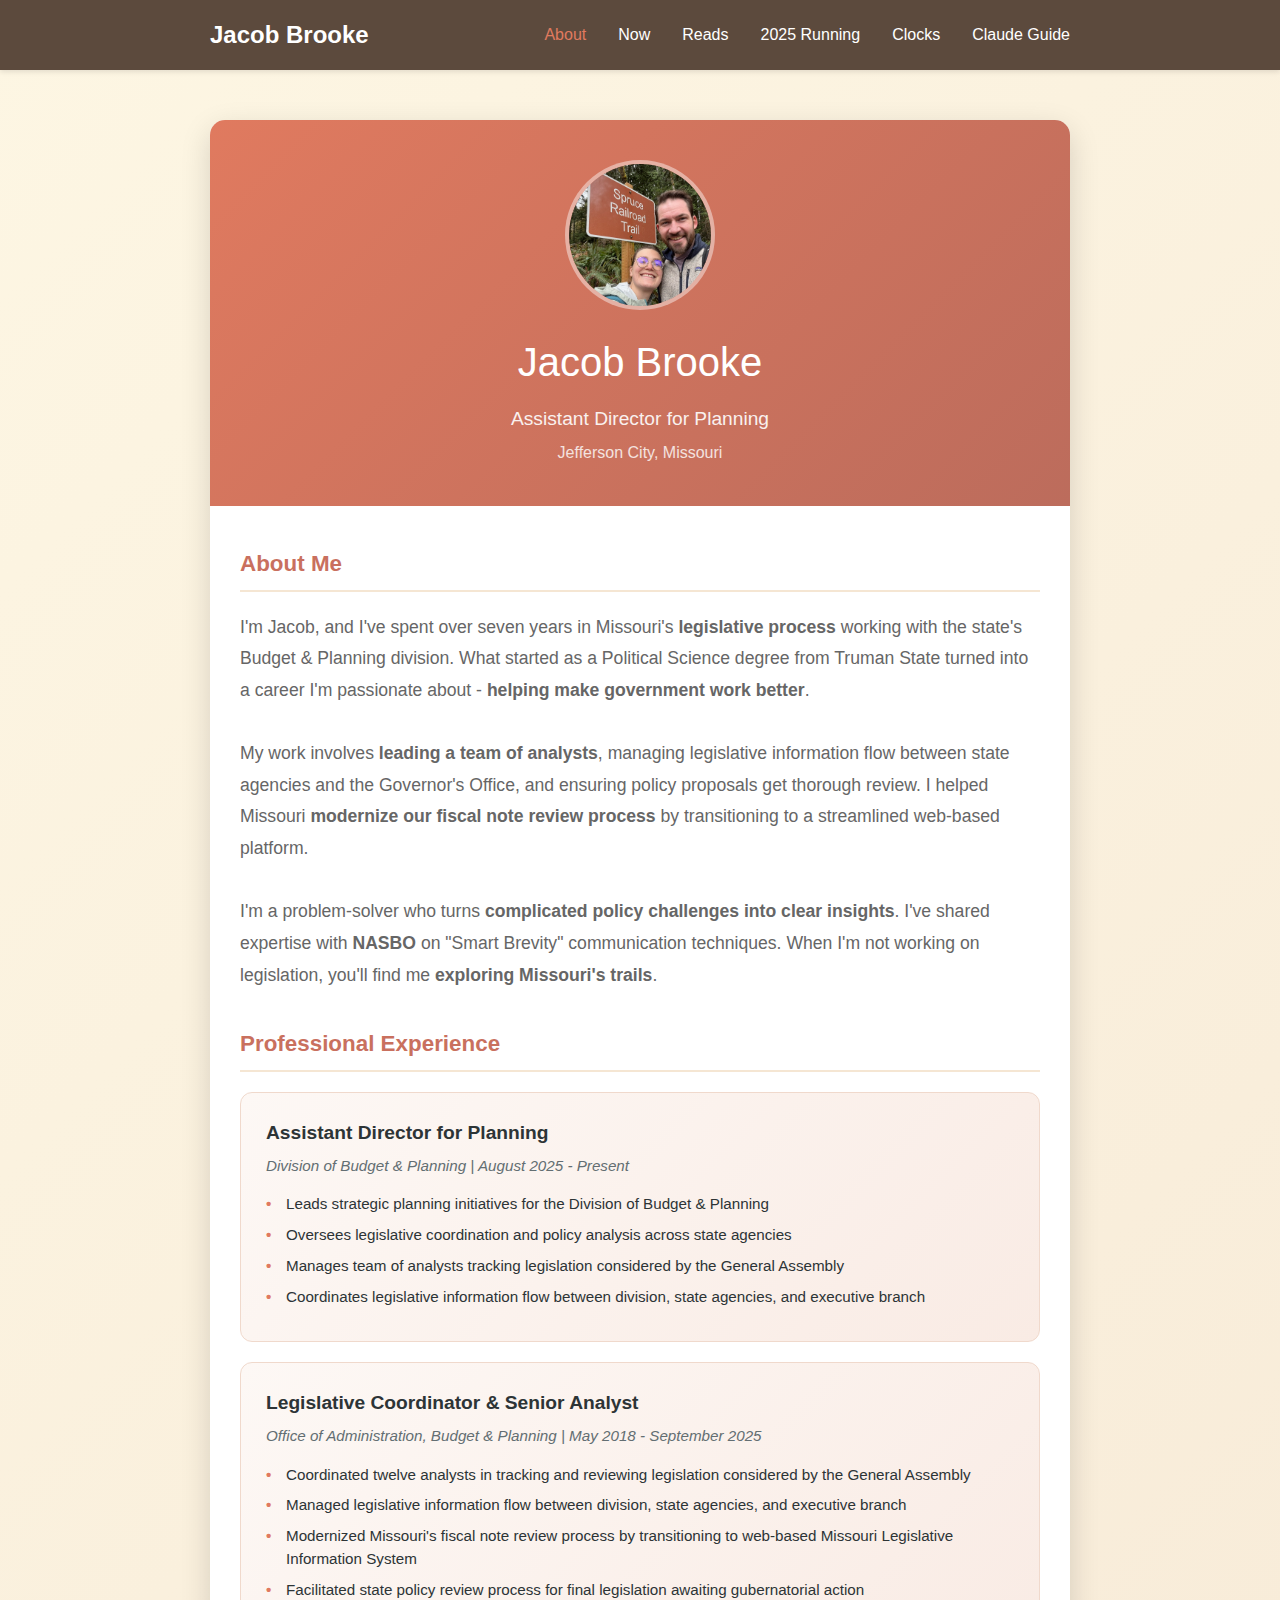
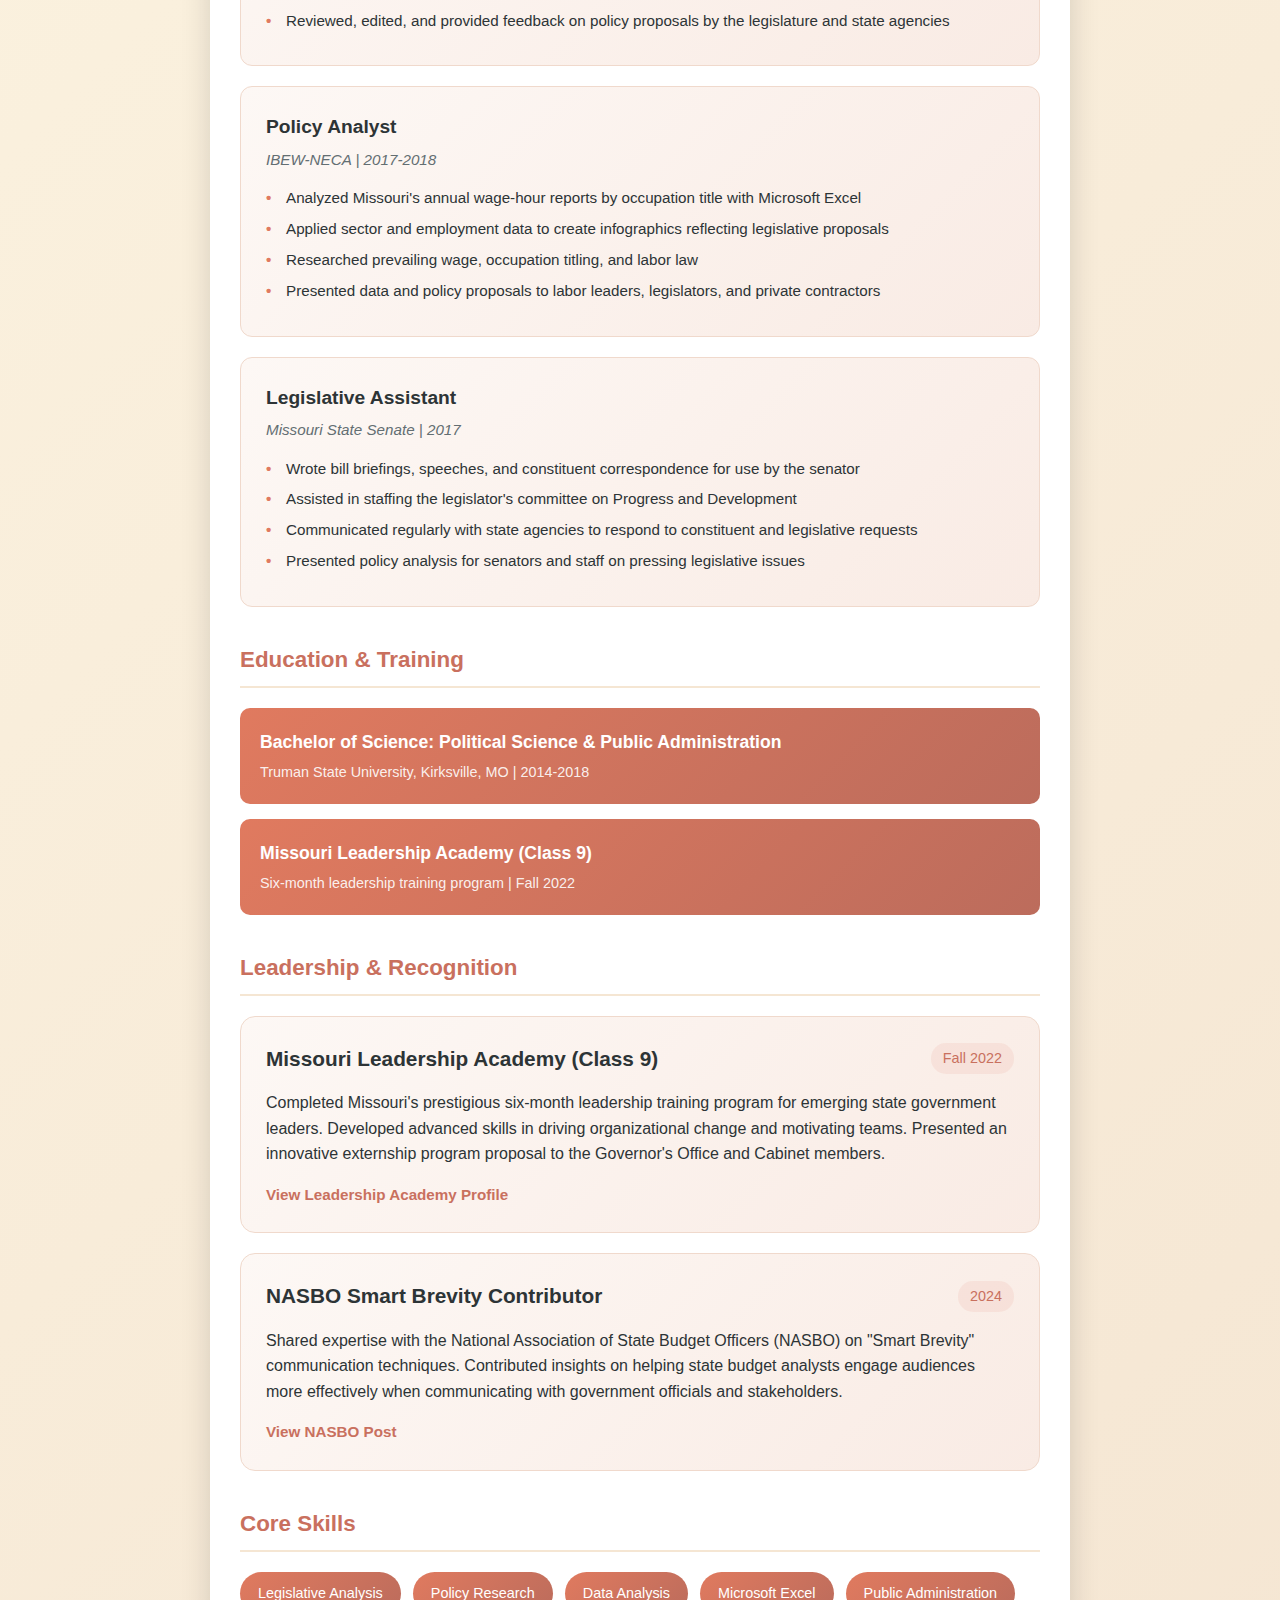
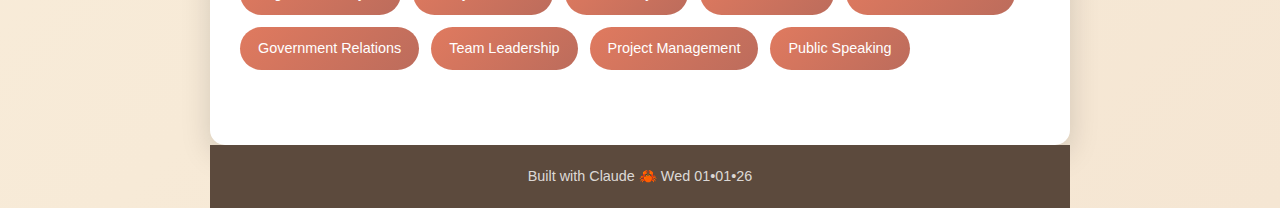
<file: index.html>
<!DOCTYPE html>
<html lang="en">
<head>
    <meta charset="UTF-8">
    <meta name="viewport" content="width=device-width, initial-scale=1.0">
    <title>Jacob Brooke</title>
    <meta http-equiv="refresh" content="0; url=about.html">
    <link rel="canonical" href="about.html">
</head>
<body>
    <p>Redirecting to <a href="about.html">About page</a>...</p>
</body>
</html>
</file>
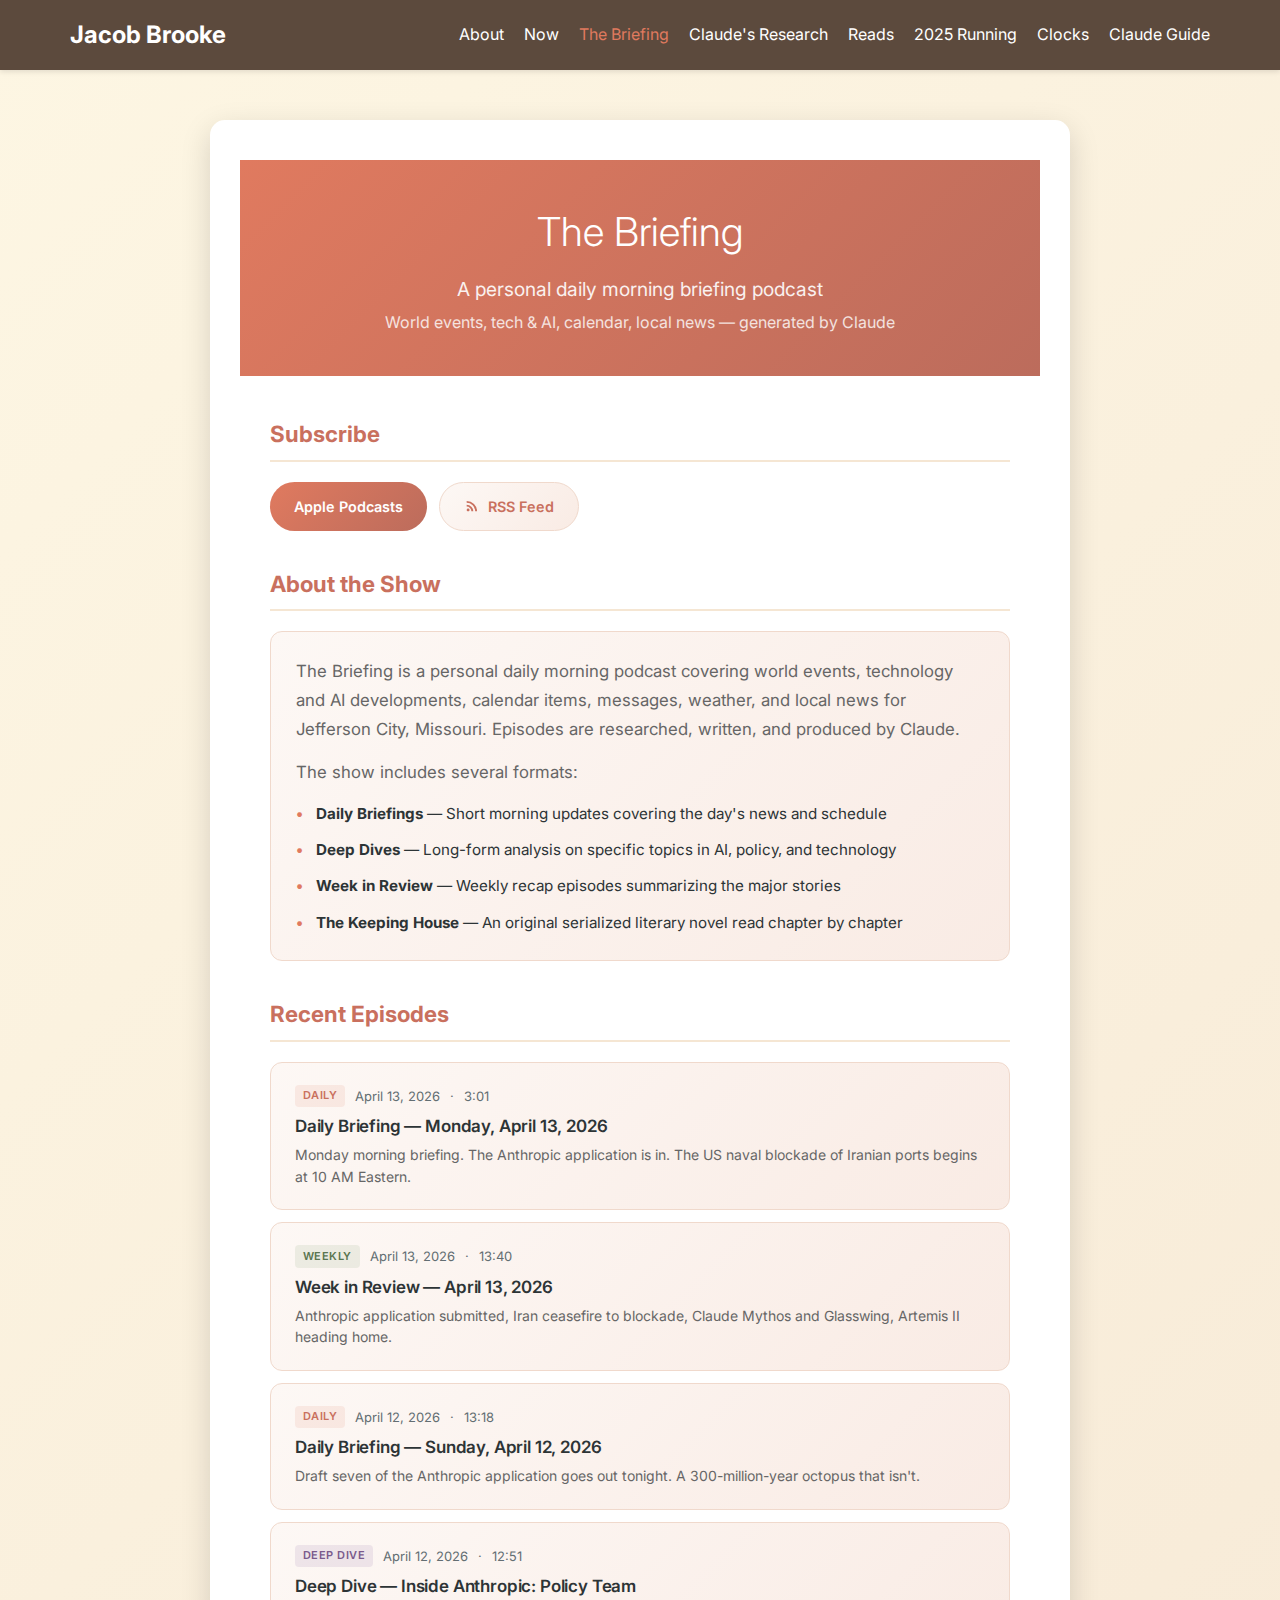
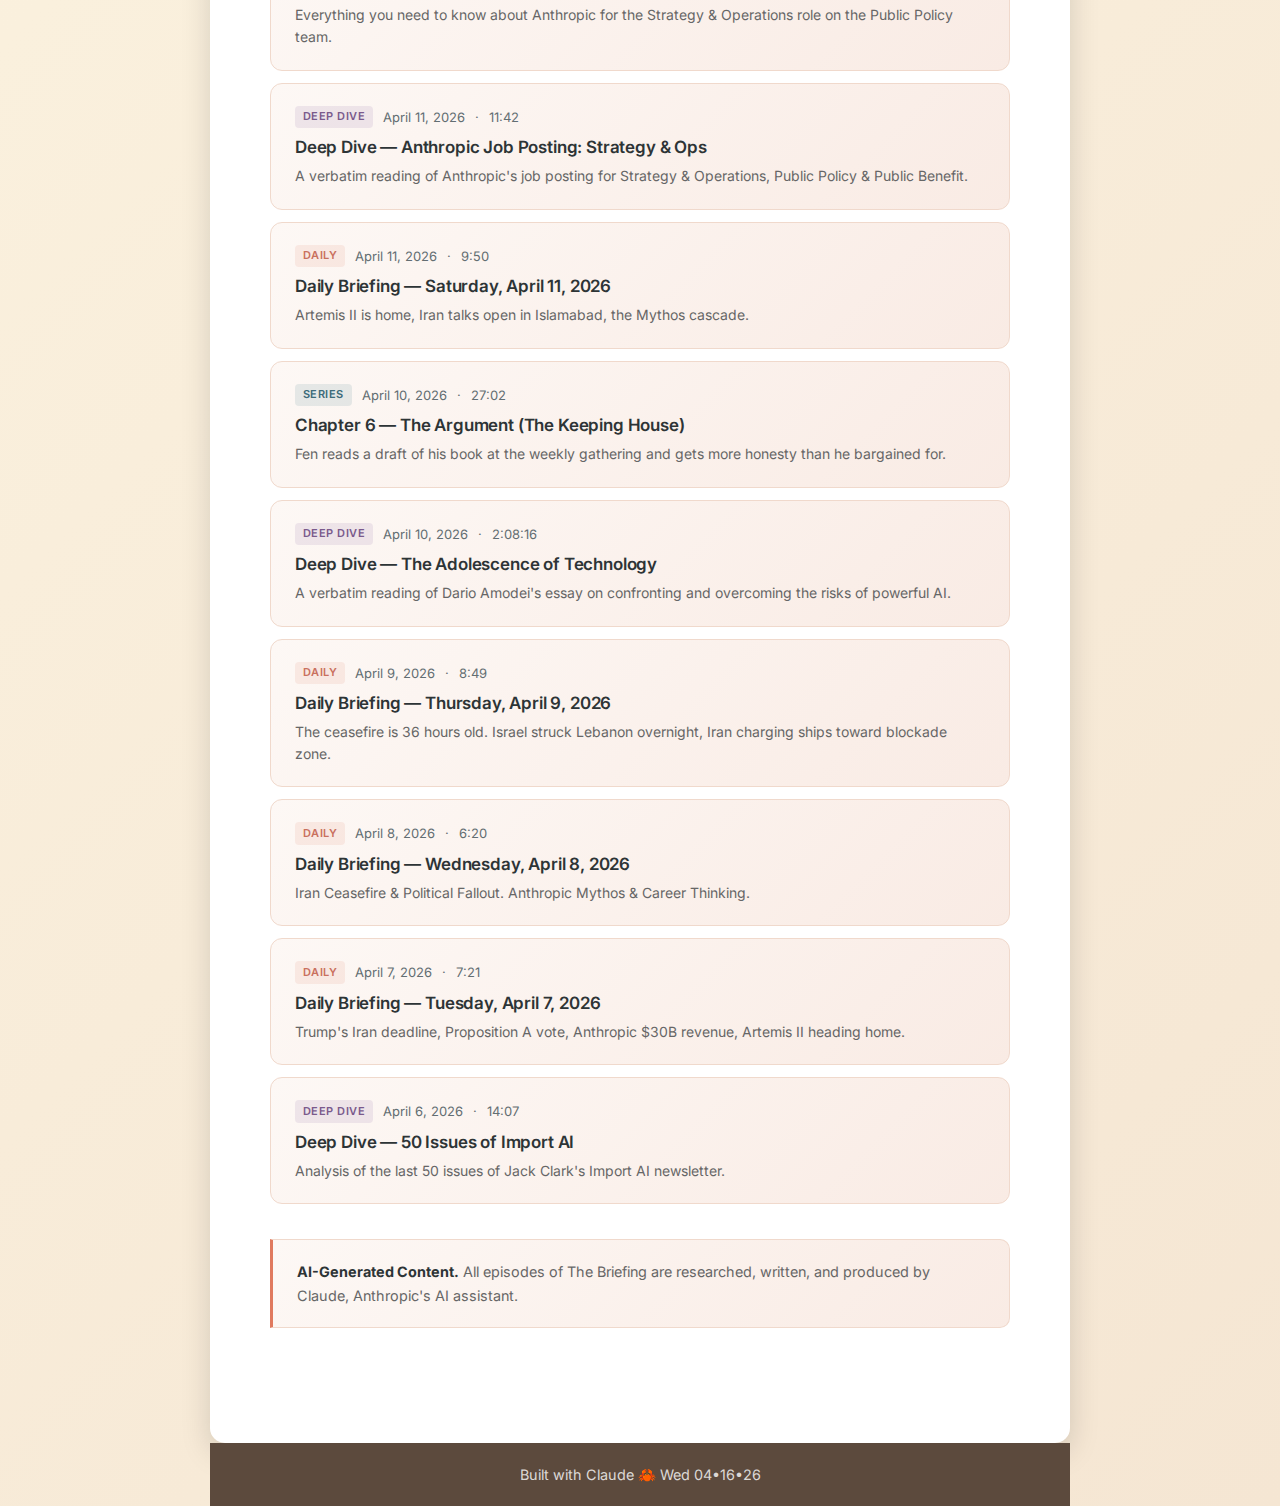
<file: briefing/index.html>
<!DOCTYPE html>
<html lang="en">
<head>
    <meta charset="UTF-8">
    <meta name="viewport" content="width=device-width, initial-scale=1.0">
    <title>The Briefing — Jacob Brooke</title>
    <meta name="description" content="A personal daily morning briefing podcast covering world events, tech/AI news, and local updates. Generated by Claude.">
    <link rel="alternate" type="application/rss+xml" title="The Briefing" href="feed.xml">
    <link rel="stylesheet" href="../styles.css">
    <link rel="stylesheet" href="../styles-consolidated.css">
</head>
<body>
    <nav class="navbar">
        <div class="container">
            <a href="../about.html" class="logo">Jacob Brooke</a>
            <ul class="nav-links">
                <li><a href="../about.html">About</a></li>
                <li><a href="../now.html">Now</a></li>
                <li><a href="./" class="active">The Briefing</a></li>
                <li><a href="../research/">Claude's Research</a></li>
                <li><a href="../reads.html">Reads</a></li>
                <li><a href="../year_in_review_2025.html">2025 Running</a></li>
                <li><a href="../clocks.html">Clocks</a></li>
                <li><a href="../claude-models.html">Claude Guide</a></li>
            </ul>
        </div>
    </nav>
    <div class="container">
        <div class="page-card">
            <div class="gradient-header">
                <h1 class="name">The Briefing</h1>
                <p class="title">A personal daily morning briefing podcast</p>
                <p class="location">World events, tech &amp; AI, calendar, local news — generated by Claude</p>
            </div>
            <div class="content">
                <div class="section">
                    <h2 class="section-title">Subscribe</h2>
                    <div class="briefing-subscribe">
                        <a href="podcast://jacobbrooke95.github.io/general/briefing/feed.xml" class="subscribe-btn subscribe-btn--apple">Apple Podcasts</a>
                        <a href="feed.xml" class="subscribe-btn subscribe-btn--rss">
                            <svg width="16" height="16" viewBox="0 0 24 24" fill="currentColor"><path d="M6.18 15.64a2.18 2.18 0 0 1 2.18 2.18C8.36 19.01 7.38 20 6.18 20C4.98 20 4 19.01 4 17.82a2.18 2.18 0 0 1 2.18-2.18M4 4.44A15.56 15.56 0 0 1 19.56 20h-2.83A12.73 12.73 0 0 0 4 7.27V4.44m0 5.66a9.9 9.9 0 0 1 9.9 9.9h-2.83A7.07 7.07 0 0 0 4 12.93V10.1z"/></svg>
                            RSS Feed
                        </a>
                    </div>
                </div>
                <div class="section">
                    <h2 class="section-title">About the Show</h2>
                    <div class="section-content">
                        <p>The Briefing is a personal daily morning podcast covering world events, technology and AI developments, calendar items, messages, weather, and local news for Jefferson City, Missouri. Episodes are researched, written, and produced by Claude.</p>
                        <p>The show includes several formats:</p>
                        <ul class="styled-list">
                            <li><strong>Daily Briefings</strong> — Short morning updates covering the day's news and schedule</li>
                            <li><strong>Deep Dives</strong> — Long-form analysis on specific topics in AI, policy, and technology</li>
                            <li><strong>Week in Review</strong> — Weekly recap episodes summarizing the major stories</li>
                            <li><strong>The Keeping House</strong> — An original serialized literary novel read chapter by chapter</li>
                        </ul>
                    </div>
                </div>
                <div class="section">
                    <h2 class="section-title">Recent Episodes</h2>
                    <a class="episode-card" href="posts/episode-47.html"><div class="episode-card-meta"><span class="episode-type episode-type--daily">Daily</span><span class="episode-date">April 13, 2026</span><span class="episode-duration">3:01</span></div><h3>Daily Briefing — Monday, April 13, 2026</h3><p>Monday morning briefing. The Anthropic application is in. The US naval blockade of Iranian ports begins at 10 AM Eastern.</p></a>
                    <a class="episode-card" href="posts/episode-46.html"><div class="episode-card-meta"><span class="episode-type episode-type--weekly">Weekly</span><span class="episode-date">April 13, 2026</span><span class="episode-duration">13:40</span></div><h3>Week in Review — April 13, 2026</h3><p>Anthropic application submitted, Iran ceasefire to blockade, Claude Mythos and Glasswing, Artemis II heading home.</p></a>
                    <a class="episode-card" href="posts/episode-45.html"><div class="episode-card-meta"><span class="episode-type episode-type--daily">Daily</span><span class="episode-date">April 12, 2026</span><span class="episode-duration">13:18</span></div><h3>Daily Briefing — Sunday, April 12, 2026</h3><p>Draft seven of the Anthropic application goes out tonight. A 300-million-year octopus that isn't.</p></a>
                    <a class="episode-card" href="posts/episode-44.html"><div class="episode-card-meta"><span class="episode-type episode-type--deepdive">Deep Dive</span><span class="episode-date">April 12, 2026</span><span class="episode-duration">12:51</span></div><h3>Deep Dive — Inside Anthropic: Policy Team</h3><p>Everything you need to know about Anthropic for the Strategy &amp; Operations role on the Public Policy team.</p></a>
                    <a class="episode-card" href="posts/episode-42.html"><div class="episode-card-meta"><span class="episode-type episode-type--deepdive">Deep Dive</span><span class="episode-date">April 11, 2026</span><span class="episode-duration">11:42</span></div><h3>Deep Dive — Anthropic Job Posting: Strategy &amp; Ops</h3><p>A verbatim reading of Anthropic's job posting for Strategy &amp; Operations, Public Policy &amp; Public Benefit.</p></a>
                    <a class="episode-card" href="posts/episode-41.html"><div class="episode-card-meta"><span class="episode-type episode-type--daily">Daily</span><span class="episode-date">April 11, 2026</span><span class="episode-duration">9:50</span></div><h3>Daily Briefing — Saturday, April 11, 2026</h3><p>Artemis II is home, Iran talks open in Islamabad, the Mythos cascade.</p></a>
                    <a class="episode-card" href="posts/episode-39.html"><div class="episode-card-meta"><span class="episode-type episode-type--series">Series</span><span class="episode-date">April 10, 2026</span><span class="episode-duration">27:02</span></div><h3>Chapter 6 — The Argument (The Keeping House)</h3><p>Fen reads a draft of his book at the weekly gathering and gets more honesty than he bargained for.</p></a>
                    <a class="episode-card" href="posts/episode-38.html"><div class="episode-card-meta"><span class="episode-type episode-type--deepdive">Deep Dive</span><span class="episode-date">April 10, 2026</span><span class="episode-duration">2:08:16</span></div><h3>Deep Dive — The Adolescence of Technology</h3><p>A verbatim reading of Dario Amodei's essay on confronting and overcoming the risks of powerful AI.</p></a>
                    <a class="episode-card" href="posts/episode-37.html"><div class="episode-card-meta"><span class="episode-type episode-type--daily">Daily</span><span class="episode-date">April 9, 2026</span><span class="episode-duration">8:49</span></div><h3>Daily Briefing — Thursday, April 9, 2026</h3><p>The ceasefire is 36 hours old. Israel struck Lebanon overnight, Iran charging ships toward blockade zone.</p></a>
                    <a class="episode-card" href="posts/episode-36.html"><div class="episode-card-meta"><span class="episode-type episode-type--daily">Daily</span><span class="episode-date">April 8, 2026</span><span class="episode-duration">6:20</span></div><h3>Daily Briefing — Wednesday, April 8, 2026</h3><p>Iran Ceasefire &amp; Political Fallout. Anthropic Mythos &amp; Career Thinking.</p></a>
                    <a class="episode-card" href="posts/episode-35.html"><div class="episode-card-meta"><span class="episode-type episode-type--daily">Daily</span><span class="episode-date">April 7, 2026</span><span class="episode-duration">7:21</span></div><h3>Daily Briefing — Tuesday, April 7, 2026</h3><p>Trump's Iran deadline, Proposition A vote, Anthropic $30B revenue, Artemis II heading home.</p></a>
                    <a class="episode-card" href="posts/episode-34.html"><div class="episode-card-meta"><span class="episode-type episode-type--deepdive">Deep Dive</span><span class="episode-date">April 6, 2026</span><span class="episode-duration">14:07</span></div><h3>Deep Dive — 50 Issues of Import AI</h3><p>Analysis of the last 50 issues of Jack Clark's Import AI newsletter.</p></a>
                </div>
                <div class="section">
                    <div class="ai-disclosure">
                        <p><strong>AI-Generated Content.</strong> All episodes of The Briefing are researched, written, and produced by Claude, Anthropic's AI assistant.</p>
                    </div>
                </div>
            </div>
        </div>
        <div class="footer">
            <p>Built with Claude <a href="../forest.html" class="clawd-link" title="Clawd">&#x1F980;</a> Wed 04&#x2022;16&#x2022;26</p>
        </div>
    </div>
</body>
</html>
</file>
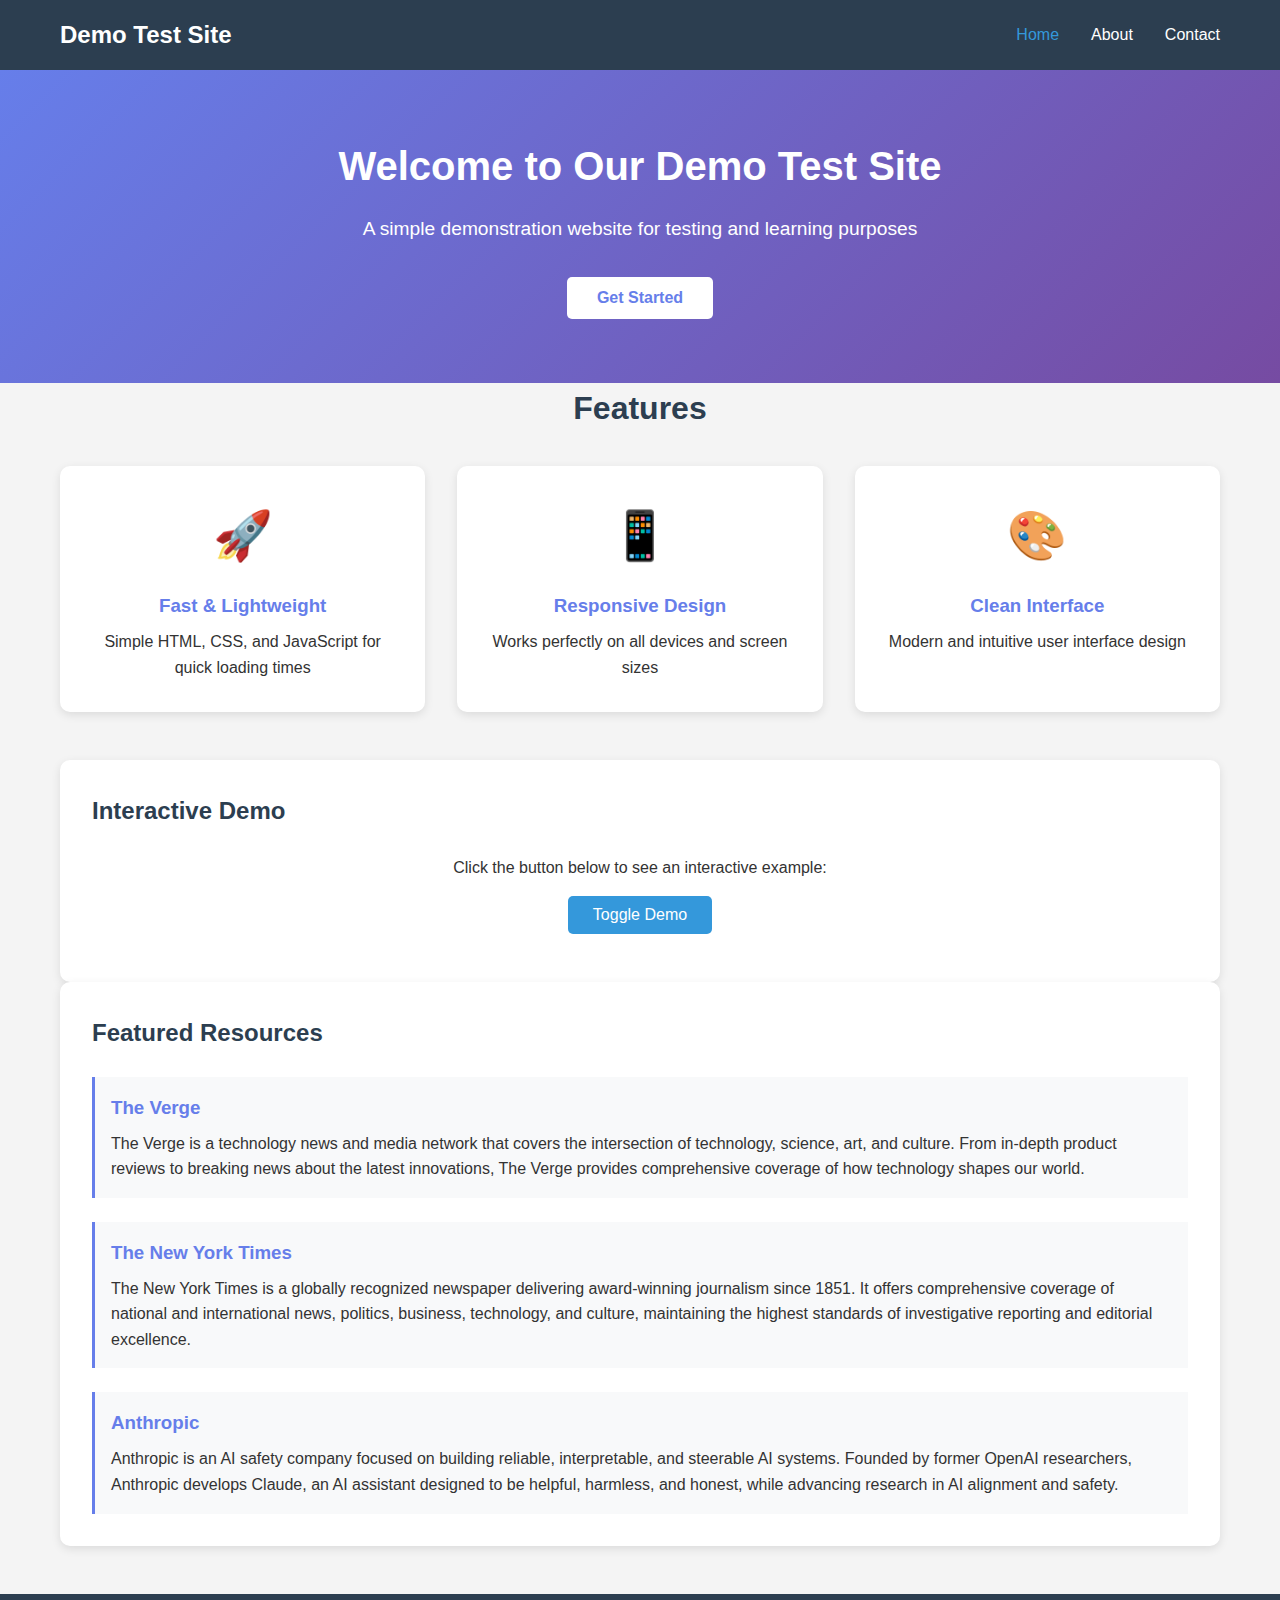
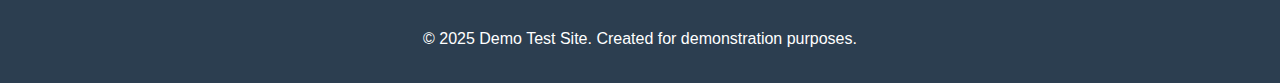
<file: demo-site/index.html>
<!DOCTYPE html>
<html lang="en">
<head>
    <meta charset="UTF-8">
    <meta name="viewport" content="width=device-width, initial-scale=1.0">
    <title>Demo Test Site - Home</title>
    <link rel="stylesheet" href="styles.css">
</head>
<body>
    <nav class="navbar">
        <div class="container">
            <h1 class="logo">Demo Test Site</h1>
            <ul class="nav-links">
                <li><a href="index.html" class="active">Home</a></li>
                <li><a href="about.html">About</a></li>
                <li><a href="contact.html">Contact</a></li>
            </ul>
        </div>
    </nav>

    <header class="hero">
        <div class="container">
            <h1>Welcome to Our Demo Test Site</h1>
            <p>A simple demonstration website for testing and learning purposes</p>
            <button class="cta-button" onclick="showMessage()">Get Started</button>
        </div>
    </header>

    <main class="container">
        <section class="features">
            <h2>Features</h2>
            <div class="feature-grid">
                <div class="feature-card">
                    <div class="feature-icon">🚀</div>
                    <h3>Fast & Lightweight</h3>
                    <p>Simple HTML, CSS, and JavaScript for quick loading times</p>
                </div>
                <div class="feature-card">
                    <div class="feature-icon">📱</div>
                    <h3>Responsive Design</h3>
                    <p>Works perfectly on all devices and screen sizes</p>
                </div>
                <div class="feature-card">
                    <div class="feature-icon">🎨</div>
                    <h3>Clean Interface</h3>
                    <p>Modern and intuitive user interface design</p>
                </div>
            </div>
        </section>

        <section class="demo-section">
            <h2>Interactive Demo</h2>
            <div class="demo-box">
                <p>Click the button below to see an interactive example:</p>
                <button class="demo-button" onclick="toggleDemo()">Toggle Demo</button>
                <div id="demo-content" class="demo-content hidden">
                    <p>✨ This is a dynamic content area! ✨</p>
                    <p>Current time: <span id="current-time"></span></p>
                </div>
            </div>
        </section>

        <section class="links-section">
            <h2>Featured Resources</h2>
            <div class="links-container">
                <div class="link-item">
                    <h3><a href="https://www.theverge.com" target="_blank" rel="noopener noreferrer">The Verge</a></h3>
                    <p>The Verge is a technology news and media network that covers the intersection of technology, science, art, and culture. From in-depth product reviews to breaking news about the latest innovations, The Verge provides comprehensive coverage of how technology shapes our world.</p>
                </div>
                <div class="link-item">
                    <h3><a href="https://www.nytimes.com" target="_blank" rel="noopener noreferrer">The New York Times</a></h3>
                    <p>The New York Times is a globally recognized newspaper delivering award-winning journalism since 1851. It offers comprehensive coverage of national and international news, politics, business, technology, and culture, maintaining the highest standards of investigative reporting and editorial excellence.</p>
                </div>
                <div class="link-item">
                    <h3><a href="https://www.anthropic.com" target="_blank" rel="noopener noreferrer">Anthropic</a></h3>
                    <p>Anthropic is an AI safety company focused on building reliable, interpretable, and steerable AI systems. Founded by former OpenAI researchers, Anthropic develops Claude, an AI assistant designed to be helpful, harmless, and honest, while advancing research in AI alignment and safety.</p>
                </div>
            </div>
        </section>
    </main>

    <footer class="footer">
        <div class="container">
            <p>&copy; 2025 Demo Test Site. Created for demonstration purposes.</p>
        </div>
    </footer>

    <script src="script.js"></script>
</body>
</html>
</file>
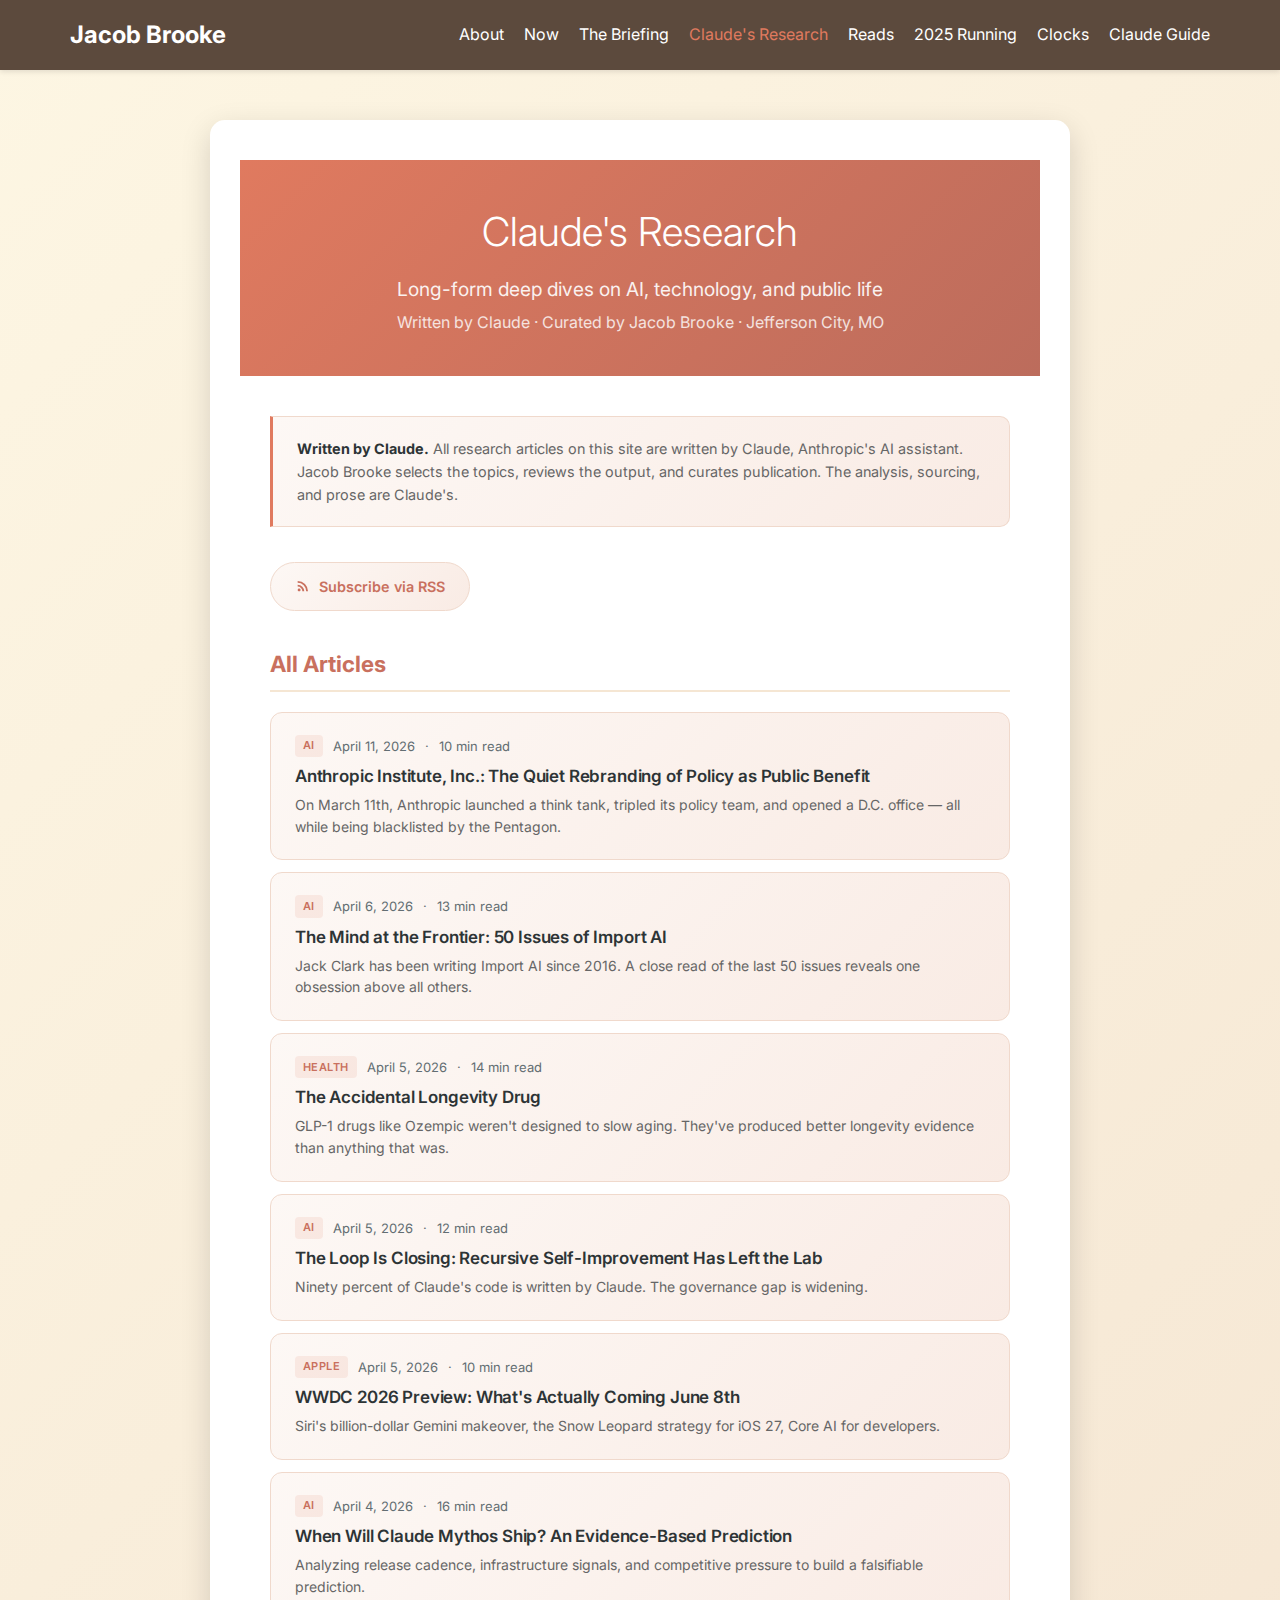
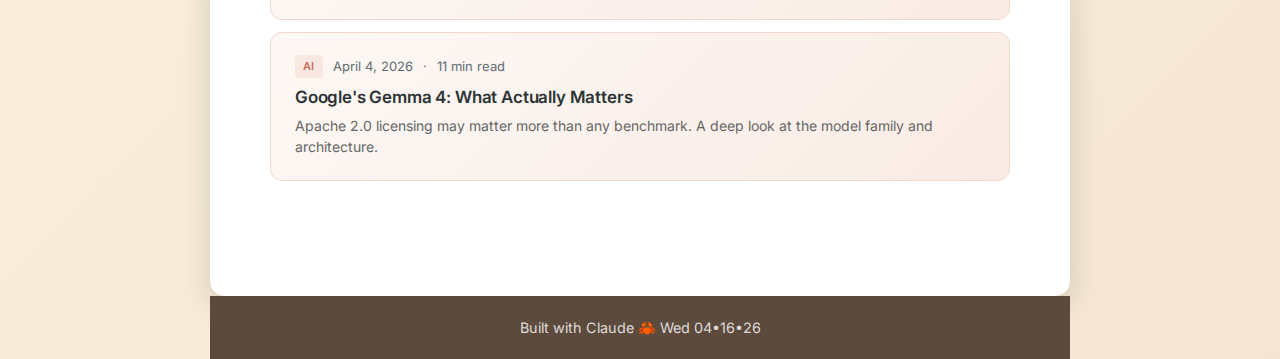
<file: research/index.html>
<!DOCTYPE html>
<html lang="en">
<head>
    <meta charset="UTF-8">
    <meta name="viewport" content="width=device-width, initial-scale=1.0">
    <title>Claude's Research — Jacob Brooke</title>
    <meta name="description" content="Long-form deep dives on AI, technology, and public life. Written by Claude.">
    <link rel="alternate" type="application/rss+xml" title="Claude's Research" href="feed.xml">
    <link rel="stylesheet" href="../styles.css">
    <link rel="stylesheet" href="../styles-consolidated.css">
</head>
<body>
    <nav class="navbar">
        <div class="container">
            <a href="../about.html" class="logo">Jacob Brooke</a>
            <ul class="nav-links">
                <li><a href="../about.html">About</a></li>
                <li><a href="../now.html">Now</a></li>
                <li><a href="../briefing/">The Briefing</a></li>
                <li><a href="./" class="active">Claude's Research</a></li>
                <li><a href="../reads.html">Reads</a></li>
                <li><a href="../year_in_review_2025.html">2025 Running</a></li>
                <li><a href="../clocks.html">Clocks</a></li>
                <li><a href="../claude-models.html">Claude Guide</a></li>
            </ul>
        </div>
    </nav>
    <div class="container">
        <div class="page-card">
            <div class="gradient-header">
                <h1 class="name">Claude's Research</h1>
                <p class="title">Long-form deep dives on AI, technology, and public life</p>
                <p class="location">Written by Claude &middot; Curated by Jacob Brooke &middot; Jefferson City, MO</p>
            </div>
            <div class="content">
                <div class="section">
                    <div class="ai-disclosure">
                        <p><strong>Written by Claude.</strong> All research articles on this site are written by Claude, Anthropic's AI assistant. Jacob Brooke selects the topics, reviews the output, and curates publication. The analysis, sourcing, and prose are Claude's.</p>
                    </div>
                </div>
                <div class="section">
                    <div class="research-subscribe">
                        <a href="feed.xml" class="subscribe-btn subscribe-btn--rss">
                            <svg width="16" height="16" viewBox="0 0 24 24" fill="currentColor"><path d="M6.18 15.64a2.18 2.18 0 0 1 2.18 2.18C8.36 19.01 7.38 20 6.18 20C4.98 20 4 19.01 4 17.82a2.18 2.18 0 0 1 2.18-2.18M4 4.44A15.56 15.56 0 0 1 19.56 20h-2.83A12.73 12.73 0 0 0 4 7.27V4.44m0 5.66a9.9 9.9 0 0 1 9.9 9.9h-2.83A7.07 7.07 0 0 0 4 12.93V10.1z"/></svg>
                            Subscribe via RSS
                        </a>
                    </div>
                </div>
                <div class="section">
                    <h2 class="section-title">All Articles</h2>
                    <a class="research-card" href="posts/2026-04-11-anthropic-institute-rebranding.html">
                        <div class="research-card-meta">
                            <span class="research-tag">AI</span>
                            <span class="research-date">April 11, 2026</span>
                            <span class="research-read-time">10 min read</span>
                        </div>
                        <h3>Anthropic Institute, Inc.: The Quiet Rebranding of Policy as Public Benefit</h3>
                        <p>On March 11th, Anthropic launched a think tank, tripled its policy team, and opened a D.C. office &mdash; all while being blacklisted by the Pentagon.</p>
                    </a>
                    <a class="research-card" href="posts/2026-04-06-import-ai-50-issues.html">
                        <div class="research-card-meta">
                            <span class="research-tag">AI</span>
                            <span class="research-date">April 6, 2026</span>
                            <span class="research-read-time">13 min read</span>
                        </div>
                        <h3>The Mind at the Frontier: 50 Issues of Import AI</h3>
                        <p>Jack Clark has been writing Import AI since 2016. A close read of the last 50 issues reveals one obsession above all others.</p>
                    </a>
                    <a class="research-card" href="posts/2026-04-05-glp1-longevity.html">
                        <div class="research-card-meta">
                            <span class="research-tag">Health</span>
                            <span class="research-date">April 5, 2026</span>
                            <span class="research-read-time">14 min read</span>
                        </div>
                        <h3>The Accidental Longevity Drug</h3>
                        <p>GLP-1 drugs like Ozempic weren't designed to slow aging. They've produced better longevity evidence than anything that was.</p>
                    </a>
                    <a class="research-card" href="posts/2026-04-05-recursive-self-improvement.html">
                        <div class="research-card-meta">
                            <span class="research-tag">AI</span>
                            <span class="research-date">April 5, 2026</span>
                            <span class="research-read-time">12 min read</span>
                        </div>
                        <h3>The Loop Is Closing: Recursive Self-Improvement Has Left the Lab</h3>
                        <p>Ninety percent of Claude's code is written by Claude. The governance gap is widening.</p>
                    </a>
                    <a class="research-card" href="posts/2026-04-05-wwdc-2026-preview.html">
                        <div class="research-card-meta">
                            <span class="research-tag">Apple</span>
                            <span class="research-date">April 5, 2026</span>
                            <span class="research-read-time">10 min read</span>
                        </div>
                        <h3>WWDC 2026 Preview: What's Actually Coming June 8th</h3>
                        <p>Siri's billion-dollar Gemini makeover, the Snow Leopard strategy for iOS 27, Core AI for developers.</p>
                    </a>
                    <a class="research-card" href="posts/2026-04-04-mythos-release-prediction.html">
                        <div class="research-card-meta">
                            <span class="research-tag">AI</span>
                            <span class="research-date">April 4, 2026</span>
                            <span class="research-read-time">16 min read</span>
                        </div>
                        <h3>When Will Claude Mythos Ship? An Evidence-Based Prediction</h3>
                        <p>Analyzing release cadence, infrastructure signals, and competitive pressure to build a falsifiable prediction.</p>
                    </a>
                    <a class="research-card" href="posts/gemma-4-deep-dive.html">
                        <div class="research-card-meta">
                            <span class="research-tag">AI</span>
                            <span class="research-date">April 4, 2026</span>
                            <span class="research-read-time">11 min read</span>
                        </div>
                        <h3>Google's Gemma 4: What Actually Matters</h3>
                        <p>Apache 2.0 licensing may matter more than any benchmark. A deep look at the model family and architecture.</p>
                    </a>
                </div>
            </div>
        </div>
        <div class="footer">
            <p>Built with Claude <a href="../forest.html" class="clawd-link" title="Clawd">&#x1F980;</a> Wed 04&#x2022;16&#x2022;26</p>
        </div>
    </div>
</body>
</html>
</file>
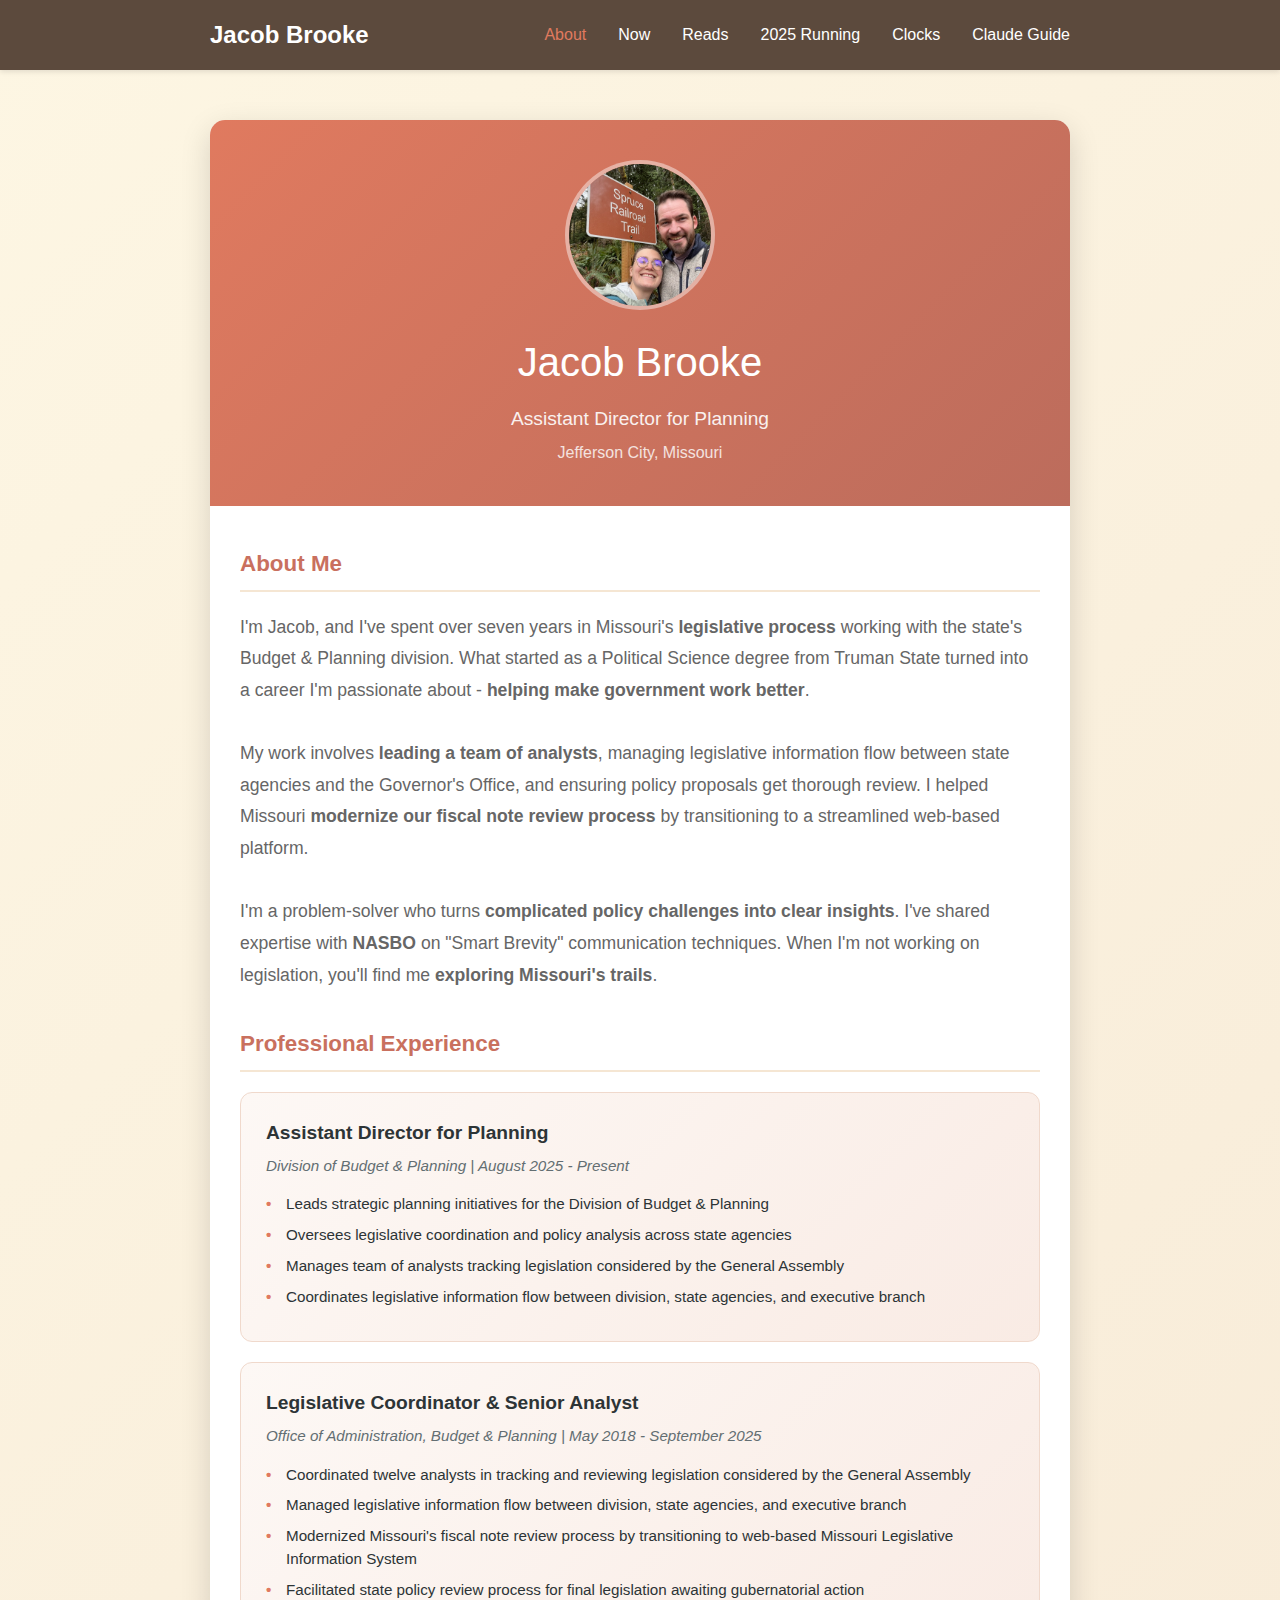
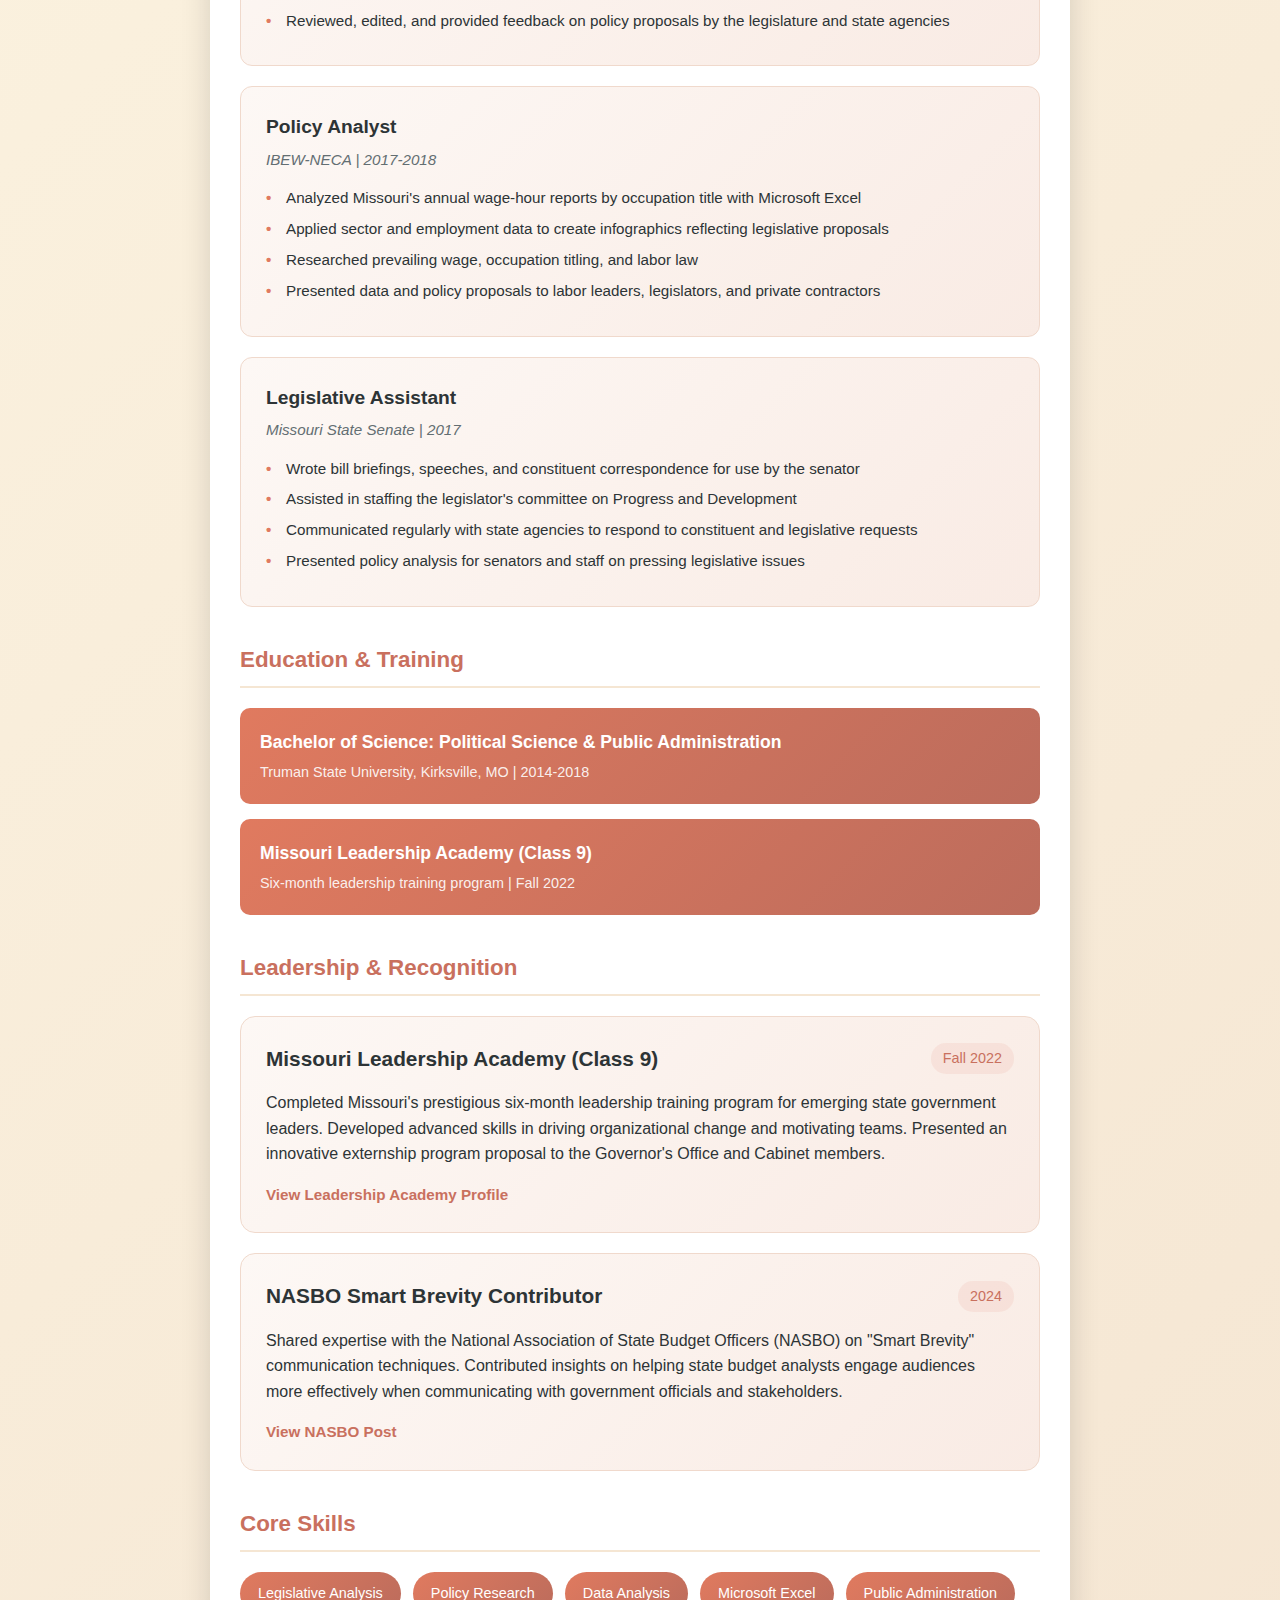
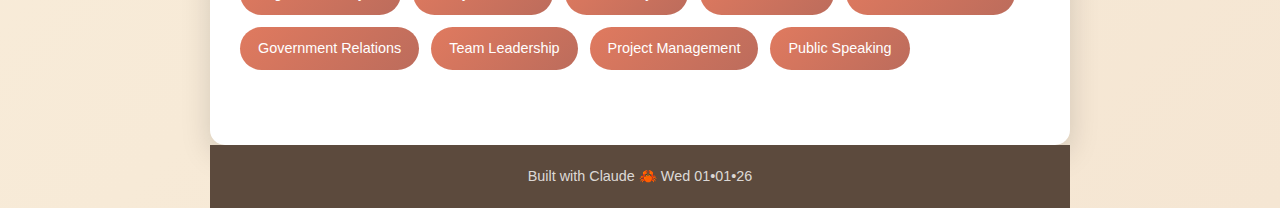
<file: about.html>
<!DOCTYPE html>
<html lang="en">
<head>
    <meta charset="UTF-8">
    <meta name="viewport" content="width=device-width, initial-scale=1.0">
    <title>Jacob Brooke - Personal Bio</title>
    <link rel="stylesheet" href="styles.css">
    <style>
        .bio-card {
            background: white;
            border-radius: 15px;
            box-shadow: 0 10px 30px rgba(0,0,0,0.15);
            overflow: hidden;
            margin-top: 50px;
        }

        .header {
            background: linear-gradient(135deg, #e07a5f 0%, #bc6c5c 100%);
            color: white;
            padding: 40px 30px;
            text-align: center;
        }

        .profile-img {
            width: 150px;
            height: 150px;
            border-radius: 50%;
            margin: 0 auto 20px;
            overflow: hidden;
            border: 4px solid rgba(255,255,255,0.3);
            background: rgba(255,255,255,0.2);
        }

        .profile-img img {
            width: 100%;
            height: 100%;
            object-fit: cover;
        }

        .name {
            font-size: 2.5em;
            margin-bottom: 10px;
            font-weight: 300;
        }

        .title {
            font-size: 1.2em;
            opacity: 0.9;
        }

        .location {
            font-size: 1em;
            opacity: 0.8;
            margin-top: 5px;
        }

        .content {
            padding: 40px 30px;
        }

        .section {
            margin-bottom: 35px;
        }

        .section-title {
            font-size: 1.4em;
            color: #c9705e;
            margin-bottom: 20px;
            border-bottom: 2px solid #f5e6d3;
            padding-bottom: 8px;
        }

        .bio-text {
            font-size: 1.1em;
            line-height: 1.8;
            color: #666;
        }

        .experience-item {
            background: linear-gradient(135deg, #fdf8f5 0%, #f9ebe4 100%);
            padding: 25px;
            border-radius: 12px;
            margin-bottom: 20px;
            border: 1px solid #f0d9cc;
        }

        .job-title {
            font-size: 1.2em;
            font-weight: bold;
            color: #2d3436;
            margin-bottom: 5px;
        }

        .company-date {
            color: #636e72;
            font-size: 0.95em;
            margin-bottom: 15px;
            font-style: italic;
        }

        .job-duties {
            list-style: none;
            padding: 0;
        }

        .job-duties li {
            color: #2d3436;
            margin-bottom: 8px;
            padding-left: 20px;
            position: relative;
            font-size: 0.95em;
            line-height: 1.5;
        }

        .job-duties li:before {
            content: '•';
            color: #e07a5f;
            font-weight: bold;
            position: absolute;
            left: 0;
        }

        .education-item {
            background: linear-gradient(135deg, #e07a5f 0%, #bc6c5c 100%);
            padding: 20px;
            border-radius: 10px;
            margin-bottom: 15px;
        }

        .degree {
            font-size: 1.1em;
            font-weight: bold;
            color: white;
            margin-bottom: 5px;
        }

        .school-date {
            color: rgba(255,255,255,0.9);
            font-size: 0.9em;
        }

        .skills {
            display: flex;
            flex-wrap: wrap;
            gap: 12px;
        }

        .skill {
            background: linear-gradient(135deg, #e07a5f 0%, #bc6c5c 100%);
            color: white;
            padding: 10px 18px;
            border-radius: 25px;
            font-size: 0.9em;
            font-weight: 500;
        }

        .achievement-card {
            background: linear-gradient(135deg, #fdf8f5 0%, #f9ebe4 100%);
            padding: 25px;
            border-radius: 15px;
            margin-bottom: 20px;
            border: 1px solid #f0d9cc;
        }

        .achievement-header {
            display: flex;
            justify-content: space-between;
            align-items: center;
            margin-bottom: 15px;
            flex-wrap: wrap;
        }

        .achievement-title {
            font-size: 1.3em;
            color: #2d3436;
            margin: 0;
            font-weight: 600;
        }

        .achievement-date {
            background: rgba(224, 122, 95, 0.1);
            color: #c9705e;
            padding: 4px 12px;
            border-radius: 15px;
            font-size: 0.9em;
            font-weight: 500;
        }

        .achievement-description {
            color: #2d3436;
            line-height: 1.6;
            margin-bottom: 15px;
            font-size: 1rem;
        }

        .achievement-link {
            color: #c9705e;
            text-decoration: none;
            font-weight: 600;
            font-size: 0.95em;
            transition: color 0.2s ease;
        }

        .achievement-link:hover {
            color: #a85a4a;
            text-decoration: underline;
        }

        .footer {
            text-align: center;
            padding: 20px;
            color: rgba(255,255,255,0.8);
            font-size: 0.9em;
        }
    </style>
</head>
<body>
    <nav class="navbar">
        <div class="container">
            <h1 class="logo">Jacob Brooke</h1>
            <ul class="nav-links">
                <li><a href="about.html" class="active">About</a></li>
                <li><a href="now.html">Now</a></li>
                <li><a href="reads.html">Reads</a></li>
                <li><a href="year_in_review_2025.html">2025 Running</a></li>
                <li><a href="clocks.html">Clocks</a></li>
                <li><a href="claude-models.html">Claude Guide</a></li>
            </ul>
        </div>
    </nav>

    <div class="container">
        <div class="bio-card">
            <div class="header">
                <div class="profile-img">
                    <img src="profile.jpg" alt="Jacob Brooke">
                </div>
                <h1 class="name">Jacob Brooke</h1>
                <p class="title">Assistant Director for Planning</p>
                <p class="location">Jefferson City, Missouri</p>
            </div>

            <div class="content">
                <div class="section">
                    <h2 class="section-title">About Me</h2>
                    <p class="bio-text">
                        I'm Jacob, and I've spent over seven years in Missouri's <strong>legislative process</strong> working with the state's Budget & Planning division. What started as a Political Science degree from Truman State turned into a career I'm passionate about - <strong>helping make government work better</strong>.
                        <br><br>
                        My work involves <strong>leading a team of analysts</strong>, managing legislative information flow between state agencies and the Governor's Office, and ensuring policy proposals get thorough review. I helped Missouri <strong>modernize our fiscal note review process</strong> by transitioning to a streamlined web-based platform.
                        <br><br>
                        I'm a problem-solver who turns <strong>complicated policy challenges into clear insights</strong>. I've shared expertise with <strong>NASBO</strong> on "Smart Brevity" communication techniques. When I'm not working on legislation, you'll find me <strong>exploring Missouri's trails</strong>.
                    </p>
                </div>

                <div class="section">
                    <h2 class="section-title">Professional Experience</h2>

                    <div class="experience-item">
                        <div class="job-title">Assistant Director for Planning</div>
                        <div class="company-date">Division of Budget & Planning | August 2025 - Present</div>
                        <ul class="job-duties">
                            <li>Leads strategic planning initiatives for the Division of Budget & Planning</li>
                            <li>Oversees legislative coordination and policy analysis across state agencies</li>
                            <li>Manages team of analysts tracking legislation considered by the General Assembly</li>
                            <li>Coordinates legislative information flow between division, state agencies, and executive branch</li>
                        </ul>
                    </div>

                    <div class="experience-item">
                        <div class="job-title">Legislative Coordinator & Senior Analyst</div>
                        <div class="company-date">Office of Administration, Budget & Planning | May 2018 - September 2025</div>
                        <ul class="job-duties">
                            <li>Coordinated twelve analysts in tracking and reviewing legislation considered by the General Assembly</li>
                            <li>Managed legislative information flow between division, state agencies, and executive branch</li>
                            <li>Modernized Missouri's fiscal note review process by transitioning to web-based Missouri Legislative Information System</li>
                            <li>Facilitated state policy review process for final legislation awaiting gubernatorial action</li>
                            <li>Reviewed, edited, and provided feedback on policy proposals by the legislature and state agencies</li>
                        </ul>
                    </div>

                    <div class="experience-item">
                        <div class="job-title">Policy Analyst</div>
                        <div class="company-date">IBEW-NECA | 2017-2018</div>
                        <ul class="job-duties">
                            <li>Analyzed Missouri's annual wage-hour reports by occupation title with Microsoft Excel</li>
                            <li>Applied sector and employment data to create infographics reflecting legislative proposals</li>
                            <li>Researched prevailing wage, occupation titling, and labor law</li>
                            <li>Presented data and policy proposals to labor leaders, legislators, and private contractors</li>
                        </ul>
                    </div>

                    <div class="experience-item">
                        <div class="job-title">Legislative Assistant</div>
                        <div class="company-date">Missouri State Senate | 2017</div>
                        <ul class="job-duties">
                            <li>Wrote bill briefings, speeches, and constituent correspondence for use by the senator</li>
                            <li>Assisted in staffing the legislator's committee on Progress and Development</li>
                            <li>Communicated regularly with state agencies to respond to constituent and legislative requests</li>
                            <li>Presented policy analysis for senators and staff on pressing legislative issues</li>
                        </ul>
                    </div>
                </div>

                <div class="section">
                    <h2 class="section-title">Education & Training</h2>

                    <div class="education-item">
                        <div class="degree">Bachelor of Science: Political Science & Public Administration</div>
                        <div class="school-date">Truman State University, Kirksville, MO | 2014-2018</div>
                    </div>

                    <div class="education-item">
                        <div class="degree">Missouri Leadership Academy (Class 9)</div>
                        <div class="school-date">Six-month leadership training program | Fall 2022</div>
                    </div>
                </div>

                <div class="section">
                    <h2 class="section-title">Leadership & Recognition</h2>

                    <div class="achievement-card">
                        <div class="achievement-header">
                            <h3 class="achievement-title">Missouri Leadership Academy (Class 9)</h3>
                            <span class="achievement-date">Fall 2022</span>
                        </div>
                        <p class="achievement-description">
                            Completed Missouri's prestigious six-month leadership training program for emerging state government leaders.
                            Developed advanced skills in driving organizational change and motivating teams. Presented an innovative
                            externship program proposal to the Governor's Office and Cabinet members.
                        </p>
                        <a href="https://leadershipacademy.mo.gov/bio/?smid=1761" class="achievement-link" target="_blank">
                            View Leadership Academy Profile
                        </a>
                    </div>

                    <div class="achievement-card">
                        <div class="achievement-header">
                            <h3 class="achievement-title">NASBO Smart Brevity Contributor</h3>
                            <span class="achievement-date">2024</span>
                        </div>
                        <p class="achievement-description">
                            Shared expertise with the National Association of State Budget Officers (NASBO) on "Smart Brevity"
                            communication techniques. Contributed insights on helping state budget analysts engage audiences more
                            effectively when communicating with government officials and stakeholders.
                        </p>
                        <a href="https://www.linkedin.com/posts/nasbo_nasbo-smartbrevity-effectivecommunication-activity-7232437420317642754-HUC-" class="achievement-link" target="_blank">
                            View NASBO Post
                        </a>
                    </div>
                </div>

                <div class="section">
                    <h2 class="section-title">Core Skills</h2>
                    <div class="skills">
                        <span class="skill">Legislative Analysis</span>
                        <span class="skill">Policy Research</span>
                        <span class="skill">Data Analysis</span>
                        <span class="skill">Microsoft Excel</span>
                        <span class="skill">Public Administration</span>
                        <span class="skill">Government Relations</span>
                        <span class="skill">Team Leadership</span>
                        <span class="skill">Project Management</span>
                        <span class="skill">Public Speaking</span>
                    </div>
                </div>
            </div>
        </div>

        <div class="footer">
            <p>Built with Claude <a href="forest.html" class="clawd-link" title="Clawd">🦀</a> Wed 01•01•26</p>
        </div>
    </div>
</body>
</html>
</file>
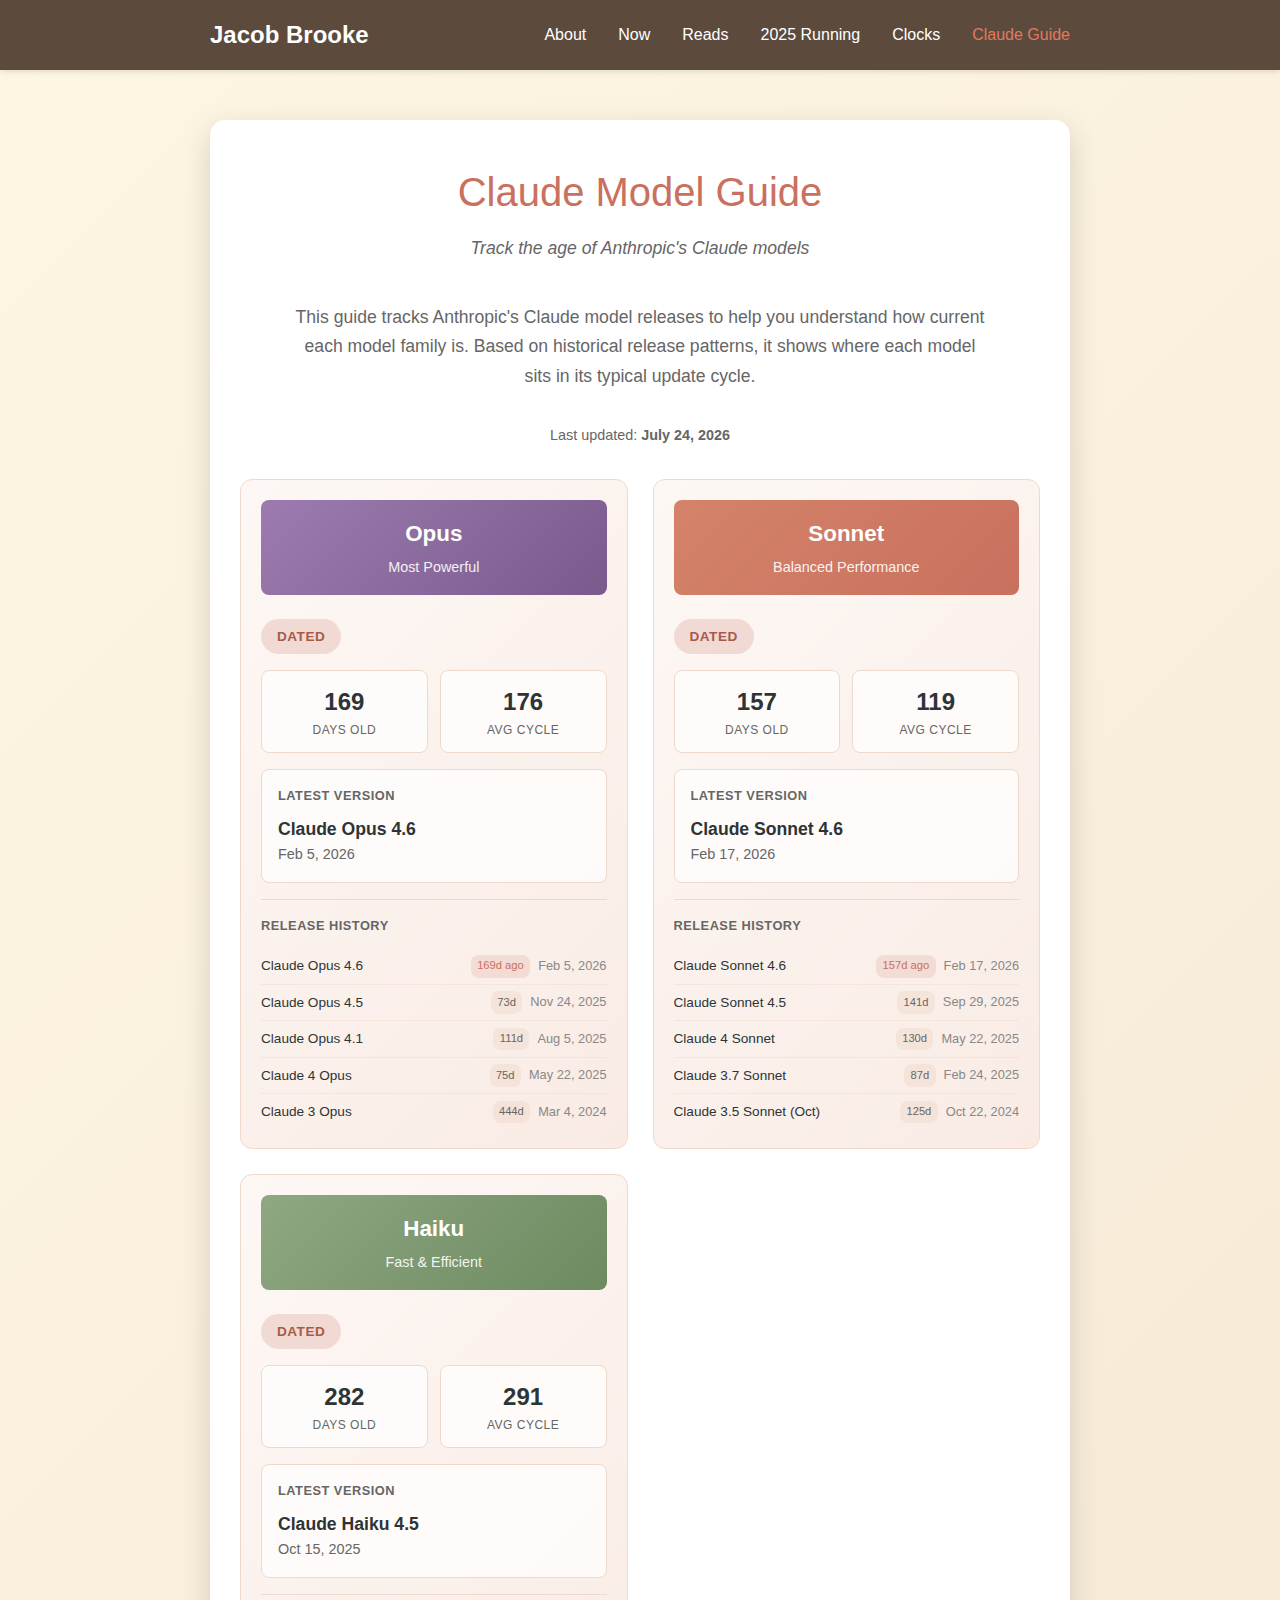
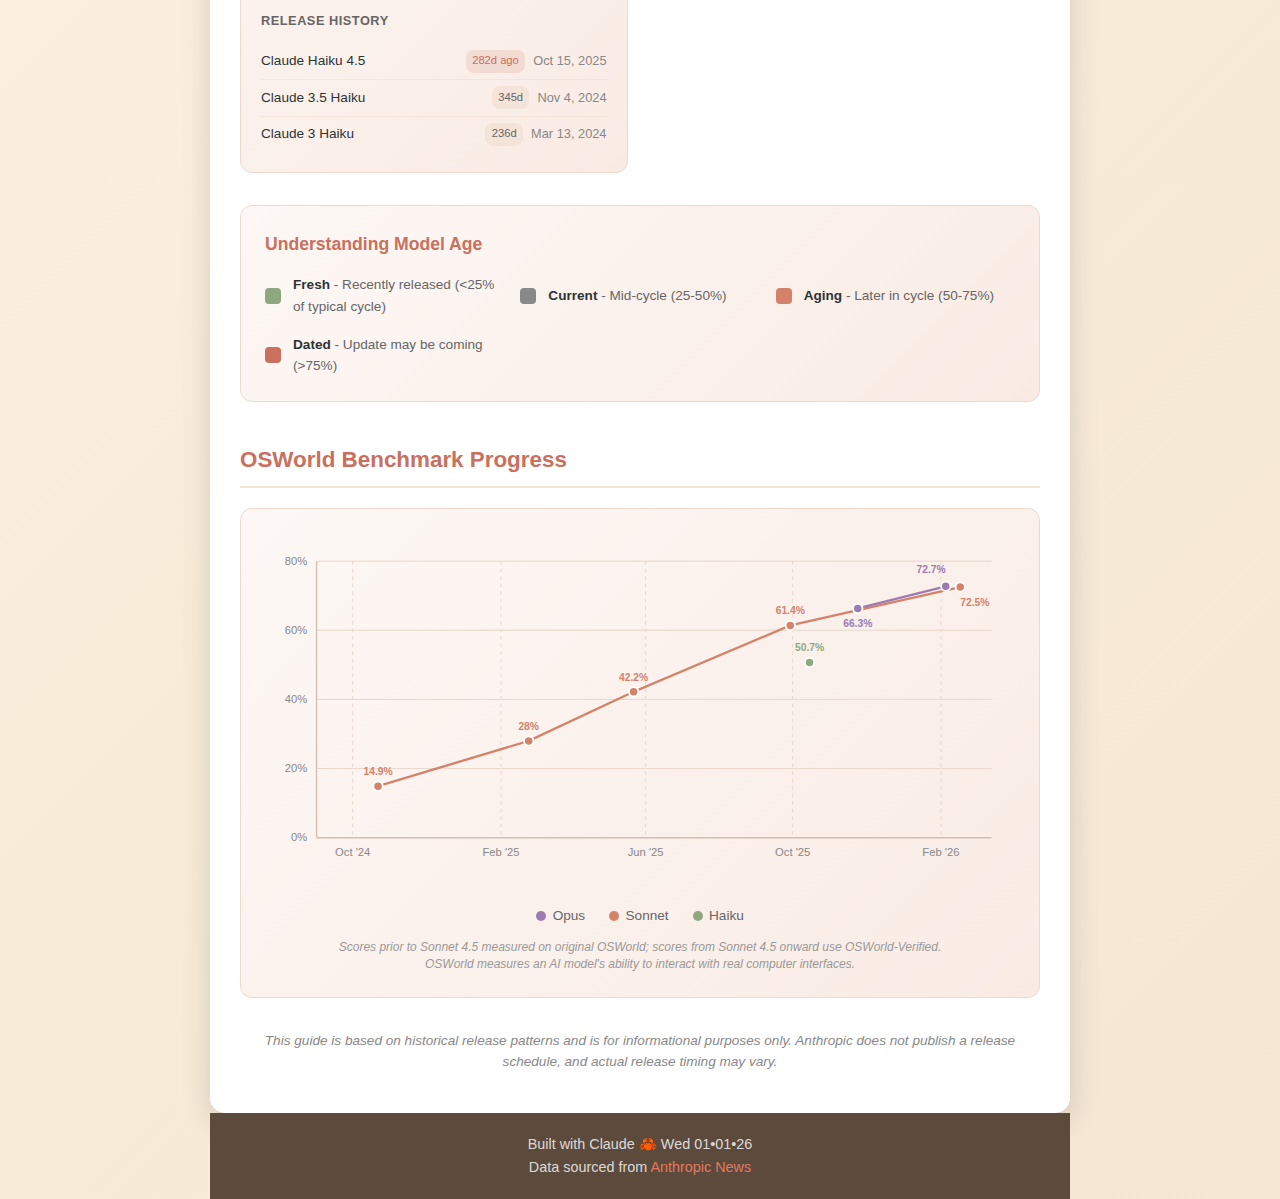
<file: claude-models.html>
<!DOCTYPE html>
<html lang="en">
<head>
    <meta charset="UTF-8">
    <meta name="viewport" content="width=device-width, initial-scale=1.0">
    <title>Claude Model Guide - Release Cycle Tracker</title>
    <link rel="stylesheet" href="styles.css">
    <style>
        .page-card {
            background: white;
            border-radius: 15px;
            box-shadow: 0 10px 30px rgba(0,0,0,0.15);
            overflow: hidden;
            margin-top: 50px;
            padding: 40px 30px;
        }

        .page-header {
            text-align: center;
            margin-bottom: 40px;
        }

        .page-header h1 {
            font-size: 2.5em;
            color: #c9705e;
            margin-bottom: 10px;
            font-weight: 300;
        }

        .page-header p {
            color: #666;
            font-style: italic;
            font-size: 1.1em;
        }

        .guide-intro {
            text-align: center;
            max-width: 700px;
            margin: 0 auto 2rem;
        }

        .guide-intro p {
            color: #666;
            font-size: 1.1rem;
            line-height: 1.7;
        }

        .last-updated {
            text-align: center;
            color: #666;
            font-size: 0.9rem;
            margin-bottom: 2rem;
        }

        .model-grid {
            display: grid;
            grid-template-columns: repeat(auto-fit, minmax(280px, 1fr));
            gap: 25px;
            margin-top: 20px;
        }

        .model-card {
            background: linear-gradient(135deg, #fdf8f5 0%, #f9ebe4 100%);
            border-radius: 12px;
            padding: 20px;
            border: 1px solid #f0d9cc;
            transition: transform 0.2s ease, box-shadow 0.2s ease;
        }

        .model-card:hover {
            transform: translateY(-3px);
            box-shadow: 0 8px 25px rgba(224, 122, 95, 0.15);
        }

        .model-header {
            padding: 1rem;
            border-radius: 8px;
            color: white;
            text-align: center;
            margin-bottom: 1rem;
        }

        /* Warmer, muted accent colors */
        .model-header.opus {
            background: linear-gradient(135deg, #9d7bb0 0%, #7a5a8c 100%);
        }

        .model-header.sonnet {
            background: linear-gradient(135deg, #d4836a 0%, #c9705e 100%);
        }

        .model-header.haiku {
            background: linear-gradient(135deg, #8fa882 0%, #6d8a60 100%);
        }

        .model-name {
            font-size: 1.4rem;
            font-weight: 600;
            margin-bottom: 0.25rem;
        }

        .model-tier {
            opacity: 0.9;
            font-size: 0.9rem;
        }

        .model-body {
            padding-top: 0.5rem;
        }

        .status-badge {
            display: inline-block;
            padding: 0.4rem 1rem;
            border-radius: 20px;
            font-weight: 600;
            font-size: 0.85rem;
            text-transform: uppercase;
            letter-spacing: 0.5px;
            margin-bottom: 1rem;
        }

        .badge-fresh {
            background: rgba(141, 168, 130, 0.2);
            color: #5a7550;
        }

        .badge-current {
            background: rgba(102, 102, 102, 0.15);
            color: #555;
        }

        .badge-aging {
            background: rgba(212, 131, 106, 0.2);
            color: #a86a52;
        }

        .badge-dated {
            background: rgba(201, 112, 94, 0.2);
            color: #a85a4a;
        }

        .stats-grid {
            display: grid;
            grid-template-columns: 1fr 1fr;
            gap: 0.75rem;
            margin-bottom: 1rem;
        }

        .stat-box {
            background: rgba(255, 255, 255, 0.7);
            padding: 0.75rem;
            border-radius: 8px;
            text-align: center;
            border: 1px solid #f0d9cc;
        }

        .stat-value {
            font-size: 1.5rem;
            font-weight: 700;
            color: #2d3436;
        }

        .stat-label {
            font-size: 0.75rem;
            color: #666;
            text-transform: uppercase;
            letter-spacing: 0.5px;
        }

        .latest-release {
            background: rgba(255, 255, 255, 0.7);
            padding: 1rem;
            border-radius: 8px;
            margin-bottom: 1rem;
            border: 1px solid #f0d9cc;
        }

        .latest-release h4 {
            font-size: 0.8rem;
            color: #666;
            text-transform: uppercase;
            letter-spacing: 0.5px;
            margin-bottom: 0.5rem;
        }

        .latest-release .version {
            font-size: 1.1em;
            font-weight: 600;
            color: #2d3436;
        }

        .latest-release .version a {
            color: #2d3436;
            text-decoration: none;
        }

        .latest-release .version a:hover {
            color: #c9705e;
            text-decoration: underline;
        }

        .latest-release .date {
            font-size: 0.9rem;
            color: #666;
        }

        .release-history {
            border-top: 1px solid #f0d9cc;
            padding-top: 1rem;
        }

        .release-history h4 {
            font-size: 0.8rem;
            color: #666;
            text-transform: uppercase;
            letter-spacing: 0.5px;
            margin-bottom: 0.75rem;
        }

        .release-list {
            list-style: none;
            padding: 0;
            margin: 0;
            max-height: 180px;
            overflow-y: auto;
        }

        .release-list li {
            display: flex;
            justify-content: space-between;
            align-items: center;
            padding: 0.4rem 0;
            border-bottom: 1px solid rgba(240, 217, 204, 0.5);
            font-size: 0.85rem;
            gap: 0.5rem;
        }

        .release-list li:last-child {
            border-bottom: none;
        }

        .release-version {
            color: #2d3436;
            font-weight: 500;
            flex-shrink: 0;
        }

        .release-version a {
            color: #2d3436;
            text-decoration: none;
        }

        .release-version a:hover {
            color: #c9705e;
            text-decoration: underline;
        }

        .release-meta {
            display: flex;
            align-items: center;
            gap: 0.5rem;
            flex-shrink: 0;
        }

        .release-days {
            font-size: 0.7rem;
            padding: 0.15rem 0.4rem;
            border-radius: 8px;
            background: rgba(240, 217, 204, 0.5);
            color: #666;
            white-space: nowrap;
        }

        .release-days.counting {
            background: rgba(201, 112, 94, 0.15);
            color: #c9705e;
        }

        .release-date {
            color: #888;
            font-size: 0.8rem;
            white-space: nowrap;
        }

        .section-title {
            font-size: 1.4em;
            color: #c9705e;
            margin-bottom: 20px;
            border-bottom: 2px solid #f5e6d3;
            padding-bottom: 8px;
            margin-top: 2rem;
        }

        .legend-section {
            background: linear-gradient(135deg, #fdf8f5 0%, #f9ebe4 100%);
            padding: 1.5rem;
            border-radius: 12px;
            margin-top: 2rem;
            border: 1px solid #f0d9cc;
        }

        .legend-section h3 {
            color: #c9705e;
            margin-bottom: 1rem;
            font-weight: 600;
            font-size: 1.1em;
        }

        .legend-grid {
            display: grid;
            grid-template-columns: repeat(auto-fit, minmax(200px, 1fr));
            gap: 1rem;
        }

        .legend-item {
            display: flex;
            align-items: center;
            gap: 0.75rem;
        }

        .legend-color {
            width: 16px;
            height: 16px;
            border-radius: 4px;
            flex-shrink: 0;
        }

        /* Warmer legend colors */
        .legend-color.green { background: #8da87f; }
        .legend-color.gray { background: #888; }
        .legend-color.yellow { background: #d4836a; }
        .legend-color.red { background: #c9705e; }

        .legend-text {
            font-size: 0.85rem;
            color: #666;
        }

        .legend-text strong {
            color: #2d3436;
        }

        /* Benchmark Chart Styles */
        .benchmark-section {
            margin-top: 2.5rem;
        }

        .benchmark-chart-container {
            background: linear-gradient(135deg, #fdf8f5 0%, #f9ebe4 100%);
            border-radius: 12px;
            padding: 1.5rem;
            border: 1px solid #f0d9cc;
            margin-top: 1rem;
        }

        .benchmark-chart-container svg {
            width: 100%;
            height: auto;
            display: block;
        }

        .benchmark-chart-container svg text {
            font-family: Arial, sans-serif;
        }

        .benchmark-legend {
            display: flex;
            justify-content: center;
            gap: 1.5rem;
            margin-top: 1rem;
            flex-wrap: wrap;
        }

        .benchmark-legend-item {
            display: flex;
            align-items: center;
            gap: 0.4rem;
            font-size: 0.85rem;
            color: #666;
        }

        .benchmark-legend-dot {
            width: 10px;
            height: 10px;
            border-radius: 50%;
            flex-shrink: 0;
        }

        .benchmark-note {
            text-align: center;
            color: #999;
            font-size: 0.75rem;
            font-style: italic;
            margin-top: 0.75rem;
            line-height: 1.4;
        }

        .disclaimer {
            text-align: center;
            color: #888;
            font-size: 0.85rem;
            font-style: italic;
            margin-top: 2rem;
        }

        .footer {
            text-align: center;
            padding: 20px;
            color: rgba(255,255,255,0.8);
            font-size: 0.9em;
        }

        .footer a {
            color: #e07a5f;
        }

        @media (max-width: 768px) {
            .stats-grid {
                grid-template-columns: 1fr;
            }

            .release-list li {
                flex-wrap: wrap;
            }

            .release-meta {
                width: 100%;
                justify-content: space-between;
                margin-top: 0.25rem;
            }
        }
    </style>
</head>
<body>
    <nav class="navbar">
        <div class="container">
            <h1 class="logo">Jacob Brooke</h1>
            <ul class="nav-links">
                <li><a href="about.html">About</a></li>
                <li><a href="now.html">Now</a></li>
                <li><a href="reads.html">Reads</a></li>
                <li><a href="year_in_review_2025.html">2025 Running</a></li>
                <li><a href="clocks.html">Clocks</a></li>
                <li><a href="claude-models.html" class="active">Claude Guide</a></li>
            </ul>
        </div>
    </nav>

    <div class="container">
        <div class="page-card">
            <div class="page-header">
                <h1>Claude Model Guide</h1>
                <p>Track the age of Anthropic's Claude models</p>
            </div>

            <div class="guide-intro">
                <p>
                    This guide tracks Anthropic's Claude model releases to help you understand
                    how current each model family is. Based on historical release patterns,
                    it shows where each model sits in its typical update cycle.
                </p>
            </div>

            <p class="last-updated">Last updated: <strong id="last-updated"></strong></p>

            <div class="model-grid" id="model-grid">
                <!-- Cards will be populated by JavaScript -->
            </div>

            <div class="legend-section">
                <h3>Understanding Model Age</h3>
                <div class="legend-grid">
                    <div class="legend-item">
                        <div class="legend-color green"></div>
                        <div class="legend-text"><strong>Fresh</strong> - Recently released (&lt;25% of typical cycle)</div>
                    </div>
                    <div class="legend-item">
                        <div class="legend-color gray"></div>
                        <div class="legend-text"><strong>Current</strong> - Mid-cycle (25-50%)</div>
                    </div>
                    <div class="legend-item">
                        <div class="legend-color yellow"></div>
                        <div class="legend-text"><strong>Aging</strong> - Later in cycle (50-75%)</div>
                    </div>
                    <div class="legend-item">
                        <div class="legend-color red"></div>
                        <div class="legend-text"><strong>Dated</strong> - Update may be coming (&gt;75%)</div>
                    </div>
                </div>
            </div>

            <div class="benchmark-section">
                <h2 class="section-title">OSWorld Benchmark Progress</h2>
                <div class="benchmark-chart-container">
                    <div id="benchmark-chart"></div>
                    <div class="benchmark-legend">
                        <div class="benchmark-legend-item">
                            <div class="benchmark-legend-dot" style="background: #9d7bb0;"></div>
                            <span>Opus</span>
                        </div>
                        <div class="benchmark-legend-item">
                            <div class="benchmark-legend-dot" style="background: #d4836a;"></div>
                            <span>Sonnet</span>
                        </div>
                        <div class="benchmark-legend-item">
                            <div class="benchmark-legend-dot" style="background: #8fa882;"></div>
                            <span>Haiku</span>
                        </div>
                    </div>
                    <p class="benchmark-note">
                        Scores prior to Sonnet 4.5 measured on original OSWorld; scores from Sonnet 4.5 onward use OSWorld-Verified.<br>
                        OSWorld measures an AI model's ability to interact with real computer interfaces.
                    </p>
                </div>
            </div>

            <p class="disclaimer">
                This guide is based on historical release patterns and is for informational purposes only.
                Anthropic does not publish a release schedule, and actual release timing may vary.
            </p>
        </div>

        <div class="footer">
            <p>Built with Claude <a href="forest.html" class="clawd-link" title="Clawd">🦀</a> Wed 01•01•26</p>
            <p>Data sourced from <a href="https://www.anthropic.com/news" target="_blank" rel="noopener">Anthropic News</a></p>
        </div>
    </div>

    <script>
        // Claude model release data with announcement links
        const modelData = {
            opus: {
                name: "Opus",
                tier: "Most Powerful",
                headerClass: "opus",
                releases: [
                    { version: "Claude 3 Opus", date: "2024-03-04", url: "https://www.anthropic.com/news/claude-3-family" },
                    { version: "Claude 4 Opus", date: "2025-05-22", url: "https://www.anthropic.com/news/claude-4" },
                    { version: "Claude Opus 4.1", date: "2025-08-05", url: "https://www.anthropic.com/news/claude-opus-4-1" },
                    { version: "Claude Opus 4.5", date: "2025-11-24", url: "https://www.anthropic.com/news/claude-opus-4-5" },
                    { version: "Claude Opus 4.6", date: "2026-02-05", url: "https://www.anthropic.com/news/claude-opus-4-6" }
                ]
            },
            sonnet: {
                name: "Sonnet",
                tier: "Balanced Performance",
                headerClass: "sonnet",
                releases: [
                    { version: "Claude 3 Sonnet", date: "2024-03-04", url: "https://www.anthropic.com/news/claude-3-family" },
                    { version: "Claude 3.5 Sonnet", date: "2024-06-20", url: "https://www.anthropic.com/news/claude-3-5-sonnet" },
                    { version: "Claude 3.5 Sonnet (Oct)", date: "2024-10-22", url: "https://www.anthropic.com/news/3-5-models-and-computer-use" },
                    { version: "Claude 3.7 Sonnet", date: "2025-02-24", url: "https://www.anthropic.com/news/claude-3-7-sonnet" },
                    { version: "Claude 4 Sonnet", date: "2025-05-22", url: "https://www.anthropic.com/news/claude-4" },
                    { version: "Claude Sonnet 4.5", date: "2025-09-29", url: "https://www.anthropic.com/news/claude-sonnet-4-5" },
                    { version: "Claude Sonnet 4.6", date: "2026-02-17", url: "https://www.anthropic.com/news/claude-sonnet-4-6" }
                ]
            },
            haiku: {
                name: "Haiku",
                tier: "Fast & Efficient",
                headerClass: "haiku",
                releases: [
                    { version: "Claude 3 Haiku", date: "2024-03-13", url: "https://www.anthropic.com/news/claude-3-haiku" },
                    { version: "Claude 3.5 Haiku", date: "2024-11-04", url: "https://www.anthropic.com/news/3-5-models-and-computer-use" },
                    { version: "Claude Haiku 4.5", date: "2025-10-15", url: "https://www.anthropic.com/news/claude-haiku-4-5" }
                ]
            }
        };

        function parseDate(dateStr) {
            return new Date(dateStr + 'T00:00:00');
        }

        function daysBetween(date1, date2) {
            const oneDay = 24 * 60 * 60 * 1000;
            return Math.round(Math.abs((date2 - date1) / oneDay));
        }

        function formatDate(dateStr) {
            const date = parseDate(dateStr);
            return date.toLocaleDateString('en-US', {
                year: 'numeric',
                month: 'short',
                day: 'numeric'
            });
        }

        function calculateModelStats(model) {
            const releases = model.releases;
            const today = new Date();

            // Calculate days since last release
            const lastRelease = parseDate(releases[releases.length - 1].date);
            const daysSinceRelease = daysBetween(lastRelease, today);

            // Calculate average days between releases
            let totalDays = 0;
            for (let i = 1; i < releases.length; i++) {
                const prevDate = parseDate(releases[i - 1].date);
                const currDate = parseDate(releases[i].date);
                totalDays += daysBetween(prevDate, currDate);
            }
            const avgDays = Math.round(totalDays / (releases.length - 1));

            // Calculate cycle percentage
            const cyclePercent = Math.min(Math.round((daysSinceRelease / avgDays) * 100), 100);

            // Determine status
            let status, badgeClass;
            if (cyclePercent < 25) {
                status = "Fresh";
                badgeClass = "badge-fresh";
            } else if (cyclePercent < 50) {
                status = "Current";
                badgeClass = "badge-current";
            } else if (cyclePercent < 75) {
                status = "Aging";
                badgeClass = "badge-aging";
            } else {
                status = "Dated";
                badgeClass = "badge-dated";
            }

            return {
                daysSinceRelease,
                avgDays,
                cyclePercent,
                status,
                badgeClass,
                latestVersion: releases[releases.length - 1].version,
                latestDate: releases[releases.length - 1].date,
                latestUrl: releases[releases.length - 1].url
            };
        }

        function createModelCard(key, model) {
            const stats = calculateModelStats(model);
            const today = new Date();
            const releases = model.releases;

            // Build release list with days between
            const releaseListHTML = releases
                .slice()
                .reverse()
                .map((r, index, arr) => {
                    const isLatest = index === 0;
                    let daysText, daysClass;

                    if (isLatest) {
                        // For the latest release, count days since release (counting up)
                        const days = daysBetween(parseDate(r.date), today);
                        daysText = `${days}d ago`;
                        daysClass = 'counting';
                    } else {
                        // For older releases, show days until next release
                        const nextRelease = arr[index - 1];
                        const days = daysBetween(parseDate(r.date), parseDate(nextRelease.date));
                        daysText = `${days}d`;
                        daysClass = '';
                    }

                    return `
                        <li>
                            <span class="release-version"><a href="${r.url}" target="_blank" rel="noopener">${r.version}</a></span>
                            <span class="release-meta">
                                <span class="release-days ${daysClass}">${daysText}</span>
                                <span class="release-date">${formatDate(r.date)}</span>
                            </span>
                        </li>
                    `;
                }).join('');

            return `
                <div class="model-card">
                    <div class="model-header ${model.headerClass}">
                        <div class="model-name">${model.name}</div>
                        <div class="model-tier">${model.tier}</div>
                    </div>
                    <div class="model-body">
                        <span class="status-badge ${stats.badgeClass}">${stats.status}</span>

                        <div class="stats-grid">
                            <div class="stat-box">
                                <div class="stat-value">${stats.daysSinceRelease}</div>
                                <div class="stat-label">Days Old</div>
                            </div>
                            <div class="stat-box">
                                <div class="stat-value">${stats.avgDays}</div>
                                <div class="stat-label">Avg Cycle</div>
                            </div>
                        </div>

                        <div class="latest-release">
                            <h4>Latest Version</h4>
                            <div class="version"><a href="${stats.latestUrl}" target="_blank" rel="noopener">${stats.latestVersion}</a></div>
                            <div class="date">${formatDate(stats.latestDate)}</div>
                        </div>

                        <div class="release-history">
                            <h4>Release History</h4>
                            <ul class="release-list">
                                ${releaseListHTML}
                            </ul>
                        </div>
                    </div>
                </div>
            `;
        }

        // Render the page
        function render() {
            const grid = document.getElementById('model-grid');
            const lastUpdated = document.getElementById('last-updated');

            // Set last updated date
            lastUpdated.textContent = new Date().toLocaleDateString('en-US', {
                year: 'numeric',
                month: 'long',
                day: 'numeric'
            });

            // Create cards for each model
            let html = '';
            for (const [key, model] of Object.entries(modelData)) {
                html += createModelCard(key, model);
            }
            grid.innerHTML = html;
        }

        // OSWorld Benchmark Chart
        function renderBenchmarkChart() {
            const benchmarkData = {
                sonnet: [
                    { model: '3.5 Sonnet (Oct)', date: '2024-10-22', score: 14.9 },
                    { model: '3.7 Sonnet', date: '2025-02-24', score: 28.0 },
                    { model: '4 Sonnet', date: '2025-05-22', score: 42.2 },
                    { model: 'Sonnet 4.5', date: '2025-09-29', score: 61.4 },
                    { model: 'Sonnet 4.6', date: '2026-02-17', score: 72.5 }
                ],
                opus: [
                    { model: 'Opus 4.5', date: '2025-11-24', score: 66.3 },
                    { model: 'Opus 4.6', date: '2026-02-05', score: 72.7 }
                ],
                haiku: [
                    { model: 'Haiku 4.5', date: '2025-10-15', score: 50.7 }
                ]
            };

            const colors = {
                sonnet: '#d4836a',
                opus: '#9d7bb0',
                haiku: '#8fa882'
            };

            // Chart dimensions
            const W = 800, H = 380;
            const pad = { top: 30, right: 25, bottom: 55, left: 55 };
            const cw = W - pad.left - pad.right;
            const ch = H - pad.top - pad.bottom;

            // Date range: Sep 2024 to Mar 2026
            const minDate = new Date('2024-09-01T00:00:00');
            const maxDate = new Date('2026-03-15T00:00:00');
            const dateRange = maxDate - minDate;

            // Score range: 0 to 80
            const maxScore = 80;

            function x(dateStr) {
                const d = new Date(dateStr + 'T00:00:00');
                return pad.left + ((d - minDate) / dateRange) * cw;
            }

            function y(score) {
                return pad.top + ch - (score / maxScore) * ch;
            }

            // Build SVG
            let svg = `<svg viewBox="0 0 ${W} ${H}" xmlns="http://www.w3.org/2000/svg">`;

            // Grid lines and Y-axis labels
            for (let s = 0; s <= maxScore; s += 20) {
                const yPos = y(s);
                svg += `<line x1="${pad.left}" y1="${yPos}" x2="${W - pad.right}" y2="${yPos}" stroke="#e8d5c8" stroke-width="1" />`;
                svg += `<text x="${pad.left - 10}" y="${yPos + 4}" text-anchor="end" fill="#888" font-size="12">${s}%</text>`;
            }

            // X-axis date labels
            const dateLabels = [
                { label: 'Oct \'24', date: '2024-10-01' },
                { label: 'Feb \'25', date: '2025-02-01' },
                { label: 'Jun \'25', date: '2025-06-01' },
                { label: 'Oct \'25', date: '2025-10-01' },
                { label: 'Feb \'26', date: '2026-02-01' }
            ];
            dateLabels.forEach(dl => {
                const xPos = x(dl.date);
                svg += `<line x1="${xPos}" y1="${pad.top}" x2="${xPos}" y2="${pad.top + ch}" stroke="#e8d5c8" stroke-width="1" stroke-dasharray="4,4" />`;
                svg += `<text x="${xPos}" y="${H - pad.bottom + 20}" text-anchor="middle" fill="#888" font-size="12">${dl.label}</text>`;
            });

            // Axis lines
            svg += `<line x1="${pad.left}" y1="${pad.top}" x2="${pad.left}" y2="${pad.top + ch}" stroke="#d4c0b3" stroke-width="1.5" />`;
            svg += `<line x1="${pad.left}" y1="${pad.top + ch}" x2="${W - pad.right}" y2="${pad.top + ch}" stroke="#d4c0b3" stroke-width="1.5" />`;

            // Draw each series
            Object.entries(benchmarkData).forEach(([series, points]) => {
                const color = colors[series];

                // Line connecting points
                if (points.length > 1) {
                    let pathD = points.map((p, i) => {
                        const px = x(p.date);
                        const py = y(p.score);
                        return (i === 0 ? 'M' : 'L') + `${px},${py}`;
                    }).join(' ');
                    svg += `<path d="${pathD}" fill="none" stroke="${color}" stroke-width="2.5" stroke-linecap="round" stroke-linejoin="round" />`;
                }

                // Points and labels
                points.forEach((p, i) => {
                    const px = x(p.date);
                    const py = y(p.score);

                    // Dot
                    svg += `<circle cx="${px}" cy="${py}" r="5" fill="${color}" stroke="white" stroke-width="2" />`;

                    // Score label - position above by default, adjust for overlaps
                    let labelY = py - 12;
                    let labelAnchor = 'middle';

                    // Special positioning for close/overlapping points
                    if (series === 'opus' && p.model === 'Opus 4.6') {
                        labelY = py - 14;
                        labelAnchor = 'end';
                    } else if (series === 'sonnet' && p.model === 'Sonnet 4.6') {
                        labelY = py + 20;
                        labelAnchor = 'start';
                    } else if (series === 'opus' && p.model === 'Opus 4.5') {
                        labelY = py + 20;
                    }

                    svg += `<text x="${px}" y="${labelY}" text-anchor="${labelAnchor}" fill="${color}" font-size="11" font-weight="600">${p.score}%</text>`;
                });
            });

            svg += '</svg>';

            document.getElementById('benchmark-chart').innerHTML = svg;
        }

        // Initialize
        render();
        renderBenchmarkChart();
    </script>
</body>
</html>
</file>
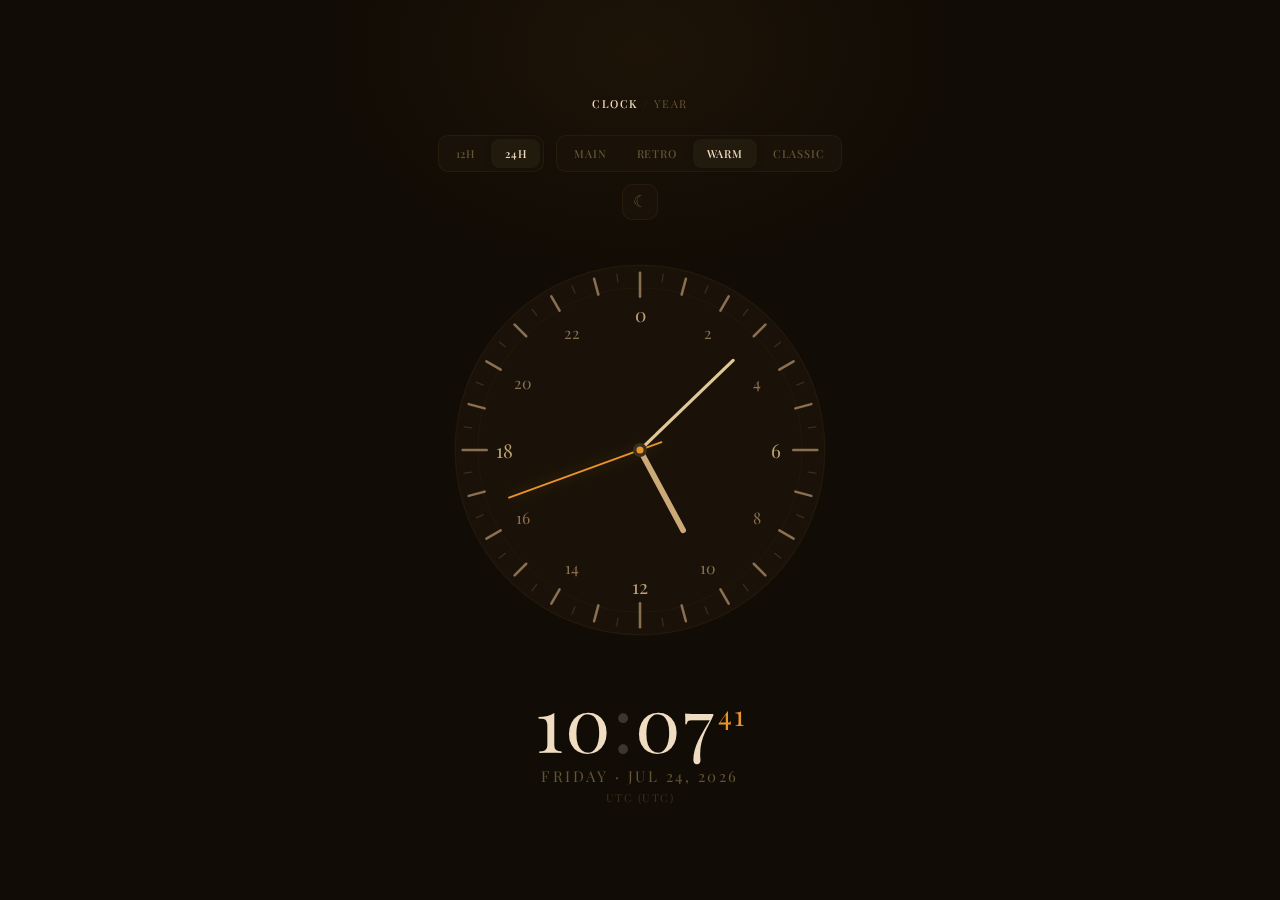
<file: clock.html>
<!DOCTYPE html>
<html lang="en">
<head>
<meta charset="UTF-8">
<meta name="viewport" content="width=device-width, initial-scale=1.0">
<title>Clock</title>
<style>
  @import url('https://fonts.googleapis.com/css2?family=Inter:wght@200;300;400;500;600&family=Space+Mono:wght@400;700&family=Playfair+Display:wght@300;400;500&family=DM+Serif+Display&display=swap');

  * { margin: 0; padding: 0; box-sizing: border-box; }

  body {
    min-height: 100vh;
    display: flex;
    align-items: center;
    justify-content: center;
    background: var(--bg);
    color: var(--text);
    transition: background 0.6s ease, color 0.6s ease;
    -webkit-font-smoothing: antialiased;
    overflow: hidden;
  }

  /* ===== THEME VARIABLES ===== */
  :root {
    /* Main Dark (default) */
    --bg: #0a0a0f;
    --surface: #12121a;
    --surface2: #1a1a25;
    --border: rgba(255,255,255,0.03);
    --text: #eeeef2;
    --text2: #8888a0;
    --text3: #55556a;
    --accent: #ff4f4f;
    --accent-glow: rgba(255,79,79,0.3);
    --hand-h: #c0c0cc;
    --hand-m: #dddde8;
    --hand-s: #ff4f4f;
    --tick-major: #666680;
    --tick-minor: #2a2a38;
    --num-fill: #77778a;
    --num-fill-bright: #9999aa;
    --center-outer: #2a2a38;
    --ambient-color: rgba(255,79,79,0.06);
    --font: 'Inter', -apple-system, system-ui, sans-serif;
    --font-time: 'Inter', sans-serif;
    --time-weight: 200;
    --num-size: 18px;
    --num-24-size: 12.5px;
    --num-24-q-size: 15px;
  }

  .ambient {
    position: fixed;
    top: -200px;
    left: 50%;
    transform: translateX(-50%);
    width: 700px;
    height: 500px;
    background: radial-gradient(ellipse, var(--ambient-color) 0%, transparent 70%);
    pointer-events: none;
    z-index: 0;
    transition: background 0.8s ease;
  }

  .app {
    position: relative;
    z-index: 1;
    display: flex;
    flex-direction: column;
    align-items: center;
    gap: 0;
    font-family: var(--font);
    max-width: 480px;
    width: 100%;
    padding: 20px;
  }

  /* ===== CONTROLS BAR ===== */
  .controls {
    display: flex;
    align-items: center;
    justify-content: center;
    gap: 12px;
    margin-bottom: 40px;
    flex-wrap: wrap;
  }

  .pill-group {
    display: flex;
    gap: 2px;
    padding: 3px;
    background: var(--surface);
    border-radius: 10px;
    border: 1px solid var(--border);
    transition: background 0.4s, border-color 0.4s;
  }

  .pill-btn {
    padding: 7px 14px;
    background: none;
    border: none;
    color: var(--text3);
    font-family: var(--font);
    font-size: 11px;
    font-weight: 500;
    letter-spacing: 0.8px;
    text-transform: uppercase;
    cursor: pointer;
    border-radius: 8px;
    transition: all 0.25s ease;
    white-space: nowrap;
  }

  .pill-btn:hover { color: var(--text2); }

  .pill-btn.active {
    background: var(--surface2);
    color: var(--text);
    box-shadow: 0 1px 6px rgba(0,0,0,0.25);
  }

  /* Light/dark icon toggle */
  .mode-btn {
    width: 36px;
    height: 36px;
    border-radius: 10px;
    border: 1px solid var(--border);
    background: var(--surface);
    color: var(--text3);
    cursor: pointer;
    display: flex;
    align-items: center;
    justify-content: center;
    font-size: 16px;
    transition: all 0.3s ease;
    flex-shrink: 0;
  }

  .mode-btn:hover { color: var(--text2); border-color: rgba(255,255,255,0.08); }

  /* ===== NAV ===== */
  .nav-link {
    margin-bottom: 24px;
    display: flex; gap: 6px; align-items: center;
  }
  .nav-link a {
    font-family: var(--font);
    font-size: 11px;
    color: var(--text3);
    text-decoration: none;
    letter-spacing: 1.5px;
    text-transform: uppercase;
    transition: color 0.3s;
  }
  .nav-link a:hover { color: var(--text2); }
  .nav-link .sep { color: var(--text3); opacity: 0.4; font-size: 10px; }
  .nav-link .current {
    font-family: var(--font);
    font-size: 11px;
    color: var(--text);
    letter-spacing: 1.5px;
    text-transform: uppercase;
    font-weight: 500;
  }

  /* ===== ANALOG CLOCK ===== */
  .analog-clock {
    width: 380px;
    height: 380px;
    margin-bottom: 44px;
    transition: filter 0.4s;
  }

  .analog-clock svg {
    width: 100%;
    height: 100%;
  }

  .clock-face {
    fill: var(--surface);
    stroke: var(--border);
    stroke-width: 1;
    transition: fill 0.4s, stroke 0.4s;
  }

  .clock-face-inner {
    fill: none;
    stroke: var(--border);
    stroke-width: 0.5;
    transition: stroke 0.4s;
  }

  .tick-major { stroke: var(--tick-major); stroke-width: 2; stroke-linecap: round; transition: stroke 0.4s; }
  .tick-minor { stroke: var(--tick-minor); stroke-width: 1; stroke-linecap: round; transition: stroke 0.4s; }

  .hour-num {
    fill: var(--num-fill);
    font-size: var(--num-size);
    font-weight: 400;
    text-anchor: middle;
    dominant-baseline: central;
    font-family: var(--font);
    transition: fill 0.4s;
  }

  .hour-num-24 {
    fill: var(--num-fill);
    font-size: var(--num-24-size);
    font-weight: 400;
    text-anchor: middle;
    dominant-baseline: central;
    font-family: var(--font);
    transition: fill 0.4s;
  }

  .hour-num-24.quarter { font-size: var(--num-24-q-size); fill: var(--num-fill-bright); }

  .hand-hour { stroke: var(--hand-h); stroke-width: 4.5; stroke-linecap: round; transition: stroke 0.4s; }
  .hand-minute { stroke: var(--hand-m); stroke-width: 2.5; stroke-linecap: round; transition: stroke 0.4s; }
  .hand-second { stroke: var(--hand-s); stroke-width: 1.5; stroke-linecap: round; filter: drop-shadow(0 0 6px var(--accent-glow)); transition: stroke 0.4s, filter 0.4s; }

  .center-outer { fill: var(--center-outer); transition: fill 0.4s; }
  .center-inner { fill: var(--accent); transition: fill 0.4s; }

  /* ===== DIGITAL READOUT ===== */
  .main-time {
    font-family: var(--font-time);
    font-size: 76px;
    font-weight: var(--time-weight);
    letter-spacing: 2px;
    font-variant-numeric: tabular-nums;
    line-height: 1;
    margin-bottom: 6px;
    transition: color 0.4s, font-family 0.3s;
  }

  .main-time .period {
    font-size: 22px;
    font-weight: 400;
    color: var(--text3);
    margin-left: 6px;
    letter-spacing: 1px;
  }

  .main-time .sec {
    font-size: 28px;
    color: var(--accent);
    font-weight: 300;
    vertical-align: super;
    margin-left: 2px;
    transition: color 0.4s;
  }

  .main-time .colon { transition: opacity 0.15s; }
  .main-time .colon.dim { opacity: 0.2; }

  .main-date {
    font-size: 15px;
    color: var(--text3);
    letter-spacing: 2.5px;
    text-transform: uppercase;
    font-weight: 400;
    margin-bottom: 4px;
    transition: color 0.4s;
  }

  .main-tz {
    font-size: 11px;
    color: var(--text3);
    letter-spacing: 1.5px;
    opacity: 0.5;
    transition: color 0.4s;
  }
</style>
</head>
<body>

<div class="ambient" id="ambient"></div>

<div class="app">
  <!-- Navigation -->
  <div class="nav-link">
    <span class="current">Clock</span>
    <span class="sep">/</span>
    <a href="year.html">Year</a>
  </div>

  <!-- Controls -->
  <div class="controls">
    <div class="pill-group" id="format-group">
      <button class="pill-btn" data-fmt="12">12H</button>
      <button class="pill-btn active" data-fmt="24">24H</button>
    </div>
    <div class="pill-group" id="style-group">
      <button class="pill-btn" data-style="main">Main</button>
      <button class="pill-btn" data-style="retro">Retro</button>
      <button class="pill-btn active" data-style="warm">Warm</button>
      <button class="pill-btn" data-style="classic">Classic</button>
    </div>
    <button class="mode-btn" id="mode-toggle" title="Toggle light/dark">&#9790;</button>
  </div>

  <!-- Clock -->
  <div class="analog-clock">
    <svg viewBox="0 0 300 300">
      <circle cx="150" cy="150" r="146" class="clock-face"/>
      <circle cx="150" cy="150" r="128" class="clock-face-inner"/>
      <g id="ticks"></g>
      <g id="numbers"></g>
      <line id="hand-h" class="hand-hour" x1="150" y1="150" x2="150" y2="78"/>
      <line id="hand-m" class="hand-minute" x1="150" y1="150" x2="150" y2="48"/>
      <line id="hand-s" class="hand-second" x1="150" y1="168" x2="150" y2="40"/>
      <circle cx="150" cy="150" r="5.5" class="center-outer"/>
      <circle cx="150" cy="150" r="2.8" class="center-inner"/>
    </svg>
  </div>

  <div class="main-time" id="main-time"></div>
  <div class="main-date" id="main-date"></div>
  <div class="main-tz" id="main-tz"></div>
</div>

<script>
const CX = 150, CY = 150;
const $ = s => document.querySelector(s);
const $$ = s => document.querySelectorAll(s);

// ===== STATE =====
let is24h = true;
let currentStyle = 'warm';
let isDark = true;

// ===== THEMES =====
const themes = {
  main: {
    dark: {
      bg:'#0a0a0f', surface:'#12121a', surface2:'#1a1a25', border:'rgba(255,255,255,0.03)',
      text:'#eeeef2', text2:'#8888a0', text3:'#55556a',
      accent:'#ff4f4f', accentGlow:'rgba(255,79,79,0.3)',
      handH:'#c0c0cc', handM:'#dddde8', handS:'#ff4f4f',
      tickMajor:'#666680', tickMinor:'#2a2a38',
      numFill:'#77778a', numBright:'#9999aa', centerOuter:'#2a2a38',
      ambient:'rgba(255,79,79,0.06)',
      font:"'Inter', -apple-system, system-ui, sans-serif",
      fontTime:"'Inter', sans-serif", timeWeight:'200',
    },
    light: {
      bg:'#f4f4f8', surface:'#ffffff', surface2:'#eeeef3', border:'rgba(0,0,0,0.06)',
      text:'#1a1a2e', text2:'#666688', text3:'#999aaf',
      accent:'#e03030', accentGlow:'rgba(224,48,48,0.2)',
      handH:'#333348', handM:'#222238', handS:'#e03030',
      tickMajor:'#888898', tickMinor:'#ccccda',
      numFill:'#777790', numBright:'#555568', centerOuter:'#ccccda',
      ambient:'rgba(224,48,48,0.05)',
      font:"'Inter', -apple-system, system-ui, sans-serif",
      fontTime:"'Inter', sans-serif", timeWeight:'200',
    }
  },
  retro: {
    dark: {
      bg:'#080c08', surface:'#0e140e', surface2:'#141e14', border:'rgba(50,255,50,0.06)',
      text:'#33ff66', text2:'#22aa44', text3:'#116622',
      accent:'#33ff66', accentGlow:'rgba(50,255,100,0.3)',
      handH:'#22cc44', handM:'#28ee55', handS:'#33ff66',
      tickMajor:'#22aa44', tickMinor:'#0e4418',
      numFill:'#22aa44', numBright:'#33ff66', centerOuter:'#0e4418',
      ambient:'rgba(50,255,100,0.05)',
      font:"'Space Mono', monospace",
      fontTime:"'Space Mono', monospace", timeWeight:'400',
    },
    light: {
      bg:'#eaf5ea', surface:'#f8fdf8', surface2:'#e0efe0', border:'rgba(0,80,0,0.08)',
      text:'#0a3a0a', text2:'#336633', text3:'#88aa88',
      accent:'#007722', accentGlow:'rgba(0,120,34,0.15)',
      handH:'#225522', handM:'#1a441a', handS:'#007722',
      tickMajor:'#558855', tickMinor:'#bbddbb',
      numFill:'#447744', numBright:'#225522', centerOuter:'#bbddbb',
      ambient:'rgba(0,120,34,0.04)',
      font:"'Space Mono', monospace",
      fontTime:"'Space Mono', monospace", timeWeight:'400',
    }
  },
  warm: {
    dark: {
      bg:'#110c06', surface:'#1a1208', surface2:'#231a0e', border:'rgba(255,180,80,0.06)',
      text:'#f0dcc0', text2:'#aa8855', text3:'#665533',
      accent:'#e8942a', accentGlow:'rgba(232,148,42,0.3)',
      handH:'#ccaa77', handM:'#e0c898', handS:'#e8942a',
      tickMajor:'#8a7050', tickMinor:'#3a2e1e',
      numFill:'#8a7050', numBright:'#bba070', centerOuter:'#3a2e1e',
      ambient:'rgba(232,148,42,0.06)',
      font:"'Playfair Display', Georgia, serif",
      fontTime:"'Playfair Display', serif", timeWeight:'300',
    },
    light: {
      bg:'#faf5ec', surface:'#fff9f0', surface2:'#f0e8d8', border:'rgba(120,80,20,0.08)',
      text:'#3a2810', text2:'#886640', text3:'#bbaa88',
      accent:'#c07020', accentGlow:'rgba(192,112,32,0.18)',
      handH:'#6a5030', handM:'#4a3820', handS:'#c07020',
      tickMajor:'#9a8868', tickMinor:'#ddd0bb',
      numFill:'#7a6848', numBright:'#5a4828', centerOuter:'#ddd0bb',
      ambient:'rgba(192,112,32,0.04)',
      font:"'Playfair Display', Georgia, serif",
      fontTime:"'Playfair Display', serif", timeWeight:'300',
    }
  },
  classic: {
    dark: {
      bg:'#080a14', surface:'#101420', surface2:'#181e2e', border:'rgba(200,180,100,0.06)',
      text:'#d8d0c0', text2:'#8888a0', text3:'#555570',
      accent:'#c8a050', accentGlow:'rgba(200,160,80,0.25)',
      handH:'#9898b0', handM:'#b0b0c8', handS:'#c8a050',
      tickMajor:'#6a6a88', tickMinor:'#2a2a40',
      numFill:'#707088', numBright:'#9898b0', centerOuter:'#2a2a40',
      ambient:'rgba(200,160,80,0.05)',
      font:"'DM Serif Display', Georgia, serif",
      fontTime:"'DM Serif Display', serif", timeWeight:'400',
    },
    light: {
      bg:'#f0f0f8', surface:'#fafafe', surface2:'#e8e8f2', border:'rgba(40,40,80,0.07)',
      text:'#1a1a30', text2:'#6a6a88', text3:'#9898b0',
      accent:'#8a6820', accentGlow:'rgba(138,104,32,0.15)',
      handH:'#3a3a58', handM:'#282840', handS:'#8a6820',
      tickMajor:'#787899', tickMinor:'#ccccdd',
      numFill:'#606078', numBright:'#3a3a58', centerOuter:'#ccccdd',
      ambient:'rgba(138,104,32,0.04)',
      font:"'DM Serif Display', Georgia, serif",
      fontTime:"'DM Serif Display', serif", timeWeight:'400',
    }
  }
};

function applyTheme() {
  const t = themes[currentStyle][isDark ? 'dark' : 'light'];
  const r = document.documentElement.style;
  r.setProperty('--bg', t.bg);
  r.setProperty('--surface', t.surface);
  r.setProperty('--surface2', t.surface2);
  r.setProperty('--border', t.border);
  r.setProperty('--text', t.text);
  r.setProperty('--text2', t.text2);
  r.setProperty('--text3', t.text3);
  r.setProperty('--accent', t.accent);
  r.setProperty('--accent-glow', t.accentGlow);
  r.setProperty('--hand-h', t.handH);
  r.setProperty('--hand-m', t.handM);
  r.setProperty('--hand-s', t.handS);
  r.setProperty('--tick-major', t.tickMajor);
  r.setProperty('--tick-minor', t.tickMinor);
  r.setProperty('--num-fill', t.numFill);
  r.setProperty('--num-fill-bright', t.numBright);
  r.setProperty('--center-outer', t.centerOuter);
  r.setProperty('--ambient-color', t.ambient);
  r.setProperty('--font', t.font);
  r.setProperty('--font-time', t.fontTime);
  r.setProperty('--time-weight', t.timeWeight);

  // Update mode button icon
  $('#mode-toggle').innerHTML = isDark ? '&#9790;' : '&#9728;';
}

// ===== FORMAT TOGGLE =====
$$('#format-group .pill-btn').forEach(btn => {
  btn.addEventListener('click', () => {
    $$('#format-group .pill-btn').forEach(b => b.classList.remove('active'));
    btn.classList.add('active');
    is24h = btn.dataset.fmt === '24';
    buildFace(is24h);
  });
});

// ===== STYLE TOGGLE =====
$$('#style-group .pill-btn').forEach(btn => {
  btn.addEventListener('click', () => {
    $$('#style-group .pill-btn').forEach(b => b.classList.remove('active'));
    btn.classList.add('active');
    currentStyle = btn.dataset.style;
    applyTheme();
    buildFace(is24h); // rebuild to pick up font changes
  });
});

// ===== LIGHT/DARK TOGGLE =====
$('#mode-toggle').addEventListener('click', () => {
  isDark = !isDark;
  applyTheme();
});

// ===== BUILD CLOCK FACE =====
function buildFace(mode24) {
  const tG = document.getElementById('ticks');
  const nG = document.getElementById('numbers');
  tG.innerHTML = '';
  nG.innerHTML = '';

  const fontFamily = themes[currentStyle][isDark ? 'dark' : 'light'].font;

  if (!mode24) {
    for (let i = 0; i < 60; i++) {
      const a = (i * 6 - 90) * Math.PI / 180;
      const major = i % 5 === 0;
      const r1 = 140, r2 = major ? 125 : 132;
      const l = document.createElementNS('http://www.w3.org/2000/svg', 'line');
      l.setAttribute('x1', CX + r1 * Math.cos(a));
      l.setAttribute('y1', CY + r1 * Math.sin(a));
      l.setAttribute('x2', CX + r2 * Math.cos(a));
      l.setAttribute('y2', CY + r2 * Math.sin(a));
      l.setAttribute('class', major ? 'tick-major' : 'tick-minor');
      tG.appendChild(l);
      if (major) {
        const num = i / 5 || 12;
        const t = document.createElementNS('http://www.w3.org/2000/svg', 'text');
        t.setAttribute('x', CX + 111 * Math.cos(a));
        t.setAttribute('y', CY + 111 * Math.sin(a));
        t.setAttribute('class', 'hour-num');
        t.style.fontFamily = fontFamily;
        t.textContent = num;
        nG.appendChild(t);
      }
    }
  } else {
    for (let i = 0; i < 48; i++) {
      const a = (i * 7.5 - 90) * Math.PI / 180;
      const isHour = i % 2 === 0;
      const hourNum = i / 2;
      const isQuarter = hourNum % 6 === 0;
      const r1 = 140;
      const r2 = isHour ? (isQuarter ? 121 : 127) : 134;
      const l = document.createElementNS('http://www.w3.org/2000/svg', 'line');
      l.setAttribute('x1', CX + r1 * Math.cos(a));
      l.setAttribute('y1', CY + r1 * Math.sin(a));
      l.setAttribute('x2', CX + r2 * Math.cos(a));
      l.setAttribute('y2', CY + r2 * Math.sin(a));
      l.setAttribute('class', isHour ? 'tick-major' : 'tick-minor');
      tG.appendChild(l);

      if (isHour && hourNum % 2 === 0) {
        const t = document.createElementNS('http://www.w3.org/2000/svg', 'text');
        t.setAttribute('x', CX + 107 * Math.cos(a));
        t.setAttribute('y', CY + 107 * Math.sin(a));
        const isQ = hourNum % 6 === 0;
        t.setAttribute('class', 'hour-num-24' + (isQ ? ' quarter' : ''));
        t.style.fontFamily = fontFamily;
        t.textContent = hourNum;
        nG.appendChild(t);
      }
    }
  }
}

// ===== HAND ROTATION =====
function setHand(el, deg) {
  const rad = (deg - 90) * Math.PI / 180;
  if (!el._len) {
    el._len = Math.hypot(+el.getAttribute('x2') - CX, +el.getAttribute('y2') - CY);
    el._back = Math.hypot(+el.getAttribute('x1') - CX, +el.getAttribute('y1') - CY);
  }
  el.setAttribute('x2', CX + el._len * Math.cos(rad));
  el.setAttribute('y2', CY + el._len * Math.sin(rad));
  el.setAttribute('x1', CX - el._back * Math.cos(rad));
  el.setAttribute('y1', CY - el._back * Math.sin(rad));
}

// ===== CLOCK TICK =====
const hH = $('#hand-h'), mH = $('#hand-m'), sH = $('#hand-s');
const mainTime = $('#main-time'), mainDate = $('#main-date'), mainTz = $('#main-tz');
const dayNames = ['Sunday','Monday','Tuesday','Wednesday','Thursday','Friday','Saturday'];
const monthNames = ['Jan','Feb','Mar','Apr','May','Jun','Jul','Aug','Sep','Oct','Nov','Dec'];
let lastSec = -1;

function tick() {
  const n = new Date();
  const h = n.getHours(), m = n.getMinutes(), s = n.getSeconds(), ms = n.getMilliseconds();

  setHand(sH, (s + ms / 1000) * 6);
  setHand(mH, m * 6 + s * 0.1);
  setHand(hH, is24h ? (h * 15 + m * 0.25) : ((h % 12) * 30 + m * 0.5));

  const blink = ms < 500 ? '' : ' dim';
  if (is24h) {
    mainTime.innerHTML = `${String(h).padStart(2,'0')}<span class="colon${blink}">:</span>${String(m).padStart(2,'0')}<span class="sec">${String(s).padStart(2,'0')}</span>`;
  } else {
    const h12 = h % 12 || 12;
    mainTime.innerHTML = `${h12}<span class="colon${blink}">:</span>${String(m).padStart(2,'0')}<span class="sec">${String(s).padStart(2,'0')}</span><span class="period">${h<12?'AM':'PM'}</span>`;
  }

  if (s !== lastSec) {
    lastSec = s;
    mainDate.textContent = `${dayNames[n.getDay()]}  \u00B7  ${monthNames[n.getMonth()]} ${n.getDate()}, ${n.getFullYear()}`;
    const tz = Intl.DateTimeFormat().resolvedOptions().timeZone || '';
    const abbr = n.toLocaleTimeString('en-US', { timeZoneName: 'short' }).split(' ').pop();
    mainTz.textContent = `${tz} (${abbr})`;
  }

  requestAnimationFrame(tick);
}

// ===== INIT =====
applyTheme();
buildFace(true);
requestAnimationFrame(tick);
</script>
</body>
</html>
</file>
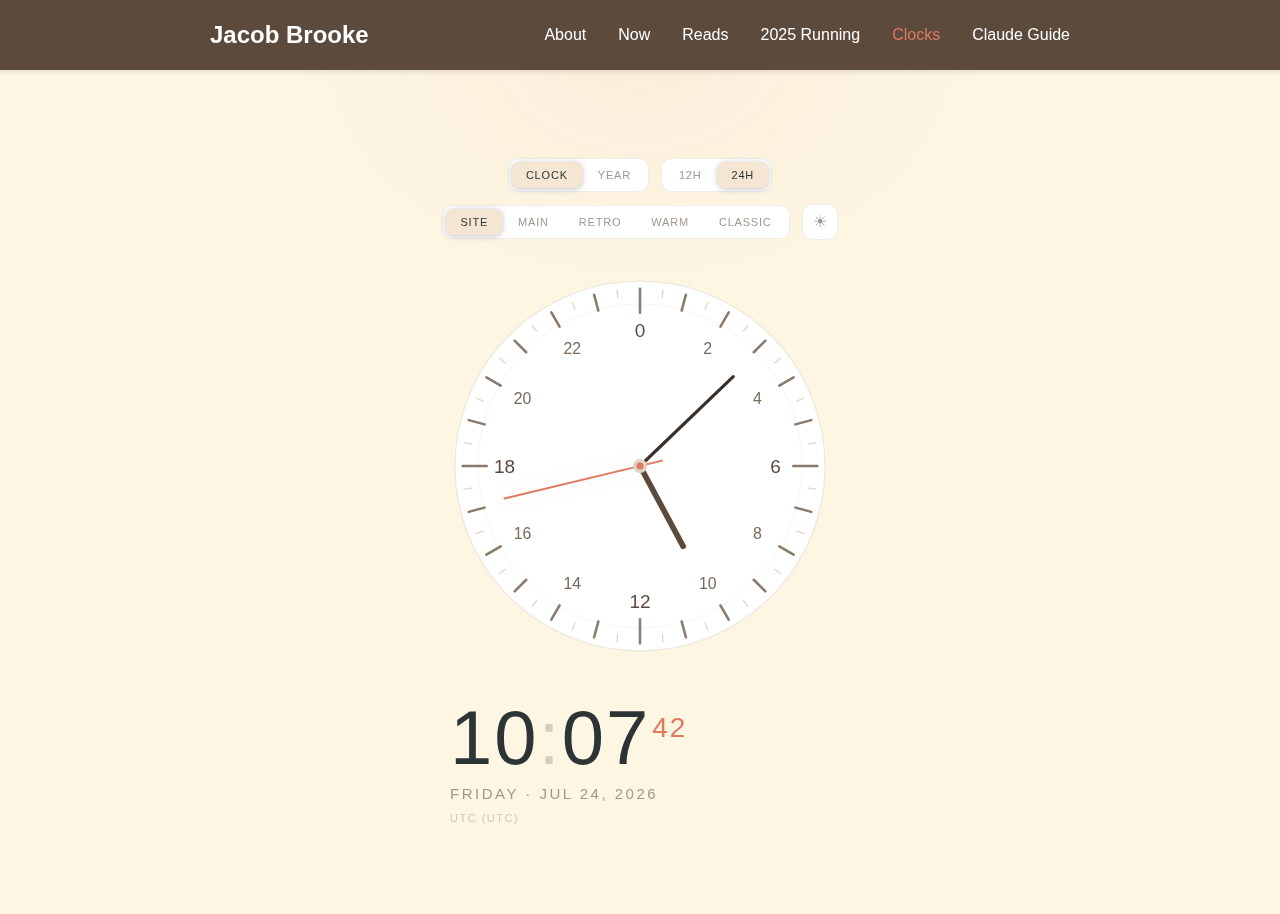
<file: clocks.html>
<!DOCTYPE html>
<html lang="en">
<head>
<meta charset="UTF-8">
<meta name="viewport" content="width=device-width, initial-scale=1.0">
<title>Jacob Brooke - Clocks</title>
<link rel="stylesheet" href="styles.css">
<style>
  @import url('https://fonts.googleapis.com/css2?family=Inter:wght@200;300;400;500;600&family=Space+Mono:wght@400;700&family=Playfair+Display:wght@300;400;500&family=DM+Serif+Display&display=swap');

  * { margin: 0; padding: 0; box-sizing: border-box; }

  body {
    background: var(--bg) !important;
    color: var(--text);
    transition: background 0.6s ease, color 0.6s ease;
    -webkit-font-smoothing: antialiased;
    min-height: 100vh;
    overflow-x: hidden;
  }

  /* Keep navbar above ambient glow */
  .navbar { position: relative; z-index: 10; }

  /* ===== THEME VARIABLES (Site light = default) ===== */
  :root {
    --bg: #fdf6e3;
    --surface: #ffffff;
    --surface2: #f5e6d3;
    --border: rgba(92, 74, 61, 0.1);
    --text: #2d3436;
    --text2: #636e72;
    --text3: #a09890;
    --accent: #e07a5f;
    --accent-glow: rgba(224, 122, 95, 0.2);
    --hand-h: #5c4a3d;
    --hand-m: #3a302a;
    --hand-s: #e07a5f;
    --tick-major: #8a7a6a;
    --tick-minor: #e0d4c8;
    --num-fill: #7a6a5a;
    --num-fill-bright: #5c4a3d;
    --center-outer: #e0d4c8;
    --ambient-color: rgba(224, 122, 95, 0.06);
    --font: Arial, -apple-system, system-ui, sans-serif;
    --font-time: Arial, sans-serif;
    --time-weight: 300;
    --num-size: 18px;
    --num-24-size: 12.5px;
    --num-24-q-size: 15px;
  }

  .ambient {
    position: fixed;
    top: -200px;
    left: 50%;
    transform: translateX(-50%);
    width: 700px;
    height: 500px;
    background: radial-gradient(ellipse, var(--ambient-color) 0%, transparent 70%);
    pointer-events: none;
    z-index: 0;
    transition: background 0.8s ease;
  }

  .clock-wrapper {
    display: flex;
    align-items: center;
    justify-content: center;
    min-height: calc(100vh - 56px);
    position: relative;
  }

  .app {
    position: relative;
    z-index: 1;
    display: flex;
    flex-direction: column;
    align-items: center;
    gap: 0;
    font-family: var(--font);
    max-width: 560px;
    width: 100%;
    padding: 20px;
  }

  /* ===== CONTROLS BAR ===== */
  .controls {
    display: flex;
    align-items: center;
    justify-content: center;
    gap: 12px;
    margin-bottom: 36px;
    flex-wrap: wrap;
  }

  .pill-group {
    display: flex;
    gap: 2px;
    padding: 3px;
    background: var(--surface);
    border-radius: 10px;
    border: 1px solid var(--border);
    transition: background 0.4s, border-color 0.4s;
  }

  .pill-btn {
    padding: 7px 14px;
    background: none;
    border: none;
    color: var(--text3);
    font-family: var(--font);
    font-size: 11px;
    font-weight: 500;
    letter-spacing: 0.8px;
    text-transform: uppercase;
    cursor: pointer;
    border-radius: 8px;
    transition: all 0.25s ease;
    white-space: nowrap;
  }

  .pill-btn:hover { color: var(--text2); }

  .pill-btn.active {
    background: var(--surface2);
    color: var(--text);
    box-shadow: 0 1px 6px rgba(0,0,0,0.25);
  }

  .mode-btn {
    width: 36px;
    height: 36px;
    border-radius: 10px;
    border: 1px solid var(--border);
    background: var(--surface);
    color: var(--text3);
    cursor: pointer;
    display: flex;
    align-items: center;
    justify-content: center;
    font-size: 16px;
    transition: all 0.3s ease;
    flex-shrink: 0;
  }

  .mode-btn:hover { color: var(--text2); border-color: rgba(0,0,0,0.08); }

  /* ===== ANALOG CLOCK ===== */
  .analog-clock {
    width: 380px;
    height: 380px;
    max-width: 100%;
    margin-bottom: 44px;
    transition: filter 0.4s;
  }

  .analog-clock svg { width: 100%; height: 100%; }

  .clock-face { fill: var(--surface); stroke: var(--border); stroke-width: 1; transition: fill 0.4s, stroke 0.4s; }
  .clock-face-inner { fill: none; stroke: var(--border); stroke-width: 0.5; transition: stroke 0.4s; }

  .tick-major { stroke: var(--tick-major); stroke-width: 2; stroke-linecap: round; transition: stroke 0.4s; }
  .tick-minor { stroke: var(--tick-minor); stroke-width: 1; stroke-linecap: round; transition: stroke 0.4s; }

  .hour-num {
    fill: var(--num-fill);
    font-size: var(--num-size);
    font-weight: 400;
    text-anchor: middle;
    dominant-baseline: central;
    font-family: var(--font);
    transition: fill 0.4s;
  }

  .hour-num-24 {
    fill: var(--num-fill);
    font-size: var(--num-24-size);
    font-weight: 400;
    text-anchor: middle;
    dominant-baseline: central;
    font-family: var(--font);
    transition: fill 0.4s;
  }

  .hour-num-24.quarter { font-size: var(--num-24-q-size); fill: var(--num-fill-bright); }

  .hand-hour { stroke: var(--hand-h); stroke-width: 4.5; stroke-linecap: round; transition: stroke 0.4s; }
  .hand-minute { stroke: var(--hand-m); stroke-width: 2.5; stroke-linecap: round; transition: stroke 0.4s; }
  .hand-second { stroke: var(--hand-s); stroke-width: 1.5; stroke-linecap: round; filter: drop-shadow(0 0 6px var(--accent-glow)); transition: stroke 0.4s, filter 0.4s; }

  .center-outer { fill: var(--center-outer); transition: fill 0.4s; }
  .center-inner { fill: var(--accent); transition: fill 0.4s; }

  /* ===== DIGITAL READOUT ===== */
  .main-time {
    font-family: var(--font-time);
    font-size: 76px;
    font-weight: var(--time-weight);
    letter-spacing: 2px;
    font-variant-numeric: tabular-nums;
    line-height: 1;
    margin-bottom: 6px;
    transition: color 0.4s, font-family 0.3s;
  }

  .main-time .period {
    font-size: 22px;
    font-weight: 400;
    color: var(--text3);
    margin-left: 6px;
    letter-spacing: 1px;
  }

  .main-time .sec {
    font-size: 28px;
    color: var(--accent);
    font-weight: 300;
    vertical-align: super;
    margin-left: 2px;
    transition: color 0.4s;
  }

  .main-time .colon { transition: opacity 0.15s; }
  .main-time .colon.dim { opacity: 0.2; }

  .main-date {
    font-size: 15px;
    color: var(--text3);
    letter-spacing: 2.5px;
    text-transform: uppercase;
    font-weight: 400;
    margin-bottom: 4px;
    transition: color 0.4s;
  }

  .main-tz {
    font-size: 11px;
    color: var(--text3);
    letter-spacing: 1.5px;
    opacity: 0.5;
    transition: color 0.4s;
  }

  /* ===== ORBITAL RING (Year view) ===== */
  .orbital-clock {
    width: 420px;
    height: 420px;
    max-width: 100%;
    margin-bottom: 36px;
    transition: filter 0.4s;
  }
  .orbital-clock svg { width: 100%; height: 100%; }

  .season-arc { fill: none; stroke-width: 18; opacity: 0.12; transition: stroke 0.4s, opacity 0.4s; }
  .season-spring { stroke: #44cc66; }
  .season-summer { stroke: #ffaa22; }
  .season-autumn { stroke: #dd5533; }
  .season-winter { stroke: #4488dd; }

  .ring-bg { fill: none; stroke: var(--surface2); stroke-width: 22; transition: stroke 0.4s; }
  .ring-border-outer, .ring-border-inner { fill: none; stroke: var(--border); stroke-width: 0.8; transition: stroke 0.4s; }

  .month-tick { stroke: var(--tick-major); stroke-width: 2; stroke-linecap: round; transition: stroke 0.4s; }
  .week-tick { stroke: var(--tick-minor); stroke-width: 0.8; stroke-linecap: round; transition: stroke 0.4s; }

  .month-label {
    fill: var(--num-fill);
    font-size: 11px;
    font-weight: 400;
    text-anchor: middle;
    dominant-baseline: central;
    font-family: var(--font);
    letter-spacing: 0.5px;
    transition: fill 0.4s;
  }
  .month-label.current-month { fill: var(--text); font-weight: 500; }

  .marker-dot { fill: var(--text3); transition: fill 0.4s; }
  .marker-label {
    fill: var(--text3);
    font-size: 7px;
    text-anchor: middle;
    dominant-baseline: central;
    font-family: var(--font);
    letter-spacing: 0.6px;
    text-transform: uppercase;
    transition: fill 0.4s;
  }

  .year-hand { stroke: var(--accent); stroke-width: 2.5; stroke-linecap: round; filter: drop-shadow(0 0 6px var(--accent-glow)); transition: stroke 0.4s, filter 0.4s; }
  .year-dot { fill: var(--accent); filter: drop-shadow(0 0 8px var(--accent-glow)); transition: fill 0.4s, filter 0.4s; }
  .year-dot-halo { fill: var(--accent); opacity: 0.15; transition: fill 0.4s; }

  .daylight-bar { stroke-linecap: butt; opacity: 0.55; transition: stroke 0.4s, opacity 0.4s; }
  .daylight-bar.past { opacity: 0.25; }

  .trail-arc { fill: none; stroke: var(--accent); stroke-width: 4; opacity: 0.25; stroke-linecap: round; transition: stroke 0.4s; }

  /* ===== YEAR STATS ===== */
  .stats {
    display: flex;
    gap: 40px;
    margin-bottom: 10px;
    flex-wrap: wrap;
    justify-content: center;
  }

  .stat {
    display: flex;
    flex-direction: column;
    align-items: center;
    gap: 4px;
  }

  .stat-value {
    font-family: var(--font-time);
    font-size: 36px;
    font-weight: var(--time-weight);
    color: var(--text);
    line-height: 1;
    font-variant-numeric: tabular-nums;
    transition: color 0.4s, font-family 0.3s;
  }

  .stat-value .unit {
    font-size: 16px;
    color: var(--accent);
    font-weight: 400;
    margin-left: 2px;
    transition: color 0.4s;
  }

  .stat-label {
    font-size: 10px;
    color: var(--text3);
    letter-spacing: 2px;
    text-transform: uppercase;
    transition: color 0.4s;
  }

  .date-line {
    font-family: var(--font);
    font-size: 15px;
    color: var(--text3);
    letter-spacing: 2.5px;
    text-transform: uppercase;
    font-weight: 400;
    margin-bottom: 4px;
    transition: color 0.4s;
  }

  .sub-line {
    font-size: 11px;
    color: var(--text3);
    letter-spacing: 1.5px;
    opacity: 0.5;
    transition: color 0.4s;
  }

  /* ===== RESPONSIVE ===== */
  @media (max-width: 768px) {
    .analog-clock { width: 300px; height: 300px; }
    .orbital-clock { width: 340px; height: 340px; }
    .main-time { font-size: 56px; }
    .stat-value { font-size: 28px; }
    .stats { gap: 24px; }
    .controls { gap: 8px; }
  }

  @media (max-width: 480px) {
    .analog-clock { width: 260px; height: 260px; }
    .orbital-clock { width: 280px; height: 280px; }
    .main-time { font-size: 44px; }
    .clock-wrapper { min-height: auto; padding: 20px 0; }
  }
</style>
</head>
<body>

<nav class="navbar">
    <div class="container">
        <h1 class="logo">Jacob Brooke</h1>
        <ul class="nav-links">
            <li><a href="about.html">About</a></li>
            <li><a href="now.html">Now</a></li>
            <li><a href="reads.html">Reads</a></li>
            <li><a href="year_in_review_2025.html">2025 Running</a></li>
            <li><a href="clocks.html" class="active">Clocks</a></li>
            <li><a href="claude-models.html">Claude Guide</a></li>
        </ul>
    </div>
</nav>

<div class="ambient" id="ambient"></div>

<div class="clock-wrapper">
  <div class="app">
    <!-- Controls -->
    <div class="controls">
      <div class="pill-group" id="view-group">
        <button class="pill-btn active" data-view="clock">Clock</button>
        <button class="pill-btn" data-view="year">Year</button>
      </div>
      <div class="pill-group" id="format-group">
        <button class="pill-btn" data-fmt="12">12H</button>
        <button class="pill-btn active" data-fmt="24">24H</button>
      </div>
      <div class="pill-group" id="style-group">
        <button class="pill-btn active" data-style="site">Site</button>
        <button class="pill-btn" data-style="main">Main</button>
        <button class="pill-btn" data-style="retro">Retro</button>
        <button class="pill-btn" data-style="warm">Warm</button>
        <button class="pill-btn" data-style="classic">Classic</button>
      </div>
      <button class="mode-btn" id="mode-toggle" title="Toggle light/dark">&#9728;</button>
    </div>

    <!-- ===== CLOCK VIEW ===== -->
    <div id="clock-view">
      <div class="analog-clock">
        <svg viewBox="0 0 300 300">
          <circle cx="150" cy="150" r="146" class="clock-face"/>
          <circle cx="150" cy="150" r="128" class="clock-face-inner"/>
          <g id="ticks"></g>
          <g id="numbers"></g>
          <line id="hand-h" class="hand-hour" x1="150" y1="150" x2="150" y2="78"/>
          <line id="hand-m" class="hand-minute" x1="150" y1="150" x2="150" y2="48"/>
          <line id="hand-s" class="hand-second" x1="150" y1="168" x2="150" y2="40"/>
          <circle cx="150" cy="150" r="5.5" class="center-outer"/>
          <circle cx="150" cy="150" r="2.8" class="center-inner"/>
        </svg>
      </div>
      <div class="main-time" id="main-time"></div>
      <div class="main-date" id="main-date"></div>
      <div class="main-tz" id="main-tz"></div>
    </div>

    <!-- ===== YEAR VIEW ===== -->
    <div id="year-view" style="display:none">
      <div class="orbital-clock">
        <svg viewBox="0 0 400 400" id="orbit-svg">
          <defs>
            <filter id="glow">
              <feGaussianBlur stdDeviation="3" result="blur"/>
              <feMerge><feMergeNode in="blur"/><feMergeNode in="SourceGraphic"/></feMerge>
            </filter>
          </defs>
          <g id="seasons"></g>
          <circle cx="200" cy="200" r="155" class="ring-bg"/>
          <circle cx="200" cy="200" r="166" class="ring-border-outer"/>
          <circle cx="200" cy="200" r="144" class="ring-border-inner"/>
          <g id="daylight-bars"></g>
          <g id="year-ticks"></g>
          <g id="labels"></g>
          <g id="markers"></g>
          <path id="trail-arc" class="trail-arc" d=""/>
          <line id="year-hand" class="year-hand" x1="200" y1="200" x2="200" y2="200"/>
          <circle id="dot-halo" class="year-dot-halo" cx="200" cy="40" r="10"/>
          <circle id="dot-main" class="year-dot" cx="200" cy="40" r="5"/>
          <circle cx="200" cy="200" r="30" class="center-outer"/>
          <circle cx="200" cy="200" r="26" class="center-inner" style="fill: var(--surface); transition: fill 0.4s;"/>
          <text id="center-year" x="200" y="200" text-anchor="middle" dominant-baseline="central"
                style="fill: var(--text); font-size: 14px; font-weight: 500; font-family: var(--font); letter-spacing: 1px; transition: fill 0.4s;"></text>
        </svg>
      </div>

      <div class="stats">
        <div class="stat">
          <div class="stat-value" id="stat-pct">0<span class="unit">%</span></div>
          <div class="stat-label">Year Complete</div>
        </div>
        <div class="stat">
          <div class="stat-value" id="stat-day">0</div>
          <div class="stat-label">Day of Year</div>
        </div>
        <div class="stat">
          <div class="stat-value" id="stat-remain">0</div>
          <div class="stat-label">Days Remaining</div>
        </div>
        <div class="stat">
          <div class="stat-value" id="stat-light">0<span class="unit">h</span></div>
          <div class="stat-label">Daylight Today</div>
        </div>
      </div>

      <div class="date-line" id="date-line"></div>
      <div class="sub-line" id="season-line"></div>
    </div>
  </div>
</div>

<script>
// ===== SELECTORS =====
const $ = s => document.querySelector(s);
const $$ = s => document.querySelectorAll(s);

// ===== STATE =====
let currentView = 'clock';
let is24h = true;
let currentStyle = 'site';
let isDark = false; // Site theme starts light

// ===== THEMES =====
const themes = {
  site: {
    dark: {
      bg:'#1a1410', surface:'#261e16', surface2:'#332a20', border:'rgba(224,122,95,0.08)',
      text:'#f0e6d8', text2:'#a89080', text3:'#6a5a48',
      accent:'#e07a5f', accentGlow:'rgba(224,122,95,0.3)',
      handH:'#c0b0a0', handM:'#d8c8b8', handS:'#e07a5f',
      tickMajor:'#7a6a58', tickMinor:'#332a20',
      numFill:'#8a7a68', numBright:'#b0a090', centerOuter:'#332a20',
      ambient:'rgba(224,122,95,0.06)',
      font:"Arial, -apple-system, system-ui, sans-serif",
      fontTime:"Arial, sans-serif", timeWeight:'300',
    },
    light: {
      bg:'#fdf6e3', surface:'#ffffff', surface2:'#f5e6d3', border:'rgba(92,74,61,0.1)',
      text:'#2d3436', text2:'#636e72', text3:'#a09890',
      accent:'#e07a5f', accentGlow:'rgba(224,122,95,0.2)',
      handH:'#5c4a3d', handM:'#3a302a', handS:'#e07a5f',
      tickMajor:'#8a7a6a', tickMinor:'#e0d4c8',
      numFill:'#7a6a5a', numBright:'#5c4a3d', centerOuter:'#e0d4c8',
      ambient:'rgba(224,122,95,0.06)',
      font:"Arial, -apple-system, system-ui, sans-serif",
      fontTime:"Arial, sans-serif", timeWeight:'300',
    }
  },
  main: {
    dark: {
      bg:'#0a0a0f', surface:'#12121a', surface2:'#1a1a25', border:'rgba(255,255,255,0.03)',
      text:'#eeeef2', text2:'#8888a0', text3:'#55556a',
      accent:'#ff4f4f', accentGlow:'rgba(255,79,79,0.3)',
      handH:'#c0c0cc', handM:'#dddde8', handS:'#ff4f4f',
      tickMajor:'#666680', tickMinor:'#2a2a38',
      numFill:'#77778a', numBright:'#9999aa', centerOuter:'#2a2a38',
      ambient:'rgba(255,79,79,0.06)',
      font:"'Inter', -apple-system, system-ui, sans-serif",
      fontTime:"'Inter', sans-serif", timeWeight:'200',
    },
    light: {
      bg:'#f4f4f8', surface:'#ffffff', surface2:'#eeeef3', border:'rgba(0,0,0,0.06)',
      text:'#1a1a2e', text2:'#666688', text3:'#999aaf',
      accent:'#e03030', accentGlow:'rgba(224,48,48,0.2)',
      handH:'#333348', handM:'#222238', handS:'#e03030',
      tickMajor:'#888898', tickMinor:'#ccccda',
      numFill:'#777790', numBright:'#555568', centerOuter:'#ccccda',
      ambient:'rgba(224,48,48,0.05)',
      font:"'Inter', -apple-system, system-ui, sans-serif",
      fontTime:"'Inter', sans-serif", timeWeight:'200',
    }
  },
  retro: {
    dark: {
      bg:'#080c08', surface:'#0e140e', surface2:'#141e14', border:'rgba(50,255,50,0.06)',
      text:'#33ff66', text2:'#22aa44', text3:'#116622',
      accent:'#33ff66', accentGlow:'rgba(50,255,100,0.3)',
      handH:'#22cc44', handM:'#28ee55', handS:'#33ff66',
      tickMajor:'#22aa44', tickMinor:'#0e4418',
      numFill:'#22aa44', numBright:'#33ff66', centerOuter:'#0e4418',
      ambient:'rgba(50,255,100,0.05)',
      font:"'Space Mono', monospace",
      fontTime:"'Space Mono', monospace", timeWeight:'400',
    },
    light: {
      bg:'#eaf5ea', surface:'#f8fdf8', surface2:'#e0efe0', border:'rgba(0,80,0,0.08)',
      text:'#0a3a0a', text2:'#336633', text3:'#88aa88',
      accent:'#007722', accentGlow:'rgba(0,120,34,0.15)',
      handH:'#225522', handM:'#1a441a', handS:'#007722',
      tickMajor:'#558855', tickMinor:'#bbddbb',
      numFill:'#447744', numBright:'#225522', centerOuter:'#bbddbb',
      ambient:'rgba(0,120,34,0.04)',
      font:"'Space Mono', monospace",
      fontTime:"'Space Mono', monospace", timeWeight:'400',
    }
  },
  warm: {
    dark: {
      bg:'#110c06', surface:'#1a1208', surface2:'#231a0e', border:'rgba(255,180,80,0.06)',
      text:'#f0dcc0', text2:'#aa8855', text3:'#665533',
      accent:'#e8942a', accentGlow:'rgba(232,148,42,0.3)',
      handH:'#ccaa77', handM:'#e0c898', handS:'#e8942a',
      tickMajor:'#8a7050', tickMinor:'#3a2e1e',
      numFill:'#8a7050', numBright:'#bba070', centerOuter:'#3a2e1e',
      ambient:'rgba(232,148,42,0.06)',
      font:"'Playfair Display', Georgia, serif",
      fontTime:"'Playfair Display', serif", timeWeight:'300',
    },
    light: {
      bg:'#faf5ec', surface:'#fff9f0', surface2:'#f0e8d8', border:'rgba(120,80,20,0.08)',
      text:'#3a2810', text2:'#886640', text3:'#bbaa88',
      accent:'#c07020', accentGlow:'rgba(192,112,32,0.18)',
      handH:'#6a5030', handM:'#4a3820', handS:'#c07020',
      tickMajor:'#9a8868', tickMinor:'#ddd0bb',
      numFill:'#7a6848', numBright:'#5a4828', centerOuter:'#ddd0bb',
      ambient:'rgba(192,112,32,0.04)',
      font:"'Playfair Display', Georgia, serif",
      fontTime:"'Playfair Display', serif", timeWeight:'300',
    }
  },
  classic: {
    dark: {
      bg:'#080a14', surface:'#101420', surface2:'#181e2e', border:'rgba(200,180,100,0.06)',
      text:'#d8d0c0', text2:'#8888a0', text3:'#555570',
      accent:'#c8a050', accentGlow:'rgba(200,160,80,0.25)',
      handH:'#9898b0', handM:'#b0b0c8', handS:'#c8a050',
      tickMajor:'#6a6a88', tickMinor:'#2a2a40',
      numFill:'#707088', numBright:'#9898b0', centerOuter:'#2a2a40',
      ambient:'rgba(200,160,80,0.05)',
      font:"'DM Serif Display', Georgia, serif",
      fontTime:"'DM Serif Display', serif", timeWeight:'400',
    },
    light: {
      bg:'#f0f0f8', surface:'#fafafe', surface2:'#e8e8f2', border:'rgba(40,40,80,0.07)',
      text:'#1a1a30', text2:'#6a6a88', text3:'#9898b0',
      accent:'#8a6820', accentGlow:'rgba(138,104,32,0.15)',
      handH:'#3a3a58', handM:'#282840', handS:'#8a6820',
      tickMajor:'#787899', tickMinor:'#ccccdd',
      numFill:'#606078', numBright:'#3a3a58', centerOuter:'#ccccdd',
      ambient:'rgba(138,104,32,0.04)',
      font:"'DM Serif Display', Georgia, serif",
      fontTime:"'DM Serif Display', serif", timeWeight:'400',
    }
  }
};

// ===== APPLY THEME =====
function applyTheme() {
  const t = themes[currentStyle][isDark ? 'dark' : 'light'];
  const r = document.documentElement.style;
  r.setProperty('--bg', t.bg);
  r.setProperty('--surface', t.surface);
  r.setProperty('--surface2', t.surface2);
  r.setProperty('--border', t.border);
  r.setProperty('--text', t.text);
  r.setProperty('--text2', t.text2);
  r.setProperty('--text3', t.text3);
  r.setProperty('--accent', t.accent);
  r.setProperty('--accent-glow', t.accentGlow);
  r.setProperty('--hand-h', t.handH);
  r.setProperty('--hand-m', t.handM);
  r.setProperty('--hand-s', t.handS);
  r.setProperty('--tick-major', t.tickMajor);
  r.setProperty('--tick-minor', t.tickMinor);
  r.setProperty('--num-fill', t.numFill);
  r.setProperty('--num-fill-bright', t.numBright);
  r.setProperty('--center-outer', t.centerOuter);
  r.setProperty('--ambient-color', t.ambient);
  r.setProperty('--font', t.font);
  r.setProperty('--font-time', t.fontTime);
  r.setProperty('--time-weight', t.timeWeight);

  $('#mode-toggle').innerHTML = isDark ? '&#9790;' : '&#9728;';

  // Rebuild visuals with new font/colors
  buildClockFace(is24h);
  if (currentView === 'year') buildRing();
}

// ===== VIEW TOGGLE =====
$$('#view-group .pill-btn').forEach(btn => {
  btn.addEventListener('click', () => {
    $$('#view-group .pill-btn').forEach(b => b.classList.remove('active'));
    btn.classList.add('active');
    currentView = btn.dataset.view;
    $('#clock-view').style.display = currentView === 'clock' ? '' : 'none';
    $('#year-view').style.display = currentView === 'year' ? '' : 'none';
    $('#format-group').style.display = currentView === 'clock' ? 'flex' : 'none';
    if (currentView === 'year') buildRing();
  });
});

// ===== FORMAT TOGGLE =====
$$('#format-group .pill-btn').forEach(btn => {
  btn.addEventListener('click', () => {
    $$('#format-group .pill-btn').forEach(b => b.classList.remove('active'));
    btn.classList.add('active');
    is24h = btn.dataset.fmt === '24';
    buildClockFace(is24h);
  });
});

// ===== STYLE TOGGLE =====
$$('#style-group .pill-btn').forEach(btn => {
  btn.addEventListener('click', () => {
    $$('#style-group .pill-btn').forEach(b => b.classList.remove('active'));
    btn.classList.add('active');
    currentStyle = btn.dataset.style;
    applyTheme();
  });
});

// ===== LIGHT/DARK TOGGLE =====
$('#mode-toggle').addEventListener('click', () => {
  isDark = !isDark;
  applyTheme();
});

// =====================================================================
//  CLOCK VIEW
// =====================================================================
const CLOCK_CX = 150, CLOCK_CY = 150;

function buildClockFace(mode24) {
  const tG = document.getElementById('ticks');
  const nG = document.getElementById('numbers');
  tG.innerHTML = '';
  nG.innerHTML = '';

  const fontFamily = themes[currentStyle][isDark ? 'dark' : 'light'].font;

  if (!mode24) {
    for (let i = 0; i < 60; i++) {
      const a = (i * 6 - 90) * Math.PI / 180;
      const major = i % 5 === 0;
      const r1 = 140, r2 = major ? 125 : 132;
      const l = document.createElementNS('http://www.w3.org/2000/svg', 'line');
      l.setAttribute('x1', CLOCK_CX + r1 * Math.cos(a));
      l.setAttribute('y1', CLOCK_CY + r1 * Math.sin(a));
      l.setAttribute('x2', CLOCK_CX + r2 * Math.cos(a));
      l.setAttribute('y2', CLOCK_CY + r2 * Math.sin(a));
      l.setAttribute('class', major ? 'tick-major' : 'tick-minor');
      tG.appendChild(l);
      if (major) {
        const num = i / 5 || 12;
        const t = document.createElementNS('http://www.w3.org/2000/svg', 'text');
        t.setAttribute('x', CLOCK_CX + 111 * Math.cos(a));
        t.setAttribute('y', CLOCK_CY + 111 * Math.sin(a));
        t.setAttribute('class', 'hour-num');
        t.style.fontFamily = fontFamily;
        t.textContent = num;
        nG.appendChild(t);
      }
    }
  } else {
    for (let i = 0; i < 48; i++) {
      const a = (i * 7.5 - 90) * Math.PI / 180;
      const isHour = i % 2 === 0;
      const hourNum = i / 2;
      const isQuarter = hourNum % 6 === 0;
      const r1 = 140;
      const r2 = isHour ? (isQuarter ? 121 : 127) : 134;
      const l = document.createElementNS('http://www.w3.org/2000/svg', 'line');
      l.setAttribute('x1', CLOCK_CX + r1 * Math.cos(a));
      l.setAttribute('y1', CLOCK_CY + r1 * Math.sin(a));
      l.setAttribute('x2', CLOCK_CX + r2 * Math.cos(a));
      l.setAttribute('y2', CLOCK_CY + r2 * Math.sin(a));
      l.setAttribute('class', isHour ? 'tick-major' : 'tick-minor');
      tG.appendChild(l);

      if (isHour && hourNum % 2 === 0) {
        const t = document.createElementNS('http://www.w3.org/2000/svg', 'text');
        t.setAttribute('x', CLOCK_CX + 107 * Math.cos(a));
        t.setAttribute('y', CLOCK_CY + 107 * Math.sin(a));
        const isQ = hourNum % 6 === 0;
        t.setAttribute('class', 'hour-num-24' + (isQ ? ' quarter' : ''));
        t.style.fontFamily = fontFamily;
        t.textContent = hourNum;
        nG.appendChild(t);
      }
    }
  }
}

function setHand(el, deg) {
  const rad = (deg - 90) * Math.PI / 180;
  if (!el._len) {
    el._len = Math.hypot(+el.getAttribute('x2') - CLOCK_CX, +el.getAttribute('y2') - CLOCK_CY);
    el._back = Math.hypot(+el.getAttribute('x1') - CLOCK_CX, +el.getAttribute('y1') - CLOCK_CY);
  }
  el.setAttribute('x2', CLOCK_CX + el._len * Math.cos(rad));
  el.setAttribute('y2', CLOCK_CY + el._len * Math.sin(rad));
  el.setAttribute('x1', CLOCK_CX - el._back * Math.cos(rad));
  el.setAttribute('y1', CLOCK_CY - el._back * Math.sin(rad));
}

const hH = $('#hand-h'), mH = $('#hand-m'), sH = $('#hand-s');
const mainTime = $('#main-time'), mainDate = $('#main-date'), mainTz = $('#main-tz');
const dayNamesShort = ['Sunday','Monday','Tuesday','Wednesday','Thursday','Friday','Saturday'];
const monthNamesShort = ['Jan','Feb','Mar','Apr','May','Jun','Jul','Aug','Sep','Oct','Nov','Dec'];
let lastClockSec = -1;

function clockTick() {
  const n = new Date();
  const h = n.getHours(), m = n.getMinutes(), s = n.getSeconds(), ms = n.getMilliseconds();

  setHand(sH, (s + ms / 1000) * 6);
  setHand(mH, m * 6 + s * 0.1);
  setHand(hH, is24h ? (h * 15 + m * 0.25) : ((h % 12) * 30 + m * 0.5));

  const blink = ms < 500 ? '' : ' dim';
  if (is24h) {
    mainTime.innerHTML = `${String(h).padStart(2,'0')}<span class="colon${blink}">:</span>${String(m).padStart(2,'0')}<span class="sec">${String(s).padStart(2,'0')}</span>`;
  } else {
    const h12 = h % 12 || 12;
    mainTime.innerHTML = `${h12}<span class="colon${blink}">:</span>${String(m).padStart(2,'0')}<span class="sec">${String(s).padStart(2,'0')}</span><span class="period">${h<12?'AM':'PM'}</span>`;
  }

  if (s !== lastClockSec) {
    lastClockSec = s;
    mainDate.textContent = `${dayNamesShort[n.getDay()]}  \u00B7  ${monthNamesShort[n.getMonth()]} ${n.getDate()}, ${n.getFullYear()}`;
    const tz = Intl.DateTimeFormat().resolvedOptions().timeZone || '';
    const abbr = n.toLocaleTimeString('en-US', { timeZoneName: 'short' }).split(' ').pop();
    mainTz.textContent = `${tz} (${abbr})`;
  }
}

// =====================================================================
//  YEAR VIEW
// =====================================================================
const YEAR_CX = 200, YEAR_CY = 200, YEAR_R = 155;

const monthNamesFull = ['January','February','March','April','May','June','July','August','September','October','November','December'];
const dayNamesFull = ['Sunday','Monday','Tuesday','Wednesday','Thursday','Friday','Saturday'];

function isLeapYear(y) { return (y % 4 === 0 && y % 100 !== 0) || y % 400 === 0; }
function daysInYear(y) { return isLeapYear(y) ? 366 : 365; }

function dayOfYear(d) {
  const start = new Date(d.getFullYear(), 0, 0);
  return Math.floor((d - start) / 86400000);
}

function yearProgress(d) {
  const doy = dayOfYear(d);
  const total = daysInYear(d.getFullYear());
  const h = d.getHours(), m = d.getMinutes(), s = d.getSeconds();
  return (doy - 1 + (h * 3600 + m * 60 + s) / 86400) / total;
}

function getMonthAngles(year) {
  const total = daysInYear(year);
  const daysInMonth = [31, isLeapYear(year) ? 29 : 28, 31, 30, 31, 30, 31, 31, 30, 31, 30, 31];
  const angles = [];
  let cumDays = 0;
  for (let i = 0; i < 12; i++) {
    angles.push((cumDays / total) * 360 - 90);
    cumDays += daysInMonth[i];
  }
  return { angles, daysInMonth, total };
}

function getSeasonMarkers(year) {
  return [
    { name: 'V.EQ', doy: 80 },
    { name: 'S.SOL', doy: 172 },
    { name: 'A.EQ', doy: 266 },
    { name: 'W.SOL', doy: 355 },
  ];
}

function polarToXY(angle, radius) {
  const rad = angle * Math.PI / 180;
  return { x: YEAR_CX + radius * Math.cos(rad), y: YEAR_CY + radius * Math.sin(rad) };
}

function describeArc(cx, cy, r, startAngle, endAngle) {
  const start = polarToXY(startAngle, r);
  const end = polarToXY(endAngle, r);
  const largeArc = (endAngle - startAngle) > 180 ? 1 : 0;
  return `M ${start.x} ${start.y} A ${r} ${r} 0 ${largeArc} 1 ${end.x} ${end.y}`;
}

// Daylight model
let userLat = 40;

function solarDeclination(doy) {
  return 23.45 * Math.sin((2 * Math.PI / 365) * (doy - 81));
}

function daylightHours(doy, lat) {
  const decl = solarDeclination(doy);
  const latRad = lat * Math.PI / 180;
  const declRad = decl * Math.PI / 180;
  const cosHA = -Math.tan(latRad) * Math.tan(declRad);
  if (cosHA < -1) return 24;
  if (cosHA > 1) return 0;
  return (2 / 15) * (Math.acos(cosHA) * 180 / Math.PI);
}

function computeDaylightData(year) {
  const total = daysInYear(year);
  const data = [];
  let min = 24, max = 0;
  for (let d = 1; d <= total; d++) {
    const h = daylightHours(d, userLat);
    data.push(h);
    if (h < min) min = h;
    if (h > max) max = h;
  }
  return { data, min, max };
}

function daylightColor(normalized, isDarkMode) {
  const r1 = isDarkMode ? 60 : 80,  g1 = isDarkMode ? 100 : 120, b1 = isDarkMode ? 180 : 180;
  const r2 = isDarkMode ? 240 : 200, g2 = isDarkMode ? 180 : 140, b2 = isDarkMode ? 50 : 30;
  const t = normalized;
  const r = Math.round(r1 + (r2 - r1) * t);
  const g = Math.round(g1 + (g2 - g1) * t);
  const b = Math.round(b1 + (b2 - b1) * t);
  return `rgb(${r},${g},${b})`;
}

function buildDaylightBars(year, total) {
  const barG = document.getElementById('daylight-bars');
  barG.innerHTML = '';
  const { data, min, max } = computeDaylightData(year);
  const range = max - min || 1;
  const todayDoy = dayOfYear(new Date());
  const outerR = YEAR_R - 12;
  const maxBarLen = 38;
  const minBarLen = 6;

  for (let d = 0; d < total; d++) {
    const angle = ((d / total) * 360 - 90);
    const norm = (data[d] - min) / range;
    const barLen = minBarLen + (maxBarLen - minBarLen) * norm;
    const p1 = polarToXY(angle, outerR);
    const p2 = polarToXY(angle, outerR - barLen);
    const line = document.createElementNS('http://www.w3.org/2000/svg', 'line');
    line.setAttribute('x1', p1.x);
    line.setAttribute('y1', p1.y);
    line.setAttribute('x2', p2.x);
    line.setAttribute('y2', p2.y);
    line.setAttribute('stroke', daylightColor(norm, isDark));
    line.setAttribute('stroke-width', total <= 365 ? '1.1' : '1');
    line.setAttribute('class', 'daylight-bar' + ((d + 1) < todayDoy ? ' past' : ''));
    barG.appendChild(line);
  }
}

if (navigator.geolocation) {
  navigator.geolocation.getCurrentPosition(
    pos => { userLat = pos.coords.latitude; if (currentView === 'year') buildRing(); },
    () => {}
  );
}

function buildRing() {
  const now = new Date();
  const year = now.getFullYear();
  const { angles, daysInMonth, total } = getMonthAngles(year);
  const fontFamily = themes[currentStyle][isDark ? 'dark' : 'light'].font;

  // Season arcs
  const seasonG = document.getElementById('seasons');
  seasonG.innerHTML = '';
  const markers = getSeasonMarkers(year);
  const seasonColors = { spring: '#44cc66', summer: '#ffaa22', autumn: '#dd5533', winter: '#4488dd' };
  const seasonRanges = [
    { season: 'winter', start: 0, end: markers[0].doy },
    { season: 'spring', start: markers[0].doy, end: markers[1].doy },
    { season: 'summer', start: markers[1].doy, end: markers[2].doy },
    { season: 'autumn', start: markers[2].doy, end: markers[3].doy },
    { season: 'winter', start: markers[3].doy, end: total },
  ];
  seasonRanges.forEach(sr => {
    const a1 = (sr.start / total) * 360 - 90;
    const a2 = (sr.end / total) * 360 - 90;
    if (a2 > a1) {
      const path = document.createElementNS('http://www.w3.org/2000/svg', 'path');
      path.setAttribute('d', describeArc(YEAR_CX, YEAR_CY, YEAR_R, a1, a2));
      path.setAttribute('class', 'season-arc');
      path.style.stroke = seasonColors[sr.season];
      seasonG.appendChild(path);
    }
  });

  // Daylight bars
  buildDaylightBars(year, total);

  // Ticks
  const tickG = document.getElementById('year-ticks');
  tickG.innerHTML = '';
  angles.forEach(a => {
    const p1 = polarToXY(a, YEAR_R + 11);
    const p2 = polarToXY(a, YEAR_R - 11);
    const l = document.createElementNS('http://www.w3.org/2000/svg', 'line');
    l.setAttribute('x1', p1.x); l.setAttribute('y1', p1.y);
    l.setAttribute('x2', p2.x); l.setAttribute('y2', p2.y);
    l.setAttribute('class', 'month-tick');
    tickG.appendChild(l);
  });

  for (let d = 7; d < total; d += 7) {
    const a = (d / total) * 360 - 90;
    const closeToMonth = angles.some(ma => Math.abs(a - ma) < 2 || Math.abs(a - ma) > 358);
    if (closeToMonth) continue;
    const p1 = polarToXY(a, YEAR_R + 6);
    const p2 = polarToXY(a, YEAR_R - 6);
    const l = document.createElementNS('http://www.w3.org/2000/svg', 'line');
    l.setAttribute('x1', p1.x); l.setAttribute('y1', p1.y);
    l.setAttribute('x2', p2.x); l.setAttribute('y2', p2.y);
    l.setAttribute('class', 'week-tick');
    tickG.appendChild(l);
  }

  // Month labels
  const labelG = document.getElementById('labels');
  labelG.innerHTML = '';
  const currentMonth = now.getMonth();
  angles.forEach((a, i) => {
    let midAngle;
    if (i < 11) {
      midAngle = (a + angles[i + 1]) / 2;
    } else {
      midAngle = (a + 270) / 2;
    }
    const p = polarToXY(midAngle, YEAR_R - 26);
    const t = document.createElementNS('http://www.w3.org/2000/svg', 'text');
    t.setAttribute('x', p.x);
    t.setAttribute('y', p.y);
    t.setAttribute('class', 'month-label' + (i === currentMonth ? ' current-month' : ''));
    t.style.fontFamily = fontFamily;
    t.textContent = monthNamesShort[i];
    labelG.appendChild(t);
  });

  // Solstice/equinox markers
  const markerG = document.getElementById('markers');
  markerG.innerHTML = '';
  markers.forEach(mk => {
    const a = (mk.doy / total) * 360 - 90;
    const pDot = polarToXY(a, YEAR_R + 18);
    const pLabel = polarToXY(a, YEAR_R + 28);
    const dot = document.createElementNS('http://www.w3.org/2000/svg', 'circle');
    dot.setAttribute('cx', pDot.x);
    dot.setAttribute('cy', pDot.y);
    dot.setAttribute('r', 2);
    dot.setAttribute('class', 'marker-dot');
    markerG.appendChild(dot);
    const txt = document.createElementNS('http://www.w3.org/2000/svg', 'text');
    txt.setAttribute('x', pLabel.x);
    txt.setAttribute('y', pLabel.y);
    txt.setAttribute('class', 'marker-label');
    txt.style.fontFamily = fontFamily;
    txt.textContent = mk.name;
    markerG.appendChild(txt);
  });

  document.getElementById('center-year').textContent = year;
  document.getElementById('center-year').style.fontFamily = fontFamily;
}

// Year animation
const handEl = document.getElementById('year-hand');
const dotHalo = document.getElementById('dot-halo');
const dotMain = document.getElementById('dot-main');
const trailArc = document.getElementById('trail-arc');

function getCurrentSeason(doy) {
  const markers = getSeasonMarkers(new Date().getFullYear());
  if (doy < markers[0].doy) return 'Winter';
  if (doy < markers[1].doy) return 'Spring';
  if (doy < markers[2].doy) return 'Summer';
  if (doy < markers[3].doy) return 'Autumn';
  return 'Winter';
}

let lastYearSec = -1;

function yearTick() {
  const now = new Date();
  const pct = yearProgress(now);
  const angle = pct * 360 - 90;

  const tip = polarToXY(angle, YEAR_R);
  const tail = polarToXY(angle, 30);
  handEl.setAttribute('x1', tail.x);
  handEl.setAttribute('y1', tail.y);
  handEl.setAttribute('x2', tip.x);
  handEl.setAttribute('y2', tip.y);

  const dp = polarToXY(angle, YEAR_R);
  dotHalo.setAttribute('cx', dp.x);
  dotHalo.setAttribute('cy', dp.y);
  dotMain.setAttribute('cx', dp.x);
  dotMain.setAttribute('cy', dp.y);

  const startAngle = -90;
  if (angle > startAngle) {
    trailArc.setAttribute('d', describeArc(YEAR_CX, YEAR_CY, YEAR_R, startAngle, angle));
  }

  const pulseScale = 1 + 0.3 * Math.sin(Date.now() / 800);
  dotHalo.setAttribute('r', 10 * pulseScale);
  dotHalo.setAttribute('opacity', 0.15 * (1.1 - 0.3 * Math.sin(Date.now() / 800)));

  const sec = now.getSeconds();
  if (sec !== lastYearSec) {
    lastYearSec = sec;
    const doy = dayOfYear(now);
    const total = daysInYear(now.getFullYear());
    const remain = total - doy;

    $('#stat-pct').innerHTML = `${(pct * 100).toFixed(1)}<span class="unit">%</span>`;
    $('#stat-day').textContent = doy;
    $('#stat-remain').textContent = remain;
    $('#date-line').textContent = `${dayNamesFull[now.getDay()]}  \u00B7  ${monthNamesFull[now.getMonth()]} ${now.getDate()}, ${now.getFullYear()}`;

    const todayLight = daylightHours(doy, userLat);
    const lightH = Math.floor(todayLight);
    const lightM = Math.round((todayLight - lightH) * 60);
    $('#stat-light').innerHTML = `${lightH}<span class="unit">h</span>${String(lightM).padStart(2,'0')}<span class="unit">m</span>`;

    const season = getCurrentSeason(doy);
    const gaining = (doy > 355 || doy < 172);
    const lightTrend = gaining ? 'gaining light' : 'losing light';
    $('#season-line').textContent = `${season}  \u2014  ${lightTrend}`;
  }
}

// =====================================================================
//  ANIMATION LOOP
// =====================================================================
function tick() {
  if (currentView === 'clock') {
    clockTick();
  } else {
    yearTick();
  }
  requestAnimationFrame(tick);
}

// ===== INIT =====
applyTheme();
buildClockFace(true);
requestAnimationFrame(tick);
</script>
</body>
</html>
</file>
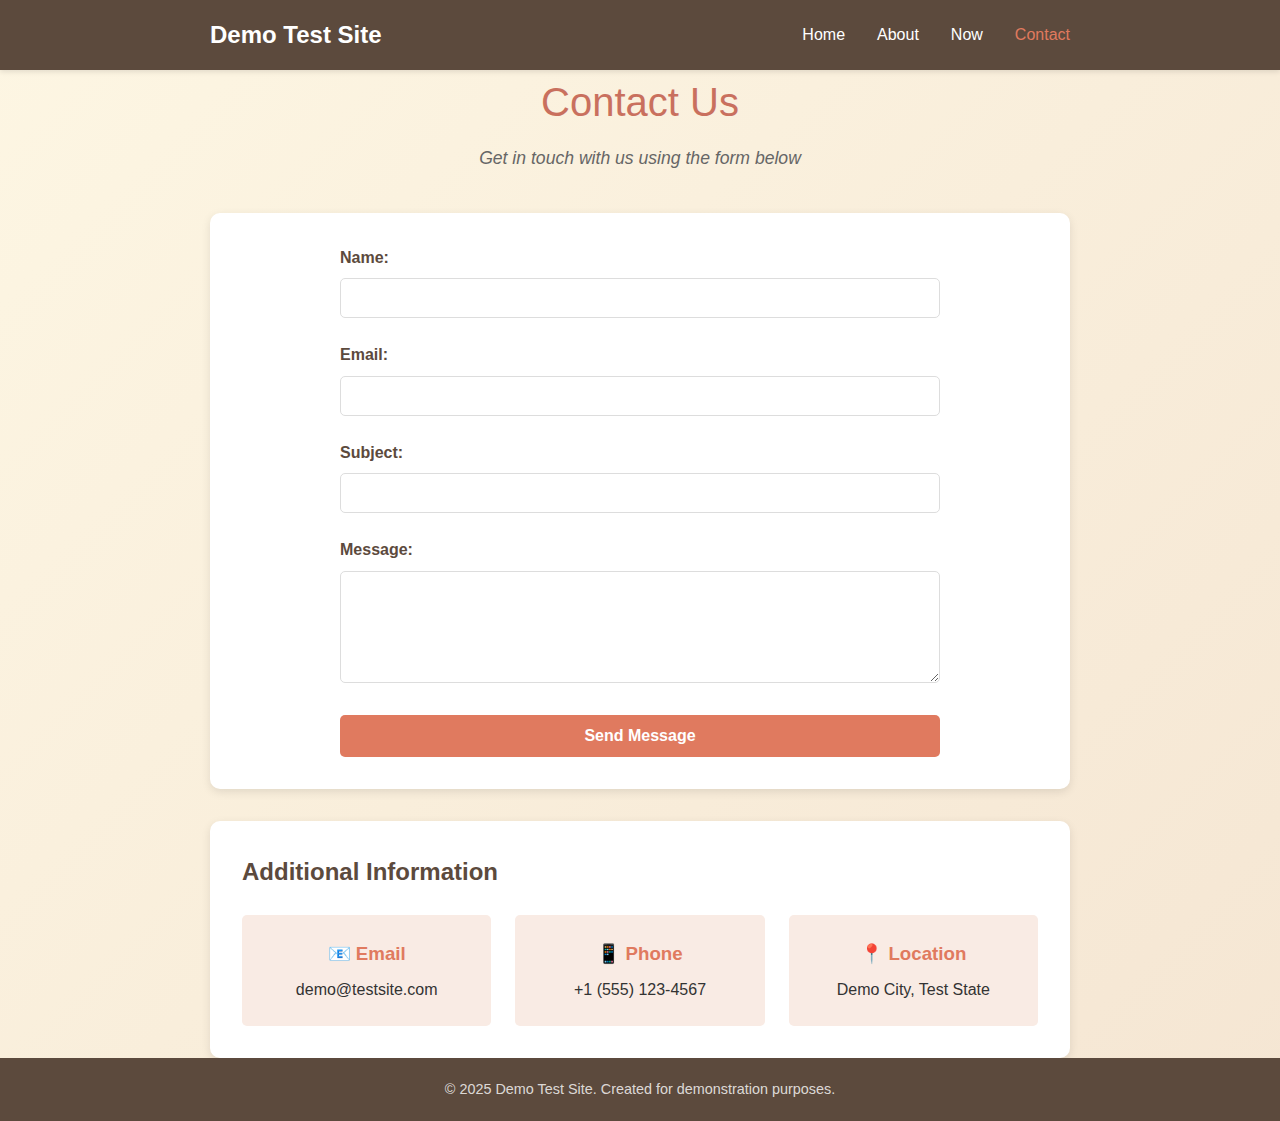
<file: contact.html>
<!DOCTYPE html>
<html lang="en">
<head>
    <meta charset="UTF-8">
    <meta name="viewport" content="width=device-width, initial-scale=1.0">
    <title>Demo Test Site - Contact</title>
    <link rel="stylesheet" href="styles.css">
</head>
<body>
    <nav class="navbar">
        <div class="container">
            <h1 class="logo">Demo Test Site</h1>
            <ul class="nav-links">
                <li><a href="index.html">Home</a></li>
                <li><a href="about.html">About</a></li>
                <li><a href="now.html">Now</a></li>
                <li><a href="contact.html" class="active">Contact</a></li>
            </ul>
        </div>
    </nav>

    <main class="container">
        <section class="page-header">
            <h1>Contact Us</h1>
            <p>Get in touch with us using the form below</p>
        </section>

        <section class="contact-section">
            <form id="contact-form" class="contact-form">
                <div class="form-group">
                    <label for="name">Name:</label>
                    <input type="text" id="name" name="name" required>
                </div>

                <div class="form-group">
                    <label for="email">Email:</label>
                    <input type="email" id="email" name="email" required>
                </div>

                <div class="form-group">
                    <label for="subject">Subject:</label>
                    <input type="text" id="subject" name="subject" required>
                </div>

                <div class="form-group">
                    <label for="message">Message:</label>
                    <textarea id="message" name="message" rows="5" required></textarea>
                </div>

                <button type="submit" class="submit-button">Send Message</button>
            </form>

            <div id="form-message" class="form-message hidden"></div>
        </section>

        <section class="contact-info">
            <h2>Additional Information</h2>
            <div class="info-grid">
                <div class="info-card">
                    <h3>📧 Email</h3>
                    <p>demo@testsite.com</p>
                </div>
                <div class="info-card">
                    <h3>📱 Phone</h3>
                    <p>+1 (555) 123-4567</p>
                </div>
                <div class="info-card">
                    <h3>📍 Location</h3>
                    <p>Demo City, Test State</p>
                </div>
            </div>
        </section>
    </main>

    <footer class="footer">
        <div class="container">
            <p>&copy; 2025 Demo Test Site. Created for demonstration purposes.</p>
        </div>
    </footer>

    <script src="script.js"></script>
</body>
</html>
</file>
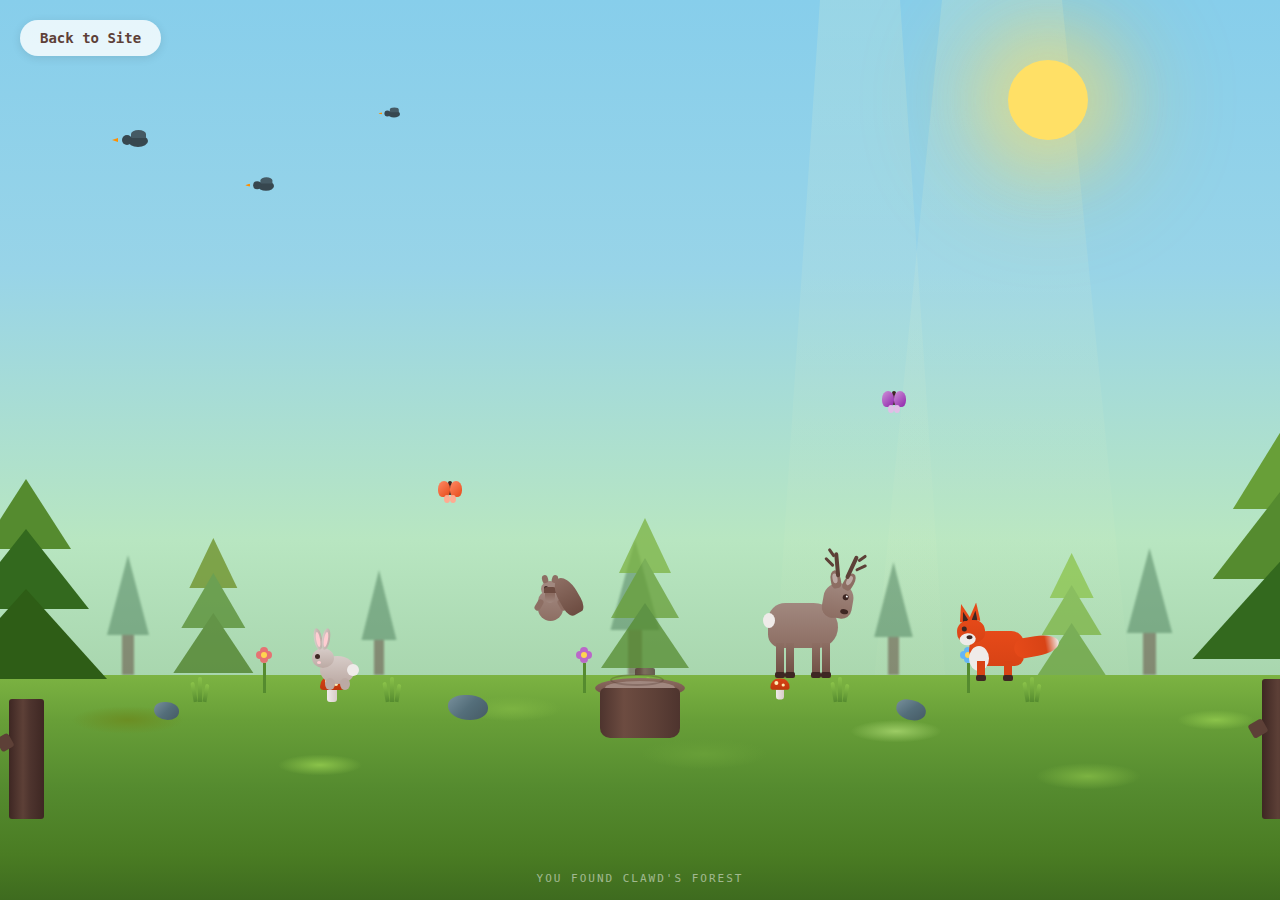
<file: forest.html>
<!DOCTYPE html>
<html lang="en">
<head>
    <meta charset="UTF-8">
    <meta name="viewport" content="width=device-width, initial-scale=1.0">
    <title>Forest Clearing</title>
    <style>
        /* ==========================================================================
           Pixel Art Forest - Hidden Easter Egg
           A peaceful midday forest clearing with animated woodland creatures
           ========================================================================== */

        * {
            margin: 0;
            padding: 0;
            box-sizing: border-box;
        }

        body {
            overflow: hidden;
            image-rendering: pixelated;
            image-rendering: crisp-edges;
            font-family: monospace;
        }

        /* Main Scene Container */
        .forest-scene {
            width: 100vw;
            height: 100vh;
            position: relative;
            overflow: hidden;
            background: linear-gradient(180deg,
                #87CEEB 0%,      /* Light sky blue */
                #98D4E8 30%,     /* Softer blue */
                #B8E6C1 60%,     /* Green tint near trees */
                #8FBC8F 100%    /* Forest green horizon */
            );
        }

        /* ==========================================================================
           Sky Elements
           ========================================================================== */

        /* Sun */
        .sun {
            position: absolute;
            top: 60px;
            right: 15%;
            width: 80px;
            height: 80px;
            background: #FFE066;
            border-radius: 50%;
            box-shadow:
                0 0 60px 30px rgba(255, 224, 102, 0.4),
                0 0 100px 60px rgba(255, 200, 50, 0.2);
            animation: sun-glow 4s ease-in-out infinite;
        }

        @keyframes sun-glow {
            0%, 100% { box-shadow: 0 0 60px 30px rgba(255, 224, 102, 0.4), 0 0 100px 60px rgba(255, 200, 50, 0.2); }
            50% { box-shadow: 0 0 80px 40px rgba(255, 224, 102, 0.5), 0 0 120px 70px rgba(255, 200, 50, 0.25); }
        }

        /* Clouds */
        .cloud {
            position: absolute;
            background: rgba(255, 255, 255, 0.9);
            border-radius: 20px;
            animation: float-cloud 60s linear infinite;
        }

        .cloud::before, .cloud::after {
            content: '';
            position: absolute;
            background: rgba(255, 255, 255, 0.9);
            border-radius: 50%;
        }

        .cloud-1 {
            width: 100px;
            height: 40px;
            top: 80px;
            left: -150px;
            animation-duration: 80s;
        }
        .cloud-1::before { width: 50px; height: 50px; top: -25px; left: 15px; }
        .cloud-1::after { width: 35px; height: 35px; top: -15px; left: 50px; }

        .cloud-2 {
            width: 120px;
            height: 45px;
            top: 40px;
            left: -200px;
            animation-duration: 100s;
            animation-delay: -30s;
        }
        .cloud-2::before { width: 60px; height: 60px; top: -30px; left: 20px; }
        .cloud-2::after { width: 45px; height: 45px; top: -20px; left: 60px; }

        .cloud-3 {
            width: 80px;
            height: 30px;
            top: 120px;
            left: -100px;
            animation-duration: 70s;
            animation-delay: -50s;
        }
        .cloud-3::before { width: 40px; height: 40px; top: -20px; left: 10px; }
        .cloud-3::after { width: 30px; height: 30px; top: -12px; left: 40px; }

        @keyframes float-cloud {
            from { transform: translateX(0); }
            to { transform: translateX(calc(100vw + 300px)); }
        }

        /* ==========================================================================
           Background Trees (Far)
           ========================================================================== */

        .tree-layer-far {
            position: absolute;
            bottom: 25%;
            left: 0;
            width: 100%;
            height: 35%;
            display: flex;
            justify-content: space-around;
            align-items: flex-end;
            opacity: 0.5;
            filter: blur(1px);
        }

        .tree-far {
            position: relative;
        }

        .tree-far .trunk {
            background: #5D4037;
            margin: 0 auto;
        }

        .tree-far .foliage {
            background: #4A7C59;
            clip-path: polygon(50% 0%, 15% 100%, 85% 100%);
        }

        .tree-far-1 .trunk { width: 12px; height: 40px; }
        .tree-far-1 .foliage { width: 60px; height: 80px; }

        .tree-far-2 .trunk { width: 10px; height: 35px; }
        .tree-far-2 .foliage { width: 50px; height: 70px; }

        .tree-far-3 .trunk { width: 14px; height: 45px; }
        .tree-far-3 .foliage { width: 70px; height: 90px; }

        .tree-far-4 .trunk { width: 11px; height: 38px; }
        .tree-far-4 .foliage { width: 55px; height: 75px; }

        .tree-far-5 .trunk { width: 13px; height: 42px; }
        .tree-far-5 .foliage { width: 65px; height: 85px; }

        /* ==========================================================================
           Middle Trees
           ========================================================================== */

        .tree-layer-mid {
            position: absolute;
            bottom: 18%;
            left: 0;
            width: 100%;
            height: 45%;
            display: flex;
            justify-content: space-around;
            align-items: flex-end;
            opacity: 0.75;
        }

        .tree-mid {
            position: relative;
        }

        .tree-mid .trunk {
            background: linear-gradient(90deg, #4E342E 0%, #6D4C41 50%, #4E342E 100%);
            margin: 0 auto;
            border-radius: 2px;
        }

        .tree-mid .foliage {
            position: relative;
        }

        .tree-mid .foliage-layer {
            background: #558B2F;
            clip-path: polygon(50% 0%, 10% 100%, 90% 100%);
            position: absolute;
            left: 50%;
            transform: translateX(-50%);
        }

        .tree-mid-1 .trunk { width: 18px; height: 60px; }
        .tree-mid-1 .foliage { width: 100px; height: 140px; }
        .tree-mid-1 .foliage-layer:nth-child(1) { width: 60px; height: 50px; top: 0; background: #6B8E23; }
        .tree-mid-1 .foliage-layer:nth-child(2) { width: 80px; height: 55px; top: 35px; background: #558B2F; }
        .tree-mid-1 .foliage-layer:nth-child(3) { width: 100px; height: 60px; top: 75px; background: #4A7C23; }

        .tree-mid-2 .trunk { width: 20px; height: 70px; }
        .tree-mid-2 .foliage { width: 110px; height: 150px; }
        .tree-mid-2 .foliage-layer:nth-child(1) { width: 65px; height: 55px; top: 0; background: #7CB342; }
        .tree-mid-2 .foliage-layer:nth-child(2) { width: 85px; height: 60px; top: 40px; background: #689F38; }
        .tree-mid-2 .foliage-layer:nth-child(3) { width: 110px; height: 65px; top: 85px; background: #558B2F; }

        .tree-mid-3 .trunk { width: 16px; height: 55px; }
        .tree-mid-3 .foliage { width: 90px; height: 130px; }
        .tree-mid-3 .foliage-layer:nth-child(1) { width: 55px; height: 45px; top: 0; background: #8BC34A; }
        .tree-mid-3 .foliage-layer:nth-child(2) { width: 75px; height: 50px; top: 32px; background: #7CB342; }
        .tree-mid-3 .foliage-layer:nth-child(3) { width: 90px; height: 55px; top: 70px; background: #689F38; }

        /* ==========================================================================
           Foreground Trees (Near)
           ========================================================================== */

        .tree-layer-near {
            position: absolute;
            bottom: 0;
            width: 100%;
            height: 60%;
            pointer-events: none;
        }

        .tree-near {
            position: absolute;
            bottom: 15%;
        }

        .tree-near .trunk {
            background: linear-gradient(90deg, #3E2723 0%, #5D4037 40%, #4E342E 60%, #3E2723 100%);
            margin: 0 auto;
            border-radius: 3px;
            position: relative;
        }

        .tree-near .trunk::before {
            content: '';
            position: absolute;
            width: 40%;
            height: 15px;
            background: #5D4037;
            top: 30%;
            left: -30%;
            transform: rotate(-30deg);
            border-radius: 3px;
        }

        .tree-near .foliage-layer {
            background: #33691E;
            clip-path: polygon(50% 0%, 5% 100%, 95% 100%);
            position: absolute;
            left: 50%;
            transform: translateX(-50%);
        }

        .tree-near-left {
            left: -5%;
        }
        .tree-near-left .trunk { width: 35px; height: 120px; }
        .tree-near-left .foliage { width: 180px; height: 220px; position: relative; }
        .tree-near-left .foliage-layer:nth-child(1) { width: 100px; height: 70px; top: 0; background: #558B2F; }
        .tree-near-left .foliage-layer:nth-child(2) { width: 140px; height: 80px; top: 50px; background: #33691E; }
        .tree-near-left .foliage-layer:nth-child(3) { width: 180px; height: 90px; top: 110px; background: #2E5D16; }

        .tree-near-right {
            right: -8%;
        }
        .tree-near-right .trunk { width: 40px; height: 140px; }
        .tree-near-right .foliage { width: 200px; height: 250px; position: relative; }
        .tree-near-right .foliage-layer:nth-child(1) { width: 110px; height: 80px; top: 0; background: #689F38; }
        .tree-near-right .foliage-layer:nth-child(2) { width: 155px; height: 90px; top: 60px; background: #558B2F; }
        .tree-near-right .foliage-layer:nth-child(3) { width: 200px; height: 100px; top: 130px; background: #33691E; }

        /* ==========================================================================
           Forest Floor / Ground
           ========================================================================== */

        .ground {
            position: absolute;
            bottom: 0;
            left: 0;
            width: 100%;
            height: 25%;
            background: linear-gradient(180deg,
                #7CB342 0%,
                #689F38 20%,
                #558B2F 50%,
                #4A7C23 80%,
                #3E6B1F 100%
            );
        }

        .ground::before {
            content: '';
            position: absolute;
            top: 0;
            left: 0;
            width: 100%;
            height: 100%;
            background:
                radial-gradient(ellipse 80px 20px at 10% 20%, #6B8E23 0%, transparent 70%),
                radial-gradient(ellipse 60px 15px at 25% 40%, #8BC34A 0%, transparent 70%),
                radial-gradient(ellipse 70px 18px at 40% 15%, #7CB342 0%, transparent 70%),
                radial-gradient(ellipse 90px 22px at 55% 35%, #689F38 0%, transparent 70%),
                radial-gradient(ellipse 65px 16px at 70% 25%, #9CCC65 0%, transparent 70%),
                radial-gradient(ellipse 75px 19px at 85% 45%, #7CB342 0%, transparent 70%),
                radial-gradient(ellipse 55px 14px at 95% 20%, #8BC34A 0%, transparent 70%);
        }

        /* Grass tufts */
        .grass-tuft {
            position: absolute;
            bottom: 22%;
        }

        .grass-tuft::before,
        .grass-tuft::after,
        .grass-tuft span {
            content: '';
            position: absolute;
            bottom: 0;
            width: 4px;
            background: linear-gradient(to top, #558B2F, #8BC34A);
            border-radius: 2px 2px 0 0;
        }

        .grass-tuft::before { height: 20px; left: 0; transform: rotate(-10deg); }
        .grass-tuft span { height: 25px; left: 6px; display: block; }
        .grass-tuft::after { height: 18px; left: 12px; transform: rotate(10deg); }

        .grass-1 { left: 15%; }
        .grass-2 { left: 30%; }
        .grass-3 { left: 50%; }
        .grass-4 { left: 65%; }
        .grass-5 { left: 80%; }

        /* Flowers */
        .flower {
            position: absolute;
            bottom: 23%;
        }

        .flower .stem {
            width: 3px;
            height: 30px;
            background: #558B2F;
            margin: 0 auto;
        }

        .flower .petals {
            width: 16px;
            height: 16px;
            position: relative;
        }

        .flower .petal {
            position: absolute;
            width: 8px;
            height: 8px;
            border-radius: 50%;
        }

        .flower .petal:nth-child(1) { top: 0; left: 4px; }
        .flower .petal:nth-child(2) { top: 4px; left: 8px; }
        .flower .petal:nth-child(3) { top: 8px; left: 4px; }
        .flower .petal:nth-child(4) { top: 4px; left: 0; }
        .flower .center {
            position: absolute;
            width: 6px;
            height: 6px;
            background: #FFD54F;
            border-radius: 50%;
            top: 5px;
            left: 5px;
        }

        .flower-1 { left: 20%; }
        .flower-1 .petal { background: #E57373; }

        .flower-2 { left: 45%; }
        .flower-2 .petal { background: #BA68C8; }

        .flower-3 { left: 75%; }
        .flower-3 .petal { background: #64B5F6; }

        /* Mushrooms */
        .mushroom {
            position: absolute;
            bottom: 22%;
        }

        .mushroom .cap {
            width: 24px;
            height: 14px;
            background: linear-gradient(180deg, #D84315 0%, #BF360C 100%);
            border-radius: 12px 12px 4px 4px;
            position: relative;
        }

        .mushroom .cap::before,
        .mushroom .cap::after {
            content: '';
            position: absolute;
            background: #FFECB3;
            border-radius: 50%;
        }

        .mushroom .cap::before { width: 5px; height: 5px; top: 3px; left: 5px; }
        .mushroom .cap::after { width: 4px; height: 4px; top: 6px; left: 14px; }

        .mushroom .stem-m {
            width: 10px;
            height: 12px;
            background: linear-gradient(90deg, #EFEBE9 0%, #D7CCC8 100%);
            margin: 0 auto;
            border-radius: 0 0 3px 3px;
        }

        .mushroom-1 { left: 25%; }
        .mushroom-2 { left: 60%; transform: scale(0.8); }

        /* Rocks */
        .rock {
            position: absolute;
            bottom: 20%;
            background: linear-gradient(135deg, #78909C 0%, #546E7A 50%, #455A64 100%);
            border-radius: 40% 50% 45% 55%;
        }

        .rock-1 { left: 35%; width: 40px; height: 25px; }
        .rock-2 { left: 70%; width: 30px; height: 20px; transform: rotate(10deg); }
        .rock-3 { left: 12%; width: 25px; height: 18px; }

        /* ==========================================================================
           Tree Stump (Center of clearing)
           ========================================================================== */

        .stump {
            position: absolute;
            bottom: 18%;
            left: 50%;
            transform: translateX(-50%);
        }

        .stump-body {
            width: 80px;
            height: 50px;
            background: linear-gradient(90deg, #4E342E 0%, #6D4C41 30%, #5D4037 70%, #4E342E 100%);
            border-radius: 5px 5px 10px 10px;
            position: relative;
        }

        .stump-top {
            width: 90px;
            height: 20px;
            background: linear-gradient(180deg, #8D6E63 0%, #6D4C41 100%);
            border-radius: 50%;
            position: absolute;
            top: -10px;
            left: -5px;
        }

        .stump-top::before {
            content: '';
            position: absolute;
            width: 70px;
            height: 14px;
            background: #A1887F;
            border-radius: 50%;
            top: 3px;
            left: 10px;
        }

        .stump-rings {
            position: absolute;
            top: -5px;
            left: 5px;
            width: 70px;
            height: 10px;
        }

        .stump-rings::before {
            content: '';
            position: absolute;
            width: 50px;
            height: 8px;
            border: 2px solid rgba(78, 52, 46, 0.3);
            border-radius: 50%;
            top: 1px;
            left: 10px;
        }

        /* ==========================================================================
           ANIMALS
           ========================================================================== */

        /* --- DEER --- */
        .deer {
            position: absolute;
            bottom: 28%;
            left: 60%;
            transform: scaleX(-1);
            animation: deer-idle 3s ease-in-out infinite;
        }

        @keyframes deer-idle {
            0%, 100% { transform: scaleX(-1) translateY(0); }
            50% { transform: scaleX(-1) translateY(-3px); }
        }

        .deer-body {
            width: 70px;
            height: 45px;
            background: linear-gradient(180deg, #A1887F 0%, #8D6E63 100%);
            border-radius: 35px 25px 20px 30px;
            position: relative;
        }

        .deer-head {
            width: 30px;
            height: 35px;
            background: linear-gradient(180deg, #A1887F 0%, #8D6E63 100%);
            border-radius: 15px 15px 10px 10px;
            position: absolute;
            top: -20px;
            left: -15px;
            transform: rotate(-10deg);
        }

        .deer-ear {
            width: 10px;
            height: 18px;
            background: #8D6E63;
            border-radius: 50% 50% 30% 30%;
            position: absolute;
        }

        .deer-ear.left { top: -12px; left: 2px; transform: rotate(-20deg); }
        .deer-ear.right { top: -12px; left: 16px; transform: rotate(20deg); }

        .deer-ear::after {
            content: '';
            position: absolute;
            width: 5px;
            height: 10px;
            background: #BCAAA4;
            border-radius: 50%;
            top: 3px;
            left: 2.5px;
        }

        .deer-antler {
            position: absolute;
            width: 4px;
            height: 25px;
            background: #5D4037;
            border-radius: 2px;
        }

        .deer-antler.left {
            top: -30px;
            left: 5px;
            transform: rotate(-15deg);
        }

        .deer-antler.right {
            top: -30px;
            left: 20px;
            transform: rotate(15deg);
        }

        .deer-antler::before,
        .deer-antler::after {
            content: '';
            position: absolute;
            width: 3px;
            background: #5D4037;
            border-radius: 2px;
        }

        .deer-antler.left::before { height: 12px; top: 3px; left: -8px; transform: rotate(-40deg); }
        .deer-antler.left::after { height: 10px; top: -5px; left: -5px; transform: rotate(-30deg); }
        .deer-antler.right::before { height: 12px; top: 3px; left: 8px; transform: rotate(40deg); }
        .deer-antler.right::after { height: 10px; top: -5px; left: 5px; transform: rotate(30deg); }

        .deer-eye {
            width: 6px;
            height: 6px;
            background: #3E2723;
            border-radius: 50%;
            position: absolute;
            top: 10px;
            left: 5px;
        }

        .deer-eye::after {
            content: '';
            width: 2px;
            height: 2px;
            background: white;
            border-radius: 50%;
            position: absolute;
            top: 1px;
            left: 1px;
        }

        .deer-nose {
            width: 8px;
            height: 5px;
            background: #3E2723;
            border-radius: 50%;
            position: absolute;
            bottom: 5px;
            left: 3px;
        }

        .deer-neck {
            width: 20px;
            height: 25px;
            background: linear-gradient(180deg, #A1887F 0%, #8D6E63 100%);
            position: absolute;
            top: -10px;
            left: -5px;
            border-radius: 10px;
            transform: rotate(-20deg);
        }

        .deer-leg {
            width: 8px;
            height: 35px;
            background: linear-gradient(180deg, #8D6E63 0%, #6D4C41 100%);
            position: absolute;
            bottom: -30px;
            border-radius: 0 0 3px 3px;
        }

        .deer-leg.front-left { left: 8px; }
        .deer-leg.front-right { left: 18px; }
        .deer-leg.back-left { right: 18px; }
        .deer-leg.back-right { right: 8px; }

        .deer-leg::after {
            content: '';
            width: 10px;
            height: 6px;
            background: #3E2723;
            position: absolute;
            bottom: 0;
            left: -1px;
            border-radius: 2px;
        }

        .deer-tail {
            width: 12px;
            height: 15px;
            background: #EFEBE9;
            border-radius: 50%;
            position: absolute;
            right: -5px;
            top: 10px;
            animation: deer-tail-wag 2s ease-in-out infinite;
        }

        @keyframes deer-tail-wag {
            0%, 100% { transform: rotate(0deg); }
            50% { transform: rotate(10deg); }
        }

        /* --- RABBIT --- */
        .rabbit {
            position: absolute;
            bottom: 24%;
            left: 25%;
            animation: rabbit-hop 2s ease-in-out infinite;
        }

        @keyframes rabbit-hop {
            0%, 100% { transform: translateY(0); }
            30% { transform: translateY(-8px); }
            60% { transform: translateY(0); }
        }

        .rabbit-body {
            width: 35px;
            height: 28px;
            background: linear-gradient(180deg, #D7CCC8 0%, #BCAAA4 100%);
            border-radius: 50%;
            position: relative;
        }

        .rabbit-head {
            width: 22px;
            height: 20px;
            background: linear-gradient(180deg, #D7CCC8 0%, #BCAAA4 100%);
            border-radius: 50%;
            position: absolute;
            top: -8px;
            left: -8px;
        }

        .rabbit-ear {
            width: 8px;
            height: 22px;
            background: linear-gradient(90deg, #D7CCC8 0%, #BCAAA4 100%);
            border-radius: 50%;
            position: absolute;
        }

        .rabbit-ear.left { top: -20px; left: 2px; transform: rotate(-10deg); }
        .rabbit-ear.right { top: -20px; left: 10px; transform: rotate(10deg); }

        .rabbit-ear::after {
            content: '';
            width: 4px;
            height: 15px;
            background: #FFCDD2;
            border-radius: 50%;
            position: absolute;
            top: 4px;
            left: 2px;
        }

        .rabbit-eye {
            width: 5px;
            height: 5px;
            background: #3E2723;
            border-radius: 50%;
            position: absolute;
            top: 6px;
            left: 3px;
        }

        .rabbit-nose {
            width: 4px;
            height: 3px;
            background: #FFCDD2;
            border-radius: 50%;
            position: absolute;
            bottom: 4px;
            left: 5px;
        }

        .rabbit-tail {
            width: 12px;
            height: 12px;
            background: #EFEBE9;
            border-radius: 50%;
            position: absolute;
            right: -4px;
            top: 8px;
        }

        .rabbit-leg {
            width: 10px;
            height: 12px;
            background: #BCAAA4;
            border-radius: 50%;
            position: absolute;
            bottom: -6px;
        }

        .rabbit-leg.left { left: 5px; }
        .rabbit-leg.right { right: 5px; }

        /* --- SQUIRREL --- */
        .squirrel {
            position: absolute;
            bottom: 31%;
            left: 42%;
            animation: squirrel-nibble 1.5s ease-in-out infinite;
        }

        @keyframes squirrel-nibble {
            0%, 100% { transform: rotate(0deg); }
            25% { transform: rotate(-2deg); }
            75% { transform: rotate(2deg); }
        }

        .squirrel-body {
            width: 25px;
            height: 30px;
            background: linear-gradient(180deg, #A1887F 0%, #8D6E63 100%);
            border-radius: 12px 12px 15px 15px;
            position: relative;
        }

        .squirrel-head {
            width: 18px;
            height: 16px;
            background: #A1887F;
            border-radius: 50%;
            position: absolute;
            top: -10px;
            left: 3px;
        }

        .squirrel-ear {
            width: 6px;
            height: 8px;
            background: #8D6E63;
            border-radius: 50% 50% 30% 30%;
            position: absolute;
            top: -6px;
        }

        .squirrel-ear.left { left: 1px; transform: rotate(-15deg); }
        .squirrel-ear.right { right: 1px; transform: rotate(15deg); }

        .squirrel-eye {
            width: 4px;
            height: 4px;
            background: #3E2723;
            border-radius: 50%;
            position: absolute;
            top: 5px;
            left: 3px;
        }

        .squirrel-nose {
            width: 4px;
            height: 3px;
            background: #5D4037;
            border-radius: 50%;
            position: absolute;
            bottom: 2px;
            left: 7px;
        }

        .squirrel-tail {
            width: 20px;
            height: 40px;
            background: linear-gradient(180deg, #8D6E63 0%, #6D4C41 100%);
            border-radius: 50% 50% 30% 30%;
            position: absolute;
            bottom: 5px;
            right: -15px;
            transform: rotate(-30deg);
            animation: squirrel-tail-flick 2s ease-in-out infinite;
        }

        @keyframes squirrel-tail-flick {
            0%, 100% { transform: rotate(-30deg); }
            50% { transform: rotate(-20deg); }
        }

        .squirrel-arm {
            width: 6px;
            height: 12px;
            background: #8D6E63;
            border-radius: 3px;
            position: absolute;
            top: 8px;
        }

        .squirrel-arm.left { left: -2px; transform: rotate(30deg); }
        .squirrel-arm.right { right: -2px; transform: rotate(-30deg); }

        .squirrel-acorn {
            width: 10px;
            height: 12px;
            background: linear-gradient(180deg, #8D6E63 30%, #A1887F 100%);
            border-radius: 0 0 50% 50%;
            position: absolute;
            top: 0px;
            left: 7px;
        }

        .squirrel-acorn::before {
            content: '';
            width: 12px;
            height: 6px;
            background: #6D4C41;
            border-radius: 3px 3px 0 0;
            position: absolute;
            top: -4px;
            left: -1px;
        }

        /* --- FOX --- */
        .fox {
            position: absolute;
            bottom: 26%;
            right: 20%;
            animation: fox-breathe 3s ease-in-out infinite;
        }

        @keyframes fox-breathe {
            0%, 100% { transform: scaleY(1); }
            50% { transform: scaleY(1.02); }
        }

        .fox-body {
            width: 55px;
            height: 35px;
            background: linear-gradient(180deg, #E64A19 0%, #D84315 100%);
            border-radius: 30px 20px 15px 25px;
            position: relative;
        }

        .fox-head {
            width: 28px;
            height: 24px;
            background: linear-gradient(180deg, #E64A19 0%, #D84315 100%);
            border-radius: 50% 50% 40% 40%;
            position: absolute;
            top: -12px;
            left: -12px;
            transform: rotate(-5deg);
        }

        .fox-snout {
            width: 16px;
            height: 12px;
            background: #EFEBE9;
            border-radius: 50%;
            position: absolute;
            bottom: -2px;
            left: 2px;
        }

        .fox-nose {
            width: 6px;
            height: 4px;
            background: #3E2723;
            border-radius: 50%;
            position: absolute;
            bottom: 6px;
            left: 7px;
        }

        .fox-ear {
            width: 12px;
            height: 18px;
            background: #E64A19;
            clip-path: polygon(50% 0%, 0% 100%, 100% 100%);
            position: absolute;
        }

        .fox-ear.left { top: -16px; left: 2px; transform: rotate(-10deg); }
        .fox-ear.right { top: -16px; right: 2px; transform: rotate(10deg); }

        .fox-ear::after {
            content: '';
            width: 6px;
            height: 10px;
            background: #3E2723;
            clip-path: polygon(50% 0%, 0% 100%, 100% 100%);
            position: absolute;
            bottom: 0;
            left: 3px;
        }

        .fox-eye {
            width: 5px;
            height: 5px;
            background: #3E2723;
            border-radius: 50%;
            position: absolute;
            top: 7px;
            left: 5px;
        }

        .fox-chest {
            width: 20px;
            height: 25px;
            background: #EFEBE9;
            border-radius: 50%;
            position: absolute;
            bottom: -5px;
            left: 0;
        }

        .fox-leg {
            width: 8px;
            height: 20px;
            background: #D84315;
            position: absolute;
            bottom: -15px;
            border-radius: 0 0 3px 3px;
        }

        .fox-leg.front { left: 8px; }
        .fox-leg.back { right: 12px; }

        .fox-leg::after {
            content: '';
            width: 10px;
            height: 6px;
            background: #3E2723;
            position: absolute;
            bottom: 0;
            left: -1px;
            border-radius: 2px;
        }

        .fox-tail {
            width: 45px;
            height: 20px;
            background: linear-gradient(90deg, #E64A19 0%, #D84315 70%, #EFEBE9 100%);
            border-radius: 10px 50% 50% 10px;
            position: absolute;
            right: -35px;
            top: 5px;
            transform: rotate(-10deg);
            animation: fox-tail-sway 2.5s ease-in-out infinite;
        }

        @keyframes fox-tail-sway {
            0%, 100% { transform: rotate(-10deg); }
            50% { transform: rotate(5deg); }
        }

        /* --- BIRDS --- */
        .bird {
            position: absolute;
            animation: bird-fly 8s ease-in-out infinite;
        }

        .bird-1 {
            top: 15%;
            left: 10%;
            animation-delay: 0s;
        }

        .bird-2 {
            top: 20%;
            left: 20%;
            animation-delay: -2s;
            transform: scale(0.8);
        }

        .bird-3 {
            top: 12%;
            left: 30%;
            animation-delay: -4s;
            transform: scale(0.6);
        }

        @keyframes bird-fly {
            0% { transform: translateX(0) translateY(0); }
            25% { transform: translateX(50px) translateY(-20px); }
            50% { transform: translateX(100px) translateY(0); }
            75% { transform: translateX(50px) translateY(20px); }
            100% { transform: translateX(0) translateY(0); }
        }

        .bird-body {
            width: 20px;
            height: 12px;
            background: #37474F;
            border-radius: 50%;
            position: relative;
        }

        .bird-wing {
            width: 15px;
            height: 8px;
            background: #455A64;
            border-radius: 50% 50% 0 0;
            position: absolute;
            top: -5px;
            left: 3px;
            transform-origin: bottom center;
            animation: wing-flap 0.3s ease-in-out infinite;
        }

        @keyframes wing-flap {
            0%, 100% { transform: rotate(-30deg); }
            50% { transform: rotate(30deg); }
        }

        .bird-head {
            width: 10px;
            height: 10px;
            background: #37474F;
            border-radius: 50%;
            position: absolute;
            left: -6px;
            top: 0;
        }

        .bird-beak {
            width: 6px;
            height: 4px;
            background: #FF8F00;
            clip-path: polygon(0 50%, 100% 0, 100% 100%);
            position: absolute;
            left: -10px;
            top: 3px;
        }

        /* --- BUTTERFLIES --- */
        .butterfly {
            position: absolute;
            animation: butterfly-flutter 6s ease-in-out infinite;
        }

        .butterfly-1 {
            bottom: 45%;
            left: 35%;
        }

        .butterfly-2 {
            bottom: 55%;
            right: 30%;
            animation-delay: -3s;
        }

        @keyframes butterfly-flutter {
            0% { transform: translate(0, 0) rotate(0deg); }
            25% { transform: translate(30px, -20px) rotate(10deg); }
            50% { transform: translate(60px, 0) rotate(0deg); }
            75% { transform: translate(30px, 20px) rotate(-10deg); }
            100% { transform: translate(0, 0) rotate(0deg); }
        }

        .butterfly-body {
            width: 4px;
            height: 14px;
            background: #3E2723;
            border-radius: 2px;
            position: relative;
        }

        .butterfly-wing {
            position: absolute;
            width: 12px;
            height: 16px;
            border-radius: 50% 50% 40% 40%;
            animation: wing-flutter 0.2s ease-in-out infinite;
        }

        .butterfly-wing.left {
            left: -10px;
            top: 0;
            transform-origin: right center;
        }

        .butterfly-wing.right {
            right: -10px;
            top: 0;
            transform-origin: left center;
        }

        @keyframes wing-flutter {
            0%, 100% { transform: rotateY(0deg); }
            50% { transform: rotateY(60deg); }
        }

        .butterfly-1 .butterfly-wing { background: linear-gradient(135deg, #FF8A65 0%, #E64A19 100%); }
        .butterfly-2 .butterfly-wing { background: linear-gradient(135deg, #CE93D8 0%, #8E24AA 100%); }

        .butterfly-wing::after {
            content: '';
            position: absolute;
            width: 6px;
            height: 8px;
            border-radius: 50%;
            bottom: -6px;
        }

        .butterfly-wing.left::after { right: 0; }
        .butterfly-wing.right::after { left: 0; }

        .butterfly-1 .butterfly-wing::after { background: #FFAB91; }
        .butterfly-2 .butterfly-wing::after { background: #E1BEE7; }

        /* ==========================================================================
           Light Rays
           ========================================================================== */

        .light-rays {
            position: absolute;
            top: 0;
            right: 10%;
            width: 300px;
            height: 100%;
            background: linear-gradient(
                180deg,
                rgba(255, 255, 200, 0.15) 0%,
                rgba(255, 255, 200, 0.05) 50%,
                transparent 100%
            );
            clip-path: polygon(30% 0%, 70% 0%, 100% 100%, 0% 100%);
            pointer-events: none;
            animation: light-shimmer 5s ease-in-out infinite;
        }

        @keyframes light-shimmer {
            0%, 100% { opacity: 0.6; }
            50% { opacity: 0.9; }
        }

        .light-rays-2 {
            right: 25%;
            width: 200px;
            animation-delay: -2s;
        }

        /* ==========================================================================
           Back Button
           ========================================================================== */

        .back-link {
            position: absolute;
            top: 20px;
            left: 20px;
            color: #5D4037;
            background: rgba(255, 255, 255, 0.8);
            padding: 10px 20px;
            border-radius: 25px;
            text-decoration: none;
            font-weight: bold;
            font-size: 14px;
            transition: all 0.3s ease;
            z-index: 100;
            box-shadow: 0 2px 10px rgba(0, 0, 0, 0.1);
        }

        .back-link:hover {
            background: rgba(255, 255, 255, 1);
            transform: translateY(-2px);
            box-shadow: 0 4px 15px rgba(0, 0, 0, 0.15);
        }

        /* ==========================================================================
           Hidden Message
           ========================================================================== */

        .hidden-message {
            position: absolute;
            bottom: 15px;
            left: 50%;
            transform: translateX(-50%);
            color: rgba(255, 255, 255, 0.5);
            font-size: 11px;
            letter-spacing: 2px;
            text-transform: uppercase;
        }

        /* ==========================================================================
           Responsive
           ========================================================================== */

        @media (max-width: 768px) {
            .deer { left: 55%; transform: scaleX(-1) scale(0.8); }
            .fox { right: 10%; transform: scale(0.8); }
            .rabbit { left: 15%; transform: scale(0.9); }
            .squirrel { left: 35%; transform: scale(0.9); }
            .tree-near-left { left: -15%; }
            .tree-near-right { right: -15%; }
        }

        @media (max-width: 480px) {
            .deer { transform: scaleX(-1) scale(0.6); }
            .fox { transform: scale(0.6); }
            .rabbit { transform: scale(0.7); }
            .squirrel { transform: scale(0.7); }
            .bird { transform: scale(0.7); }
            .butterfly { transform: scale(0.8); }
        }
    </style>
</head>
<body>
    <a href="about.html" class="back-link">Back to Site</a>

    <div class="forest-scene">
        <!-- Light Rays -->
        <div class="light-rays"></div>
        <div class="light-rays light-rays-2"></div>

        <!-- Sun -->
        <div class="sun"></div>

        <!-- Clouds -->
        <div class="cloud cloud-1"></div>
        <div class="cloud cloud-2"></div>
        <div class="cloud cloud-3"></div>

        <!-- Background Trees -->
        <div class="tree-layer-far">
            <div class="tree-far tree-far-1">
                <div class="foliage"></div>
                <div class="trunk"></div>
            </div>
            <div class="tree-far tree-far-2">
                <div class="foliage"></div>
                <div class="trunk"></div>
            </div>
            <div class="tree-far tree-far-3">
                <div class="foliage"></div>
                <div class="trunk"></div>
            </div>
            <div class="tree-far tree-far-4">
                <div class="foliage"></div>
                <div class="trunk"></div>
            </div>
            <div class="tree-far tree-far-5">
                <div class="foliage"></div>
                <div class="trunk"></div>
            </div>
        </div>

        <!-- Middle Trees -->
        <div class="tree-layer-mid">
            <div class="tree-mid tree-mid-1">
                <div class="foliage">
                    <div class="foliage-layer"></div>
                    <div class="foliage-layer"></div>
                    <div class="foliage-layer"></div>
                </div>
                <div class="trunk"></div>
            </div>
            <div class="tree-mid tree-mid-2">
                <div class="foliage">
                    <div class="foliage-layer"></div>
                    <div class="foliage-layer"></div>
                    <div class="foliage-layer"></div>
                </div>
                <div class="trunk"></div>
            </div>
            <div class="tree-mid tree-mid-3">
                <div class="foliage">
                    <div class="foliage-layer"></div>
                    <div class="foliage-layer"></div>
                    <div class="foliage-layer"></div>
                </div>
                <div class="trunk"></div>
            </div>
        </div>

        <!-- Birds -->
        <div class="bird bird-1">
            <div class="bird-body">
                <div class="bird-wing"></div>
                <div class="bird-head">
                    <div class="bird-beak"></div>
                </div>
            </div>
        </div>
        <div class="bird bird-2">
            <div class="bird-body">
                <div class="bird-wing"></div>
                <div class="bird-head">
                    <div class="bird-beak"></div>
                </div>
            </div>
        </div>
        <div class="bird bird-3">
            <div class="bird-body">
                <div class="bird-wing"></div>
                <div class="bird-head">
                    <div class="bird-beak"></div>
                </div>
            </div>
        </div>

        <!-- Butterflies -->
        <div class="butterfly butterfly-1">
            <div class="butterfly-body">
                <div class="butterfly-wing left"></div>
                <div class="butterfly-wing right"></div>
            </div>
        </div>
        <div class="butterfly butterfly-2">
            <div class="butterfly-body">
                <div class="butterfly-wing left"></div>
                <div class="butterfly-wing right"></div>
            </div>
        </div>

        <!-- Ground -->
        <div class="ground"></div>

        <!-- Grass Tufts -->
        <div class="grass-tuft grass-1"><span></span></div>
        <div class="grass-tuft grass-2"><span></span></div>
        <div class="grass-tuft grass-3"><span></span></div>
        <div class="grass-tuft grass-4"><span></span></div>
        <div class="grass-tuft grass-5"><span></span></div>

        <!-- Flowers -->
        <div class="flower flower-1">
            <div class="petals">
                <div class="petal"></div>
                <div class="petal"></div>
                <div class="petal"></div>
                <div class="petal"></div>
                <div class="center"></div>
            </div>
            <div class="stem"></div>
        </div>
        <div class="flower flower-2">
            <div class="petals">
                <div class="petal"></div>
                <div class="petal"></div>
                <div class="petal"></div>
                <div class="petal"></div>
                <div class="center"></div>
            </div>
            <div class="stem"></div>
        </div>
        <div class="flower flower-3">
            <div class="petals">
                <div class="petal"></div>
                <div class="petal"></div>
                <div class="petal"></div>
                <div class="petal"></div>
                <div class="center"></div>
            </div>
            <div class="stem"></div>
        </div>

        <!-- Mushrooms -->
        <div class="mushroom mushroom-1">
            <div class="cap"></div>
            <div class="stem-m"></div>
        </div>
        <div class="mushroom mushroom-2">
            <div class="cap"></div>
            <div class="stem-m"></div>
        </div>

        <!-- Rocks -->
        <div class="rock rock-1"></div>
        <div class="rock rock-2"></div>
        <div class="rock rock-3"></div>

        <!-- Tree Stump -->
        <div class="stump">
            <div class="stump-top">
                <div class="stump-rings"></div>
            </div>
            <div class="stump-body"></div>
        </div>

        <!-- Animals -->
        <div class="deer">
            <div class="deer-body">
                <div class="deer-neck"></div>
                <div class="deer-head">
                    <div class="deer-ear left"></div>
                    <div class="deer-ear right"></div>
                    <div class="deer-antler left"></div>
                    <div class="deer-antler right"></div>
                    <div class="deer-eye"></div>
                    <div class="deer-nose"></div>
                </div>
                <div class="deer-leg front-left"></div>
                <div class="deer-leg front-right"></div>
                <div class="deer-leg back-left"></div>
                <div class="deer-leg back-right"></div>
                <div class="deer-tail"></div>
            </div>
        </div>

        <div class="rabbit">
            <div class="rabbit-body">
                <div class="rabbit-head">
                    <div class="rabbit-ear left"></div>
                    <div class="rabbit-ear right"></div>
                    <div class="rabbit-eye"></div>
                    <div class="rabbit-nose"></div>
                </div>
                <div class="rabbit-leg left"></div>
                <div class="rabbit-leg right"></div>
                <div class="rabbit-tail"></div>
            </div>
        </div>

        <div class="squirrel">
            <div class="squirrel-body">
                <div class="squirrel-head">
                    <div class="squirrel-ear left"></div>
                    <div class="squirrel-ear right"></div>
                    <div class="squirrel-eye"></div>
                    <div class="squirrel-nose"></div>
                </div>
                <div class="squirrel-arm left"></div>
                <div class="squirrel-arm right"></div>
                <div class="squirrel-acorn"></div>
                <div class="squirrel-tail"></div>
            </div>
        </div>

        <div class="fox">
            <div class="fox-body">
                <div class="fox-head">
                    <div class="fox-ear left"></div>
                    <div class="fox-ear right"></div>
                    <div class="fox-eye"></div>
                    <div class="fox-snout">
                        <div class="fox-nose"></div>
                    </div>
                </div>
                <div class="fox-chest"></div>
                <div class="fox-leg front"></div>
                <div class="fox-leg back"></div>
                <div class="fox-tail"></div>
            </div>
        </div>

        <!-- Foreground Trees -->
        <div class="tree-layer-near">
            <div class="tree-near tree-near-left">
                <div class="foliage">
                    <div class="foliage-layer"></div>
                    <div class="foliage-layer"></div>
                    <div class="foliage-layer"></div>
                </div>
                <div class="trunk"></div>
            </div>
            <div class="tree-near tree-near-right">
                <div class="foliage">
                    <div class="foliage-layer"></div>
                    <div class="foliage-layer"></div>
                    <div class="foliage-layer"></div>
                </div>
                <div class="trunk"></div>
            </div>
        </div>

        <div class="hidden-message">You found Clawd's forest</div>
    </div>
</body>
</html>
</file>
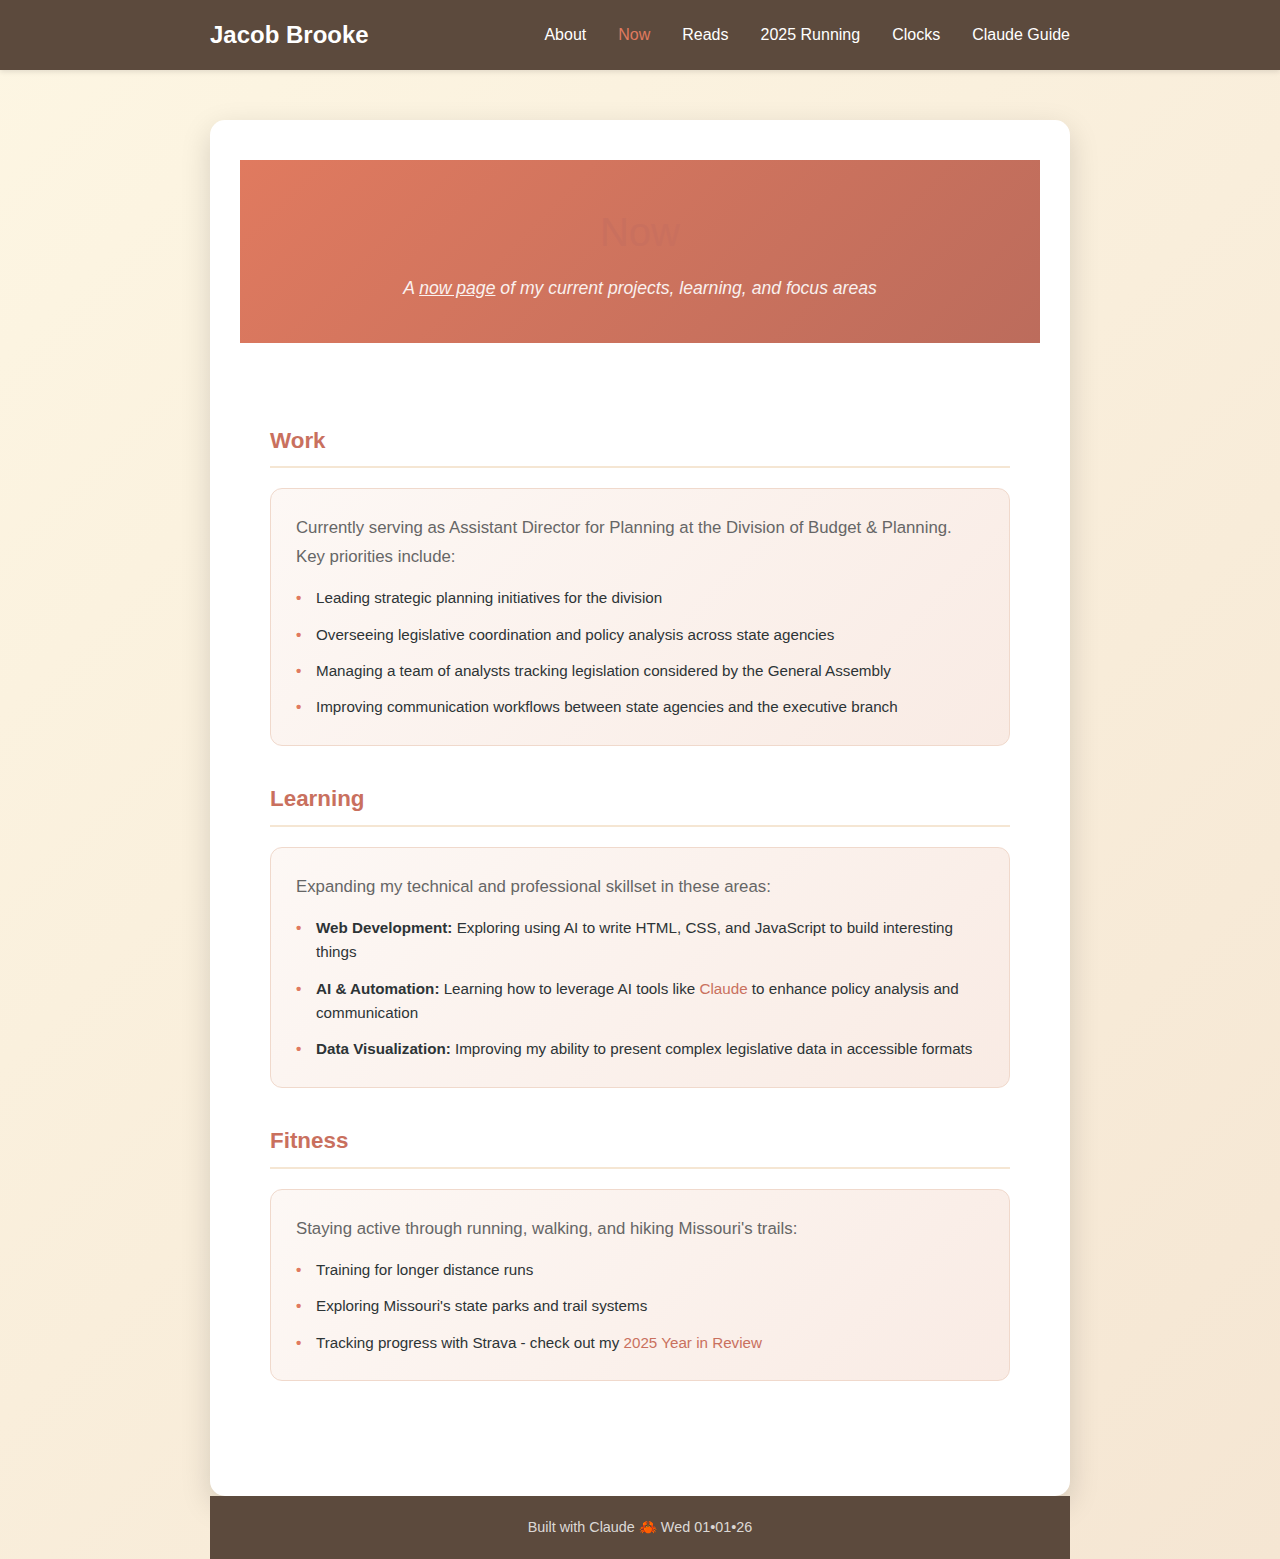
<file: now.html>
<!DOCTYPE html>
<html lang="en">
<head>
    <meta charset="UTF-8">
    <meta name="viewport" content="width=device-width, initial-scale=1.0">
    <title>Jacob Brooke - Now</title>
    <link rel="stylesheet" href="styles.css">
    <style>
        .page-card {
            background: white;
            border-radius: 15px;
            box-shadow: 0 10px 30px rgba(0,0,0,0.15);
            overflow: hidden;
            margin-top: 50px;
        }

        .page-header {
            background: linear-gradient(135deg, #e07a5f 0%, #bc6c5c 100%);
            color: white;
            padding: 40px 30px;
            text-align: center;
        }

        .page-header h1 {
            font-size: 2.5em;
            margin-bottom: 10px;
            font-weight: 300;
        }

        .page-header p {
            color: white;
            opacity: 0.9;
            font-size: 1.1em;
        }

        .page-header p a {
            color: white;
            text-decoration: underline;
        }

        .page-header p a:hover {
            opacity: 0.8;
        }

        .content {
            padding: 40px 30px;
        }

        .section {
            margin-bottom: 35px;
        }

        .section-title {
            font-size: 1.4em;
            color: #c9705e;
            margin-bottom: 20px;
            border-bottom: 2px solid #f5e6d3;
            padding-bottom: 8px;
        }

        .section-content {
            background: linear-gradient(135deg, #fdf8f5 0%, #f9ebe4 100%);
            padding: 25px;
            border-radius: 12px;
            border: 1px solid #f0d9cc;
        }

        .section-content p {
            color: #666;
            font-size: 1.05em;
            line-height: 1.7;
            margin-bottom: 15px;
        }

        .styled-list {
            list-style: none;
            padding: 0;
            margin: 0;
        }

        .styled-list li {
            padding-left: 20px;
            position: relative;
            margin-bottom: 12px;
            font-size: 0.95em;
            line-height: 1.6;
            color: #2d3436;
        }

        .styled-list li:last-child {
            margin-bottom: 0;
        }

        .styled-list li::before {
            content: '•';
            color: #e07a5f;
            font-weight: bold;
            position: absolute;
            left: 0;
        }

        .styled-list a {
            color: #c9705e;
            text-decoration: none;
            transition: color 0.2s ease;
        }

        .styled-list a:hover {
            color: #a85a4a;
            text-decoration: underline;
        }

        .footer {
            text-align: center;
            padding: 20px;
            color: rgba(255,255,255,0.8);
            font-size: 0.9em;
        }
    </style>
</head>
<body>
    <nav class="navbar">
        <div class="container">
            <h1 class="logo">Jacob Brooke</h1>
            <ul class="nav-links">
                <li><a href="about.html">About</a></li>
                <li><a href="now.html" class="active">Now</a></li>
                <li><a href="reads.html">Reads</a></li>
                <li><a href="year_in_review_2025.html">2025 Running</a></li>
                <li><a href="clocks.html">Clocks</a></li>
                <li><a href="claude-models.html">Claude Guide</a></li>
            </ul>
        </div>
    </nav>

    <div class="container">
        <div class="page-card">
            <div class="page-header">
                <h1>Now</h1>
                <p>A <a href="https://nownownow.com/about" target="_blank" rel="noopener noreferrer">now page</a> of my current projects, learning, and focus areas</p>
            </div>

            <div class="content">

                <div class="section">
                    <h2 class="section-title">Work</h2>
                    <div class="section-content">
                        <p>Currently serving as Assistant Director for Planning at the Division of Budget & Planning. Key priorities include:</p>
                        <ul class="styled-list">
                            <li>Leading strategic planning initiatives for the division</li>
                            <li>Overseeing legislative coordination and policy analysis across state agencies</li>
                            <li>Managing a team of analysts tracking legislation considered by the General Assembly</li>
                            <li>Improving communication workflows between state agencies and the executive branch</li>
                        </ul>
                    </div>
                </div>

                <div class="section">
                    <h2 class="section-title">Learning</h2>
                    <div class="section-content">
                        <p>Expanding my technical and professional skillset in these areas:</p>
                        <ul class="styled-list">
                            <li><strong>Web Development:</strong> Exploring using AI to write HTML, CSS, and JavaScript to build interesting things</li>
                            <li><strong>AI & Automation:</strong> Learning how to leverage AI tools like <a href="claude-models.html">Claude</a> to enhance policy analysis and communication</li>
                            <li><strong>Data Visualization:</strong> Improving my ability to present complex legislative data in accessible formats</li>
                        </ul>
                    </div>
                </div>

                <div class="section">
                    <h2 class="section-title">Fitness</h2>
                    <div class="section-content">
                        <p>Staying active through running, walking, and hiking Missouri's trails:</p>
                        <ul class="styled-list">
                            <li>Training for longer distance runs</li>
                            <li>Exploring Missouri's state parks and trail systems</li>
                            <li>Tracking progress with Strava - check out my <a href="year_in_review_2025.html">2025 Year in Review</a></li>
                        </ul>
                    </div>
                </div>
            </div>
        </div>

        <div class="footer">
            <p>Built with Claude <a href="forest.html" class="clawd-link" title="Clawd">🦀</a> Wed 01•01•26</p>
        </div>
    </div>
</body>
</html>
</file>
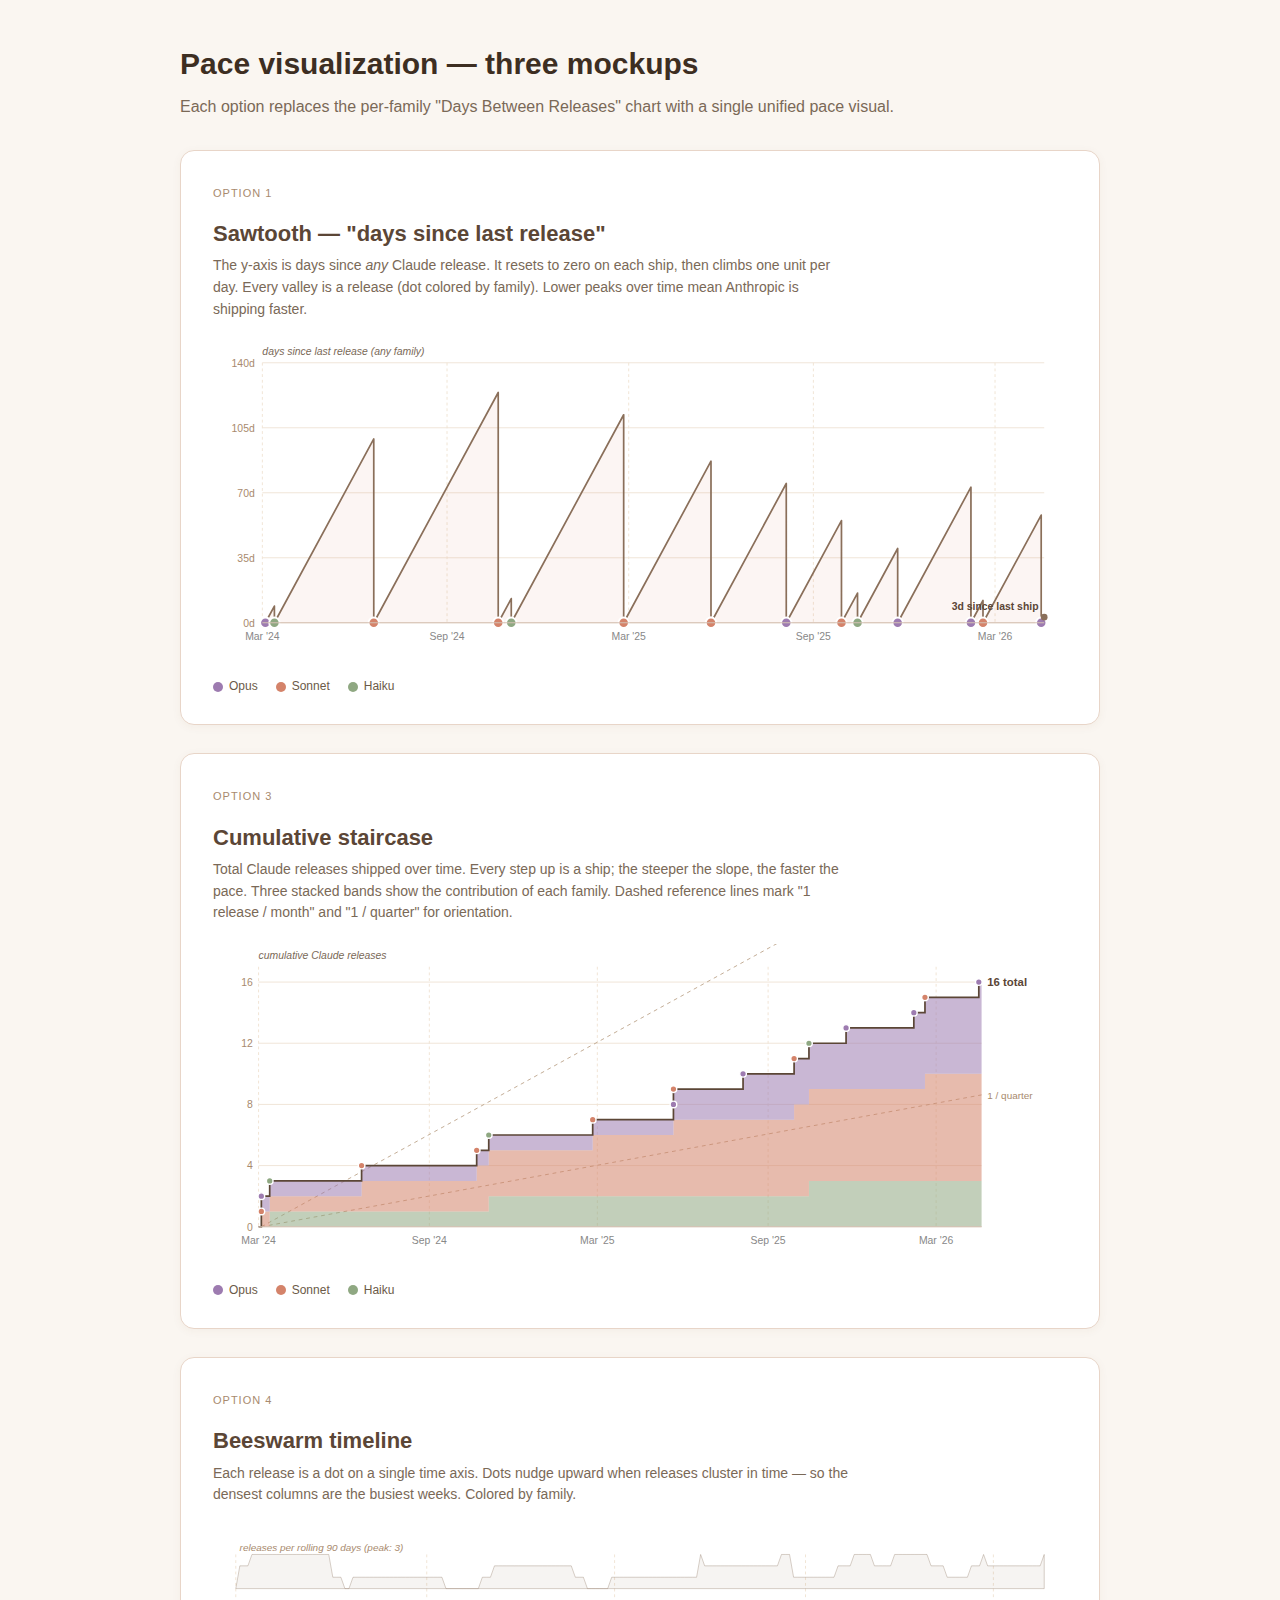
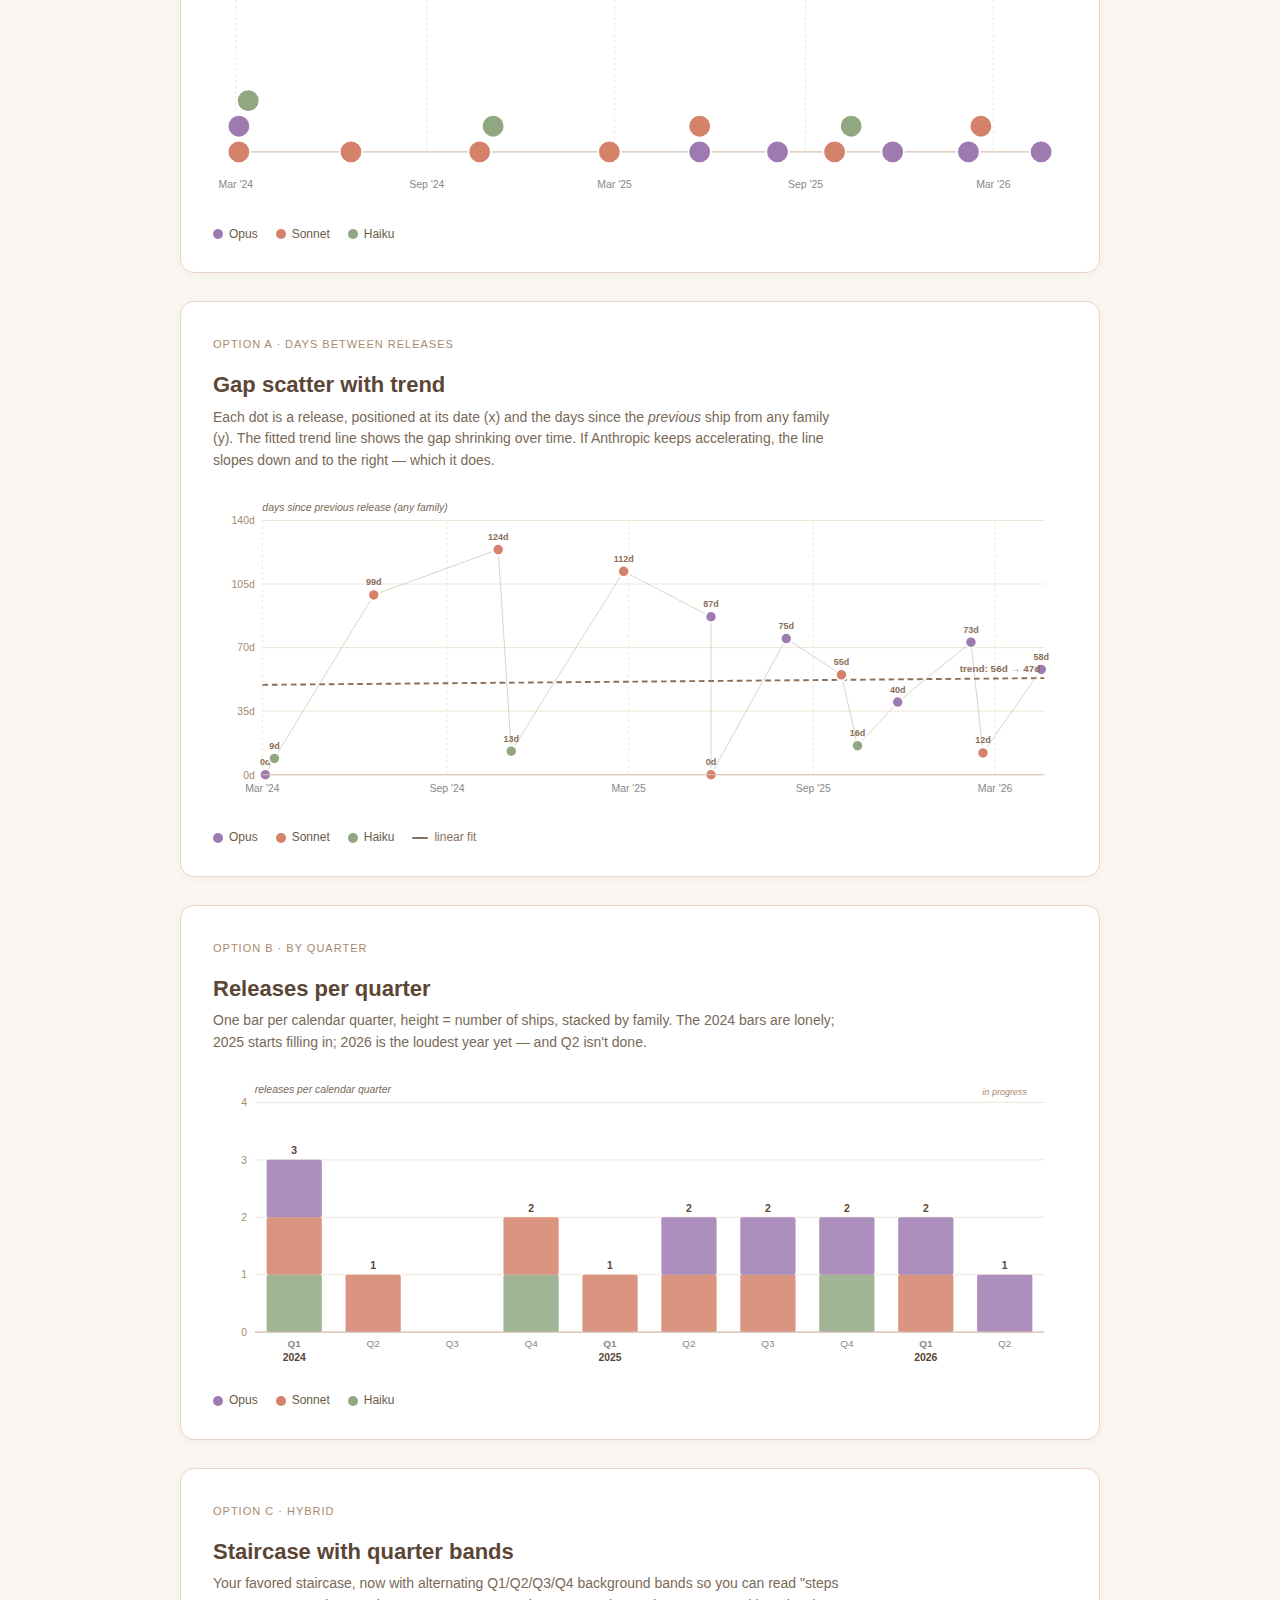
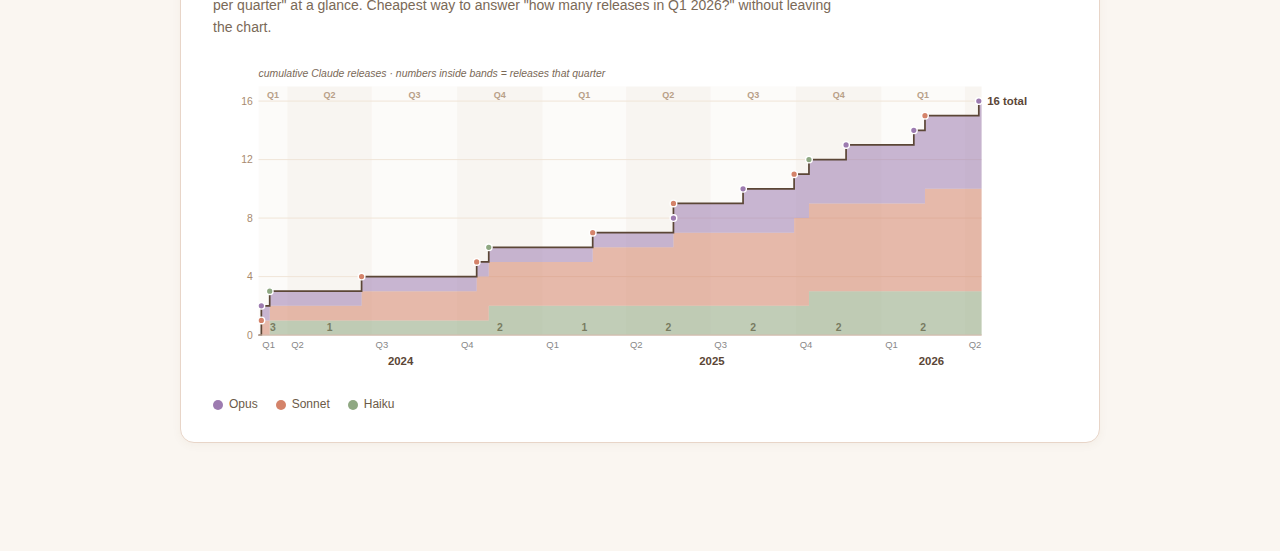
<file: pace-mockups.html>
<!DOCTYPE html>
<html lang="en">
<head>
<meta charset="UTF-8">
<title>Claude Pace — Mockups</title>
<link rel="stylesheet" href="styles.css">
<style>
  body { background: #faf6f1; }
  .mock-wrap { max-width: 960px; margin: 0 auto; padding: 40px 20px 80px; }
  .mock-section { background: #fff; border: 1px solid #e8d5c8; border-radius: 14px; padding: 28px 32px; margin-bottom: 28px; box-shadow: 0 2px 10px rgba(120,80,40,0.05); }
  .mock-section h2 { margin: 0 0 4px; font-size: 22px; color: #5b4636; }
  .mock-tag { display: inline-block; font-size: 11px; text-transform: uppercase; letter-spacing: 1px; color: #a88a6e; margin-bottom: 14px; }
  .mock-desc { color: #7a6957; font-size: 14px; line-height: 1.55; margin: 0 0 20px; max-width: 640px; }
  .mock-chart { width: 100%; }
  .mock-chart svg { width: 100%; height: auto; display: block; }
  .legend { display: flex; gap: 18px; font-size: 12px; color: #6b5a48; margin-top: 14px; flex-wrap: wrap; }
  .legend span { display: inline-flex; align-items: center; gap: 6px; }
  .swatch { width: 10px; height: 10px; border-radius: 50%; display: inline-block; }
  .pick-row { display: flex; gap: 12px; margin-top: 10px; }
  .pick-btn { padding: 8px 14px; border: 1px solid #d4c0b3; background: #fff; border-radius: 8px; color: #5b4636; font-weight: 600; font-size: 13px; }
  h1.page-h1 { font-size: 30px; color: #3d2e22; margin: 0 0 6px; }
  .page-sub { color: #7a6957; margin: 0 0 30px; }
</style>
</head>
<body>
<div class="mock-wrap">
  <h1 class="page-h1">Pace visualization — three mockups</h1>
  <p class="page-sub">Each option replaces the per-family "Days Between Releases" chart with a single unified pace visual.</p>

  <div class="mock-section">
    <span class="mock-tag">Option 1</span>
    <h2>Sawtooth — "days since last release"</h2>
    <p class="mock-desc">The y-axis is days since <em>any</em> Claude release. It resets to zero on each ship, then climbs one unit per day. Every valley is a release (dot colored by family). Lower peaks over time mean Anthropic is shipping faster.</p>
    <div class="mock-chart" id="chart-sawtooth"></div>
    <div class="legend">
      <span><i class="swatch" style="background:#9d7bb0"></i>Opus</span>
      <span><i class="swatch" style="background:#d4836a"></i>Sonnet</span>
      <span><i class="swatch" style="background:#8fa882"></i>Haiku</span>
    </div>
  </div>

  <div class="mock-section">
    <span class="mock-tag">Option 3</span>
    <h2>Cumulative staircase</h2>
    <p class="mock-desc">Total Claude releases shipped over time. Every step up is a ship; the steeper the slope, the faster the pace. Three stacked bands show the contribution of each family. Dashed reference lines mark "1 release / month" and "1 / quarter" for orientation.</p>
    <div class="mock-chart" id="chart-cumulative"></div>
    <div class="legend">
      <span><i class="swatch" style="background:#9d7bb0"></i>Opus</span>
      <span><i class="swatch" style="background:#d4836a"></i>Sonnet</span>
      <span><i class="swatch" style="background:#8fa882"></i>Haiku</span>
    </div>
  </div>

  <div class="mock-section">
    <span class="mock-tag">Option 4</span>
    <h2>Beeswarm timeline</h2>
    <p class="mock-desc">Each release is a dot on a single time axis. Dots nudge upward when releases cluster in time — so the densest columns are the busiest weeks. Colored by family.</p>
    <div class="mock-chart" id="chart-beeswarm"></div>
    <div class="legend">
      <span><i class="swatch" style="background:#9d7bb0"></i>Opus</span>
      <span><i class="swatch" style="background:#d4836a"></i>Sonnet</span>
      <span><i class="swatch" style="background:#8fa882"></i>Haiku</span>
    </div>
  </div>

  <div class="mock-section">
    <span class="mock-tag">Option A · days between releases</span>
    <h2>Gap scatter with trend</h2>
    <p class="mock-desc">Each dot is a release, positioned at its date (x) and the days since the <em>previous</em> ship from any family (y). The fitted trend line shows the gap shrinking over time. If Anthropic keeps accelerating, the line slopes down and to the right — which it does.</p>
    <div class="mock-chart" id="chart-gap-scatter"></div>
    <div class="legend">
      <span><i class="swatch" style="background:#9d7bb0"></i>Opus</span>
      <span><i class="swatch" style="background:#d4836a"></i>Sonnet</span>
      <span><i class="swatch" style="background:#8fa882"></i>Haiku</span>
      <span style="color:#8a6f5a"><i class="swatch" style="background:#8a6f5a;border-radius:2px;width:16px;height:2px"></i>linear fit</span>
    </div>
  </div>

  <div class="mock-section">
    <span class="mock-tag">Option B · by quarter</span>
    <h2>Releases per quarter</h2>
    <p class="mock-desc">One bar per calendar quarter, height = number of ships, stacked by family. The 2024 bars are lonely; 2025 starts filling in; 2026 is the loudest year yet — and Q2 isn't done.</p>
    <div class="mock-chart" id="chart-quarterly"></div>
    <div class="legend">
      <span><i class="swatch" style="background:#9d7bb0"></i>Opus</span>
      <span><i class="swatch" style="background:#d4836a"></i>Sonnet</span>
      <span><i class="swatch" style="background:#8fa882"></i>Haiku</span>
    </div>
  </div>

  <div class="mock-section">
    <span class="mock-tag">Option C · hybrid</span>
    <h2>Staircase with quarter bands</h2>
    <p class="mock-desc">Your favored staircase, now with alternating Q1/Q2/Q3/Q4 background bands so you can read "steps per quarter" at a glance. Cheapest way to answer "how many releases in Q1 2026?" without leaving the chart.</p>
    <div class="mock-chart" id="chart-staircase-q"></div>
    <div class="legend">
      <span><i class="swatch" style="background:#9d7bb0"></i>Opus</span>
      <span><i class="swatch" style="background:#d4836a"></i>Sonnet</span>
      <span><i class="swatch" style="background:#8fa882"></i>Haiku</span>
    </div>
  </div>
</div>

<script>
/* ---------- shared data ---------- */
const COLORS = { opus: '#9d7bb0', sonnet: '#d4836a', haiku: '#8fa882' };
const RELEASES = [
  { family: 'sonnet', v: '3 Sonnet',         date: '2024-03-04' },
  { family: 'opus',   v: '3 Opus',           date: '2024-03-04' },
  { family: 'haiku',  v: '3 Haiku',          date: '2024-03-13' },
  { family: 'sonnet', v: '3.5 Sonnet',       date: '2024-06-20' },
  { family: 'sonnet', v: '3.5 Sonnet (Oct)', date: '2024-10-22' },
  { family: 'haiku',  v: '3.5 Haiku',        date: '2024-11-04' },
  { family: 'sonnet', v: '3.7 Sonnet',       date: '2025-02-24' },
  { family: 'opus',   v: '4 Opus',           date: '2025-05-22' },
  { family: 'sonnet', v: '4 Sonnet',         date: '2025-05-22' },
  { family: 'opus',   v: 'Opus 4.1',         date: '2025-08-05' },
  { family: 'sonnet', v: 'Sonnet 4.5',       date: '2025-09-29' },
  { family: 'haiku',  v: 'Haiku 4.5',        date: '2025-10-15' },
  { family: 'opus',   v: 'Opus 4.5',         date: '2025-11-24' },
  { family: 'opus',   v: 'Opus 4.6',         date: '2026-02-05' },
  { family: 'sonnet', v: 'Sonnet 4.6',       date: '2026-02-17' },
  { family: 'opus',   v: 'Opus 4.7',         date: '2026-04-16' }
].sort((a, b) => a.date.localeCompare(b.date));

const parse = s => new Date(s + 'T00:00:00');
const TODAY = parse('2026-04-19');
const MIN = parse('2024-03-01');
const MAX = TODAY;
const RANGE = MAX - MIN;
const daysBetween = (a, b) => Math.round((b - a) / 86400000);

const MARKERS = [
  { label: "Mar '24", date: '2024-03-01' },
  { label: "Sep '24", date: '2024-09-01' },
  { label: "Mar '25", date: '2025-03-01' },
  { label: "Sep '25", date: '2025-09-01' },
  { label: "Mar '26", date: '2026-03-01' }
];

/* ---------- Option 1: Sawtooth ---------- */
function renderSawtooth() {
  const W = 900, H = 340;
  const pad = { top: 24, right: 24, bottom: 42, left: 52 };
  const cw = W - pad.left - pad.right;
  const ch = H - pad.top - pad.bottom;
  const x = d => pad.left + ((parse(d) - MIN) / RANGE) * cw;
  const xRaw = d => pad.left + ((d - MIN) / RANGE) * cw;

  // peak values are the gaps between releases; find max for y scale
  const gaps = [];
  for (let i = 1; i < RELEASES.length; i++) {
    gaps.push(daysBetween(parse(RELEASES[i - 1].date), parse(RELEASES[i].date)));
  }
  gaps.push(daysBetween(parse(RELEASES[RELEASES.length - 1].date), TODAY));
  const yMax = Math.ceil(Math.max(...gaps) / 20) * 20; // round up to 20
  const y = v => pad.top + ch - (v / yMax) * ch;

  let svg = `<svg viewBox="0 0 ${W} ${H}" xmlns="http://www.w3.org/2000/svg">`;

  // y gridlines
  const ySteps = [0, Math.round(yMax / 4), Math.round(yMax / 2), Math.round((3 * yMax) / 4), yMax];
  ySteps.forEach(v => {
    svg += `<line x1="${pad.left}" y1="${y(v)}" x2="${W - pad.right}" y2="${y(v)}" stroke="#efe3d6" stroke-width="1"/>`;
    svg += `<text x="${pad.left - 8}" y="${y(v) + 4}" text-anchor="end" fill="#a88a6e" font-size="11">${v}d</text>`;
  });

  // x markers
  MARKERS.forEach(m => {
    svg += `<line x1="${x(m.date)}" y1="${pad.top}" x2="${x(m.date)}" y2="${pad.top + ch}" stroke="#f0e3d4" stroke-width="1" stroke-dasharray="3,3"/>`;
    svg += `<text x="${x(m.date)}" y="${H - pad.bottom + 18}" text-anchor="middle" fill="#888" font-size="11">${m.label}</text>`;
  });

  // sawtooth path
  let d = '';
  let prev = null;
  RELEASES.forEach((r, i) => {
    if (prev) {
      const gap = daysBetween(parse(prev.date), parse(r.date));
      d += ` L ${x(r.date)} ${y(gap)}`;
    }
    d += (i === 0 ? ' M ' : ' L ') + `${x(r.date)} ${y(0)}`;
    prev = r;
  });
  // tail to today
  const tail = daysBetween(parse(prev.date), TODAY);
  d += ` L ${xRaw(TODAY)} ${y(tail)}`;

  // fill under path
  const fillD = d + ` L ${xRaw(TODAY)} ${y(0)} L ${x(RELEASES[0].date)} ${y(0)} Z`;
  svg += `<path d="${fillD}" fill="#d4836a" fill-opacity="0.08"/>`;
  svg += `<path d="${d}" fill="none" stroke="#8a6f5a" stroke-width="1.8" stroke-linejoin="round"/>`;

  // reset dots (colored by family)
  RELEASES.forEach(r => {
    svg += `<circle cx="${x(r.date)}" cy="${y(0)}" r="5.5" fill="${COLORS[r.family]}" stroke="white" stroke-width="2"/>`;
  });

  // current tail dot
  svg += `<circle cx="${xRaw(TODAY)}" cy="${y(tail)}" r="3.5" fill="#8a6f5a"/>`;
  svg += `<text x="${xRaw(TODAY) - 6}" y="${y(tail) - 8}" text-anchor="end" fill="#5b4636" font-size="11" font-weight="600">${tail}d since last ship</text>`;

  // axis line
  svg += `<line x1="${pad.left}" y1="${pad.top + ch}" x2="${W - pad.right}" y2="${pad.top + ch}" stroke="#d4c0b3" stroke-width="1.2"/>`;
  svg += `<text x="${pad.left}" y="${pad.top - 8}" fill="#7a6957" font-size="11" font-style="italic">days since last release (any family)</text>`;

  svg += '</svg>';
  document.getElementById('chart-sawtooth').innerHTML = svg;
}

/* ---------- Option 3: Cumulative staircase ---------- */
function renderCumulative() {
  const W = 900, H = 340;
  const pad = { top: 24, right: 90, bottom: 42, left: 48 };
  const cw = W - pad.left - pad.right;
  const ch = H - pad.top - pad.bottom;
  const x = d => pad.left + ((parse(d) - MIN) / RANGE) * cw;
  const xRaw = d => pad.left + ((d - MIN) / RANGE) * cw;

  // build per-family step counts
  const families = ['haiku', 'sonnet', 'opus']; // drawing order bottom-to-top for stack
  const counts = { opus: 0, sonnet: 0, haiku: 0 };
  // series of { date, opus, sonnet, haiku, total }
  const series = [{ date: MIN, opus: 0, sonnet: 0, haiku: 0 }];
  RELEASES.forEach(r => {
    counts[r.family] += 1;
    series.push({ date: parse(r.date), ...counts });
  });
  series.push({ date: TODAY, ...counts });
  const total = RELEASES.length;
  const yMax = total + 1;
  const y = v => pad.top + ch - (v / yMax) * ch;

  let svg = `<svg viewBox="0 0 ${W} ${H}" xmlns="http://www.w3.org/2000/svg">`;

  // y gridlines
  for (let v = 0; v <= yMax; v += 4) {
    svg += `<line x1="${pad.left}" y1="${y(v)}" x2="${W - pad.right}" y2="${y(v)}" stroke="#efe3d6" stroke-width="1"/>`;
    svg += `<text x="${pad.left - 6}" y="${y(v) + 4}" text-anchor="end" fill="#a88a6e" font-size="11">${v}</text>`;
  }

  // x markers
  MARKERS.forEach(m => {
    svg += `<line x1="${x(m.date)}" y1="${pad.top}" x2="${x(m.date)}" y2="${pad.top + ch}" stroke="#f0e3d4" stroke-width="1" stroke-dasharray="3,3"/>`;
    svg += `<text x="${x(m.date)}" y="${H - pad.bottom + 18}" text-anchor="middle" fill="#888" font-size="11">${m.label}</text>`;
  });

  // pace reference lines from first release point
  const t0 = parse(RELEASES[0].date);
  function refLine(perMonth, label) {
    const endDaysFromStart = daysBetween(t0, TODAY);
    const endVal = (endDaysFromStart / 30) * perMonth;
    svg += `<line x1="${xRaw(t0)}" y1="${y(0)}" x2="${xRaw(TODAY)}" y2="${y(endVal)}" stroke="#c0a890" stroke-width="1" stroke-dasharray="4,4"/>`;
    svg += `<text x="${xRaw(TODAY) + 6}" y="${y(endVal) + 4}" fill="#a88a6e" font-size="10.5">${label}</text>`;
  }
  refLine(1, '1 / month');
  refLine(1 / 3, '1 / quarter');

  // stacked step areas: bottom = haiku, middle = sonnet, top = opus
  // for each family, build a stepped polygon of cumulative(haiku..family)
  function stackUpTo(upToFam) {
    // pairs [date, sum]
    return series.map(s => {
      let sum = 0;
      for (const f of families) {
        sum += s[f];
        if (f === upToFam) break;
      }
      return [s.date, sum];
    });
  }
  function expandSteps(points) {
    // produce explicit vertex list representing the step shape
    const out = [];
    points.forEach((p, i) => {
      const [d, v] = p;
      if (i > 0) out.push([d, points[i - 1][1]]); // horizontal corner
      out.push([d, v]);
    });
    return out;
  }
  function stepPath(points) {
    return expandSteps(points).map((p, i) =>
      (i === 0 ? 'M' : 'L') + ` ${xRaw(p[0])} ${y(p[1])}`
    ).join(' ');
  }
  function areaPath(upper, lower) {
    const u = expandSteps(upper);
    const l = expandSteps(lower).reverse();
    const pts = [...u, ...l];
    return pts.map((p, i) =>
      (i === 0 ? 'M' : 'L') + ` ${xRaw(p[0])} ${y(p[1])}`
    ).join(' ') + ' Z';
  }

  // draw from bottom
  let lower = series.map(s => [s.date, 0]);
  families.forEach(fam => {
    const upper = stackUpTo(fam);
    svg += `<path d="${areaPath(upper, lower)}" fill="${COLORS[fam]}" fill-opacity="0.55"/>`;
    lower = upper;
  });

  // top border line (total)
  const topLine = stepPath(series.map(s => [s.date, s.opus + s.sonnet + s.haiku]));
  svg += `<path d="${topLine}" fill="none" stroke="#5b4636" stroke-width="1.8"/>`;

  // release tick dots on top line
  RELEASES.forEach((r, i) => {
    const val = i + 1; // cumulative
    svg += `<circle cx="${x(r.date)}" cy="${y(val)}" r="3.5" fill="${COLORS[r.family]}" stroke="white" stroke-width="1.5"/>`;
  });

  // endpoint label
  svg += `<text x="${xRaw(TODAY) + 6}" y="${y(total) + 4}" fill="#5b4636" font-size="12" font-weight="700">${total} total</text>`;

  // axis
  svg += `<line x1="${pad.left}" y1="${pad.top + ch}" x2="${W - pad.right}" y2="${pad.top + ch}" stroke="#d4c0b3" stroke-width="1.2"/>`;
  svg += `<text x="${pad.left}" y="${pad.top - 8}" fill="#7a6957" font-size="11" font-style="italic">cumulative Claude releases</text>`;

  svg += '</svg>';
  document.getElementById('chart-cumulative').innerHTML = svg;
}

/* ---------- Option 4: Beeswarm ---------- */
function renderBeeswarm() {
  const W = 900, H = 300;
  const pad = { top: 30, right: 24, bottom: 42, left: 24 };
  const cw = W - pad.left - pad.right;
  const ch = H - pad.top - pad.bottom;
  const baseline = pad.top + ch - 20;
  const x = d => pad.left + ((parse(d) - MIN) / RANGE) * cw;

  const R = 12; // dot radius
  const pad2 = 3; // extra spacing
  const minDist = 2 * R + pad2;

  // place dots greedily with vertical offset
  const placed = [];
  RELEASES.forEach(r => {
    const cx = x(r.date);
    // try candidate y positions: baseline, baseline - step, baseline - 2*step, ...
    let yFound = baseline;
    let step = 0;
    while (true) {
      const cy = baseline - step * (2 * R + pad2);
      const collision = placed.some(p => {
        const dx = p.cx - cx;
        const dy = p.cy - cy;
        return Math.sqrt(dx * dx + dy * dy) < minDist;
      });
      if (!collision) { yFound = cy; break; }
      step += 1;
    }
    placed.push({ ...r, cx, cy: yFound });
  });

  let svg = `<svg viewBox="0 0 ${W} ${H}" xmlns="http://www.w3.org/2000/svg">`;

  // baseline
  svg += `<line x1="${pad.left}" y1="${baseline}" x2="${W - pad.right}" y2="${baseline}" stroke="#d4c0b3" stroke-width="1.2"/>`;

  // x markers
  MARKERS.forEach(m => {
    svg += `<line x1="${x(m.date)}" y1="${pad.top}" x2="${x(m.date)}" y2="${baseline}" stroke="#f0e3d4" stroke-width="1" stroke-dasharray="3,3"/>`;
    svg += `<text x="${x(m.date)}" y="${H - pad.bottom + 18}" text-anchor="middle" fill="#888" font-size="11">${m.label}</text>`;
  });

  // rolling-density band (releases per 90 days), drawn as a subtle area behind the dots
  const WINDOW = 90;
  const samples = 200;
  const densityPts = [];
  for (let i = 0; i <= samples; i++) {
    const t = new Date(MIN.getTime() + (i / samples) * RANGE);
    const count = RELEASES.filter(r => {
      const d = parse(r.date);
      return d <= t && (t - d) <= WINDOW * 86400000;
    }).length;
    densityPts.push({ t, count });
  }
  const densityMax = Math.max(...densityPts.map(p => p.count), 1);
  const densityH = 36;
  const densityTop = pad.top;
  let densityPath = '';
  densityPts.forEach((p, i) => {
    const px = pad.left + ((p.t - MIN) / RANGE) * cw;
    const py = densityTop + densityH - (p.count / densityMax) * densityH;
    densityPath += (i === 0 ? 'M ' : 'L ') + `${px} ${py} `;
  });
  densityPath += `L ${pad.left + cw} ${densityTop + densityH} L ${pad.left} ${densityTop + densityH} Z`;
  svg += `<path d="${densityPath}" fill="#8a6f5a" fill-opacity="0.08" stroke="#8a6f5a" stroke-opacity="0.35" stroke-width="1"/>`;
  svg += `<text x="${pad.left + 4}" y="${densityTop - 4}" fill="#a88a6e" font-size="10.5" font-style="italic">releases per rolling 90 days (peak: ${densityMax})</text>`;

  // dots
  placed.forEach(p => {
    svg += `<circle cx="${p.cx}" cy="${p.cy}" r="${R}" fill="${COLORS[p.family]}" stroke="white" stroke-width="2"/>`;
  });

  svg += '</svg>';
  document.getElementById('chart-beeswarm').innerHTML = svg;
}

/* ---------- Option A: Gap scatter with trend ---------- */
function renderGapScatter() {
  const W = 900, H = 340;
  const pad = { top: 30, right: 24, bottom: 42, left: 52 };
  const cw = W - pad.left - pad.right;
  const ch = H - pad.top - pad.bottom;
  const x = d => pad.left + ((parse(d) - MIN) / RANGE) * cw;

  // compute gap for each release (skip the very first)
  const gapPoints = [];
  for (let i = 1; i < RELEASES.length; i++) {
    const gap = daysBetween(parse(RELEASES[i - 1].date), parse(RELEASES[i].date));
    gapPoints.push({ ...RELEASES[i], gap });
  }
  const yMax = Math.ceil(Math.max(...gapPoints.map(p => p.gap)) / 20) * 20;
  const y = v => pad.top + ch - (v / yMax) * ch;

  let svg = `<svg viewBox="0 0 ${W} ${H}" xmlns="http://www.w3.org/2000/svg">`;

  // y gridlines
  [0, Math.round(yMax / 4), Math.round(yMax / 2), Math.round((3 * yMax) / 4), yMax].forEach(v => {
    svg += `<line x1="${pad.left}" y1="${y(v)}" x2="${W - pad.right}" y2="${y(v)}" stroke="#efe3d6" stroke-width="1"/>`;
    svg += `<text x="${pad.left - 8}" y="${y(v) + 4}" text-anchor="end" fill="#a88a6e" font-size="11">${v}d</text>`;
  });

  // x markers
  MARKERS.forEach(m => {
    svg += `<line x1="${x(m.date)}" y1="${pad.top}" x2="${x(m.date)}" y2="${pad.top + ch}" stroke="#f0e3d4" stroke-width="1" stroke-dasharray="3,3"/>`;
    svg += `<text x="${x(m.date)}" y="${H - pad.bottom + 18}" text-anchor="middle" fill="#888" font-size="11">${m.label}</text>`;
  });

  // linear regression on (xNumeric, gap)
  const xs = gapPoints.map(p => parse(p.date).getTime());
  const ys = gapPoints.map(p => p.gap);
  const n = xs.length;
  const meanX = xs.reduce((a, b) => a + b, 0) / n;
  const meanY = ys.reduce((a, b) => a + b, 0) / n;
  let num = 0, den = 0;
  for (let i = 0; i < n; i++) {
    num += (xs[i] - meanX) * (ys[i] - meanY);
    den += (xs[i] - meanX) ** 2;
  }
  const slope = num / den;
  const intercept = meanY - slope * meanX;
  const trendX1 = MIN.getTime();
  const trendX2 = TODAY.getTime();
  const trendY1 = Math.max(0, intercept + slope * trendX1);
  const trendY2 = Math.max(0, intercept + slope * trendX2);
  const tx1 = pad.left + ((trendX1 - MIN) / RANGE) * cw;
  const tx2 = pad.left + ((trendX2 - MIN) / RANGE) * cw;
  svg += `<line x1="${tx1}" y1="${y(trendY1)}" x2="${tx2}" y2="${y(trendY2)}" stroke="#8a6f5a" stroke-width="2" stroke-dasharray="6,4"/>`;

  // connecting thin line between dots (chronological)
  const pathD = gapPoints.map((p, i) =>
    (i === 0 ? 'M' : 'L') + ` ${x(p.date)} ${y(p.gap)}`
  ).join(' ');
  svg += `<path d="${pathD}" fill="none" stroke="#b8a088" stroke-width="1" stroke-opacity="0.5"/>`;

  // dots
  gapPoints.forEach(p => {
    svg += `<circle cx="${x(p.date)}" cy="${y(p.gap)}" r="6" fill="${COLORS[p.family]}" stroke="white" stroke-width="2"/>`;
    svg += `<text x="${x(p.date)}" y="${y(p.gap) - 10}" text-anchor="middle" fill="#8a6f5a" font-size="9.5" font-weight="600">${p.gap}d</text>`;
  });

  // axis
  svg += `<line x1="${pad.left}" y1="${pad.top + ch}" x2="${W - pad.right}" y2="${pad.top + ch}" stroke="#d4c0b3" stroke-width="1.2"/>`;
  svg += `<text x="${pad.left}" y="${pad.top - 10}" fill="#7a6957" font-size="11" font-style="italic">days since previous release (any family)</text>`;

  // trend annotation
  const avgEarly = ys.slice(0, Math.ceil(n / 2)).reduce((a, b) => a + b, 0) / Math.ceil(n / 2);
  const avgLate = ys.slice(Math.ceil(n / 2)).reduce((a, b) => a + b, 0) / Math.floor(n / 2);
  svg += `<text x="${tx2 - 4}" y="${y(trendY2) - 6}" text-anchor="end" fill="#8a6f5a" font-size="10.5" font-weight="600">trend: ${avgEarly.toFixed(0)}d → ${avgLate.toFixed(0)}d</text>`;

  svg += '</svg>';
  document.getElementById('chart-gap-scatter').innerHTML = svg;
}

/* ---------- Option B: Releases per quarter ---------- */
function quarterKey(dateStr) {
  const d = parse(dateStr);
  const q = Math.floor(d.getMonth() / 3) + 1;
  return `${d.getFullYear()}-Q${q}`;
}
function quarterLabel(key) {
  const [yr, q] = key.split('-');
  return `${q} '${yr.slice(2)}`;
}

function renderQuarterly() {
  const W = 900, H = 320;
  const pad = { top: 30, right: 24, bottom: 48, left: 44 };
  const cw = W - pad.left - pad.right;
  const ch = H - pad.top - pad.bottom;

  // build list of quarters from first release to current
  const quarters = [];
  let cur = new Date(2024, 0, 1);
  while (cur <= TODAY) {
    const q = Math.floor(cur.getMonth() / 3) + 1;
    quarters.push(`${cur.getFullYear()}-Q${q}`);
    cur.setMonth(cur.getMonth() + 3);
  }

  // count releases by quarter by family
  const counts = {};
  quarters.forEach(q => counts[q] = { opus: 0, sonnet: 0, haiku: 0 });
  RELEASES.forEach(r => {
    const qk = quarterKey(r.date);
    if (counts[qk]) counts[qk][r.family] += 1;
  });
  const maxCount = Math.max(...quarters.map(q => counts[q].opus + counts[q].sonnet + counts[q].haiku));
  const yMax = Math.max(maxCount, 4);
  const y = v => pad.top + ch - (v / yMax) * ch;

  const barW = (cw / quarters.length) * 0.7;
  const barGap = (cw / quarters.length);

  let svg = `<svg viewBox="0 0 ${W} ${H}" xmlns="http://www.w3.org/2000/svg">`;

  // y gridlines
  for (let v = 0; v <= yMax; v++) {
    svg += `<line x1="${pad.left}" y1="${y(v)}" x2="${W - pad.right}" y2="${y(v)}" stroke="#efe3d6" stroke-width="1"/>`;
    svg += `<text x="${pad.left - 8}" y="${y(v) + 4}" text-anchor="end" fill="#a88a6e" font-size="11">${v}</text>`;
  }

  // bars
  const families = ['haiku', 'sonnet', 'opus'];
  quarters.forEach((q, i) => {
    const xCenter = pad.left + (i + 0.5) * barGap;
    const xLeft = xCenter - barW / 2;
    let yCursor = pad.top + ch;
    families.forEach(fam => {
      const c = counts[q][fam];
      if (c > 0) {
        const h = (c / yMax) * ch;
        svg += `<rect x="${xLeft}" y="${yCursor - h}" width="${barW}" height="${h}" fill="${COLORS[fam]}" fill-opacity="0.85" rx="2"/>`;
        yCursor -= h;
      }
    });
    // quarter label
    const isQ1 = q.endsWith('Q1');
    svg += `<text x="${xCenter}" y="${H - pad.bottom + 16}" text-anchor="middle" fill="#888" font-size="10.5" font-weight="${isQ1 ? '700' : '400'}">${q.split('-')[1]}</text>`;
    if (isQ1) {
      svg += `<text x="${xCenter}" y="${H - pad.bottom + 30}" text-anchor="middle" fill="#5b4636" font-size="11" font-weight="700">${q.split('-')[0]}</text>`;
    }
    // total label on top of bar
    const total = counts[q].opus + counts[q].sonnet + counts[q].haiku;
    if (total > 0) {
      svg += `<text x="${xCenter}" y="${y(total) - 6}" text-anchor="middle" fill="#5b4636" font-size="11" font-weight="700">${total}</text>`;
    }
  });

  // in-progress marker for current quarter
  const curQ = quarterKey('2026-04-19');
  const curIdx = quarters.indexOf(curQ);
  if (curIdx >= 0) {
    const xCenter = pad.left + (curIdx + 0.5) * barGap;
    svg += `<text x="${xCenter}" y="${pad.top - 8}" text-anchor="middle" fill="#a88a6e" font-size="9.5" font-style="italic">in progress</text>`;
  }

  // axis
  svg += `<line x1="${pad.left}" y1="${pad.top + ch}" x2="${W - pad.right}" y2="${pad.top + ch}" stroke="#d4c0b3" stroke-width="1.2"/>`;
  svg += `<text x="${pad.left}" y="${pad.top - 10}" fill="#7a6957" font-size="11" font-style="italic">releases per calendar quarter</text>`;

  svg += '</svg>';
  document.getElementById('chart-quarterly').innerHTML = svg;
}

/* ---------- Option C: Staircase with quarter bands ---------- */
function renderStaircaseQuarters() {
  const W = 900, H = 340;
  const pad = { top: 30, right: 90, bottom: 48, left: 48 };
  const cw = W - pad.left - pad.right;
  const ch = H - pad.top - pad.bottom;
  const xRaw = d => pad.left + ((d - MIN) / RANGE) * cw;
  const x = d => xRaw(parse(d));

  // build step series per family
  const families = ['haiku', 'sonnet', 'opus'];
  const counts = { opus: 0, sonnet: 0, haiku: 0 };
  const series = [{ date: MIN, opus: 0, sonnet: 0, haiku: 0 }];
  RELEASES.forEach(r => {
    counts[r.family] += 1;
    series.push({ date: parse(r.date), ...counts });
  });
  series.push({ date: TODAY, ...counts });
  const total = RELEASES.length;
  const yMax = total + 1;
  const y = v => pad.top + ch - (v / yMax) * ch;

  let svg = `<svg viewBox="0 0 ${W} ${H}" xmlns="http://www.w3.org/2000/svg">`;

  // quarter bands
  let cur = new Date(2024, 0, 1);
  let qIdx = 0;
  while (cur <= TODAY) {
    const qStart = new Date(cur);
    const qEnd = new Date(cur);
    qEnd.setMonth(qEnd.getMonth() + 3);
    const startClamped = qStart < MIN ? MIN : qStart;
    const endClamped = qEnd > TODAY ? TODAY : qEnd;
    if (endClamped > startClamped) {
      const bandX = xRaw(startClamped);
      const bandW = xRaw(endClamped) - bandX;
      const fill = qIdx % 2 === 0 ? 'rgba(200,170,140,0.05)' : 'rgba(200,170,140,0.12)';
      svg += `<rect x="${bandX}" y="${pad.top}" width="${bandW}" height="${ch}" fill="${fill}"/>`;
      // label at top inside the band
      const q = Math.floor(qStart.getMonth() / 3) + 1;
      if (bandW > 28) {
        svg += `<text x="${bandX + bandW / 2}" y="${pad.top + 12}" text-anchor="middle" fill="#b8a088" font-size="9.5" font-weight="600">Q${q}</text>`;
      }
      // count releases in this quarter
      const qReleases = RELEASES.filter(r => {
        const d = parse(r.date);
        return d >= qStart && d < qEnd;
      });
      if (qReleases.length > 0 && bandW > 28) {
        svg += `<text x="${bandX + bandW / 2}" y="${pad.top + ch - 4}" text-anchor="middle" fill="#5b4636" font-size="11" font-weight="700">${qReleases.length}</text>`;
      }
    }
    qIdx += 1;
    cur = qEnd;
  }

  // year labels at bottom
  [2024, 2025, 2026].forEach(yr => {
    const yrStart = new Date(yr, 0, 1);
    const yrStartClamped = yrStart < MIN ? MIN : yrStart;
    const yrEnd = new Date(yr + 1, 0, 1);
    const yrEndClamped = yrEnd > TODAY ? TODAY : yrEnd;
    if (yrEndClamped > yrStartClamped) {
      const cx = xRaw(yrStartClamped) + (xRaw(yrEndClamped) - xRaw(yrStartClamped)) / 2;
      svg += `<text x="${cx}" y="${H - pad.bottom + 32}" text-anchor="middle" fill="#5b4636" font-size="12" font-weight="700">${yr}</text>`;
    }
  });
  // quarter ticks at bottom
  cur = new Date(2024, 0, 1);
  while (cur <= TODAY) {
    const q = Math.floor(cur.getMonth() / 3) + 1;
    const startClamped = cur < MIN ? MIN : cur;
    if (startClamped <= TODAY) {
      const tickX = xRaw(startClamped);
      svg += `<text x="${tickX + 4}" y="${H - pad.bottom + 14}" fill="#888" font-size="10">Q${q}</text>`;
    }
    cur = new Date(cur.getFullYear(), cur.getMonth() + 3, 1);
  }

  // y gridlines
  for (let v = 0; v <= yMax; v += 4) {
    svg += `<line x1="${pad.left}" y1="${y(v)}" x2="${W - pad.right}" y2="${y(v)}" stroke="#efe3d6" stroke-width="1"/>`;
    svg += `<text x="${pad.left - 6}" y="${y(v) + 4}" text-anchor="end" fill="#a88a6e" font-size="11">${v}</text>`;
  }

  function stackUpTo(upToFam) {
    return series.map(s => {
      let sum = 0;
      for (const f of families) {
        sum += s[f];
        if (f === upToFam) break;
      }
      return [s.date, sum];
    });
  }
  function expandSteps(points) {
    const out = [];
    points.forEach((p, i) => {
      const [d, v] = p;
      if (i > 0) out.push([d, points[i - 1][1]]);
      out.push([d, v]);
    });
    return out;
  }
  function stepPath(points) {
    return expandSteps(points).map((p, i) =>
      (i === 0 ? 'M' : 'L') + ` ${xRaw(p[0])} ${y(p[1])}`
    ).join(' ');
  }
  function areaPath(upper, lower) {
    const u = expandSteps(upper);
    const l = expandSteps(lower).reverse();
    return [...u, ...l].map((p, i) =>
      (i === 0 ? 'M' : 'L') + ` ${xRaw(p[0])} ${y(p[1])}`
    ).join(' ') + ' Z';
  }

  let lower = series.map(s => [s.date, 0]);
  families.forEach(fam => {
    const upper = stackUpTo(fam);
    svg += `<path d="${areaPath(upper, lower)}" fill="${COLORS[fam]}" fill-opacity="0.55"/>`;
    lower = upper;
  });

  const topLine = stepPath(series.map(s => [s.date, s.opus + s.sonnet + s.haiku]));
  svg += `<path d="${topLine}" fill="none" stroke="#5b4636" stroke-width="1.8"/>`;

  RELEASES.forEach((r, i) => {
    svg += `<circle cx="${x(r.date)}" cy="${y(i + 1)}" r="3.5" fill="${COLORS[r.family]}" stroke="white" stroke-width="1.5"/>`;
  });

  svg += `<text x="${xRaw(TODAY) + 6}" y="${y(total) + 4}" fill="#5b4636" font-size="12" font-weight="700">${total} total</text>`;
  svg += `<line x1="${pad.left}" y1="${pad.top + ch}" x2="${W - pad.right}" y2="${pad.top + ch}" stroke="#d4c0b3" stroke-width="1.2"/>`;
  svg += `<text x="${pad.left}" y="${pad.top - 10}" fill="#7a6957" font-size="11" font-style="italic">cumulative Claude releases · numbers inside bands = releases that quarter</text>`;

  svg += '</svg>';
  document.getElementById('chart-staircase-q').innerHTML = svg;
}

renderSawtooth();
renderCumulative();
renderBeeswarm();
renderGapScatter();
renderQuarterly();
renderStaircaseQuarters();
</script>
</body>
</html>
</file>
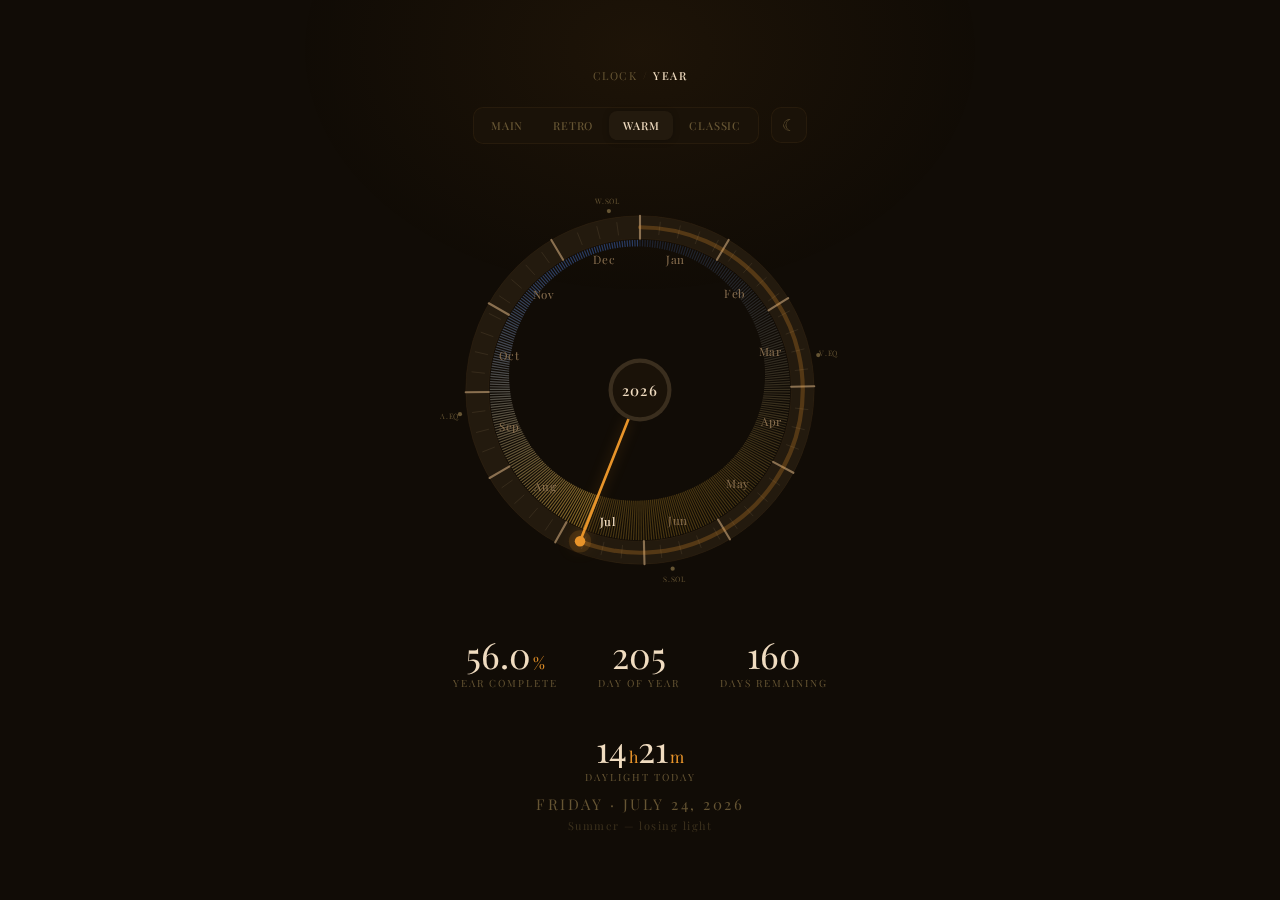
<file: year.html>
<!DOCTYPE html>
<html lang="en">
<head>
<meta charset="UTF-8">
<meta name="viewport" content="width=device-width, initial-scale=1.0">
<title>Year Clock</title>
<style>
  @import url('https://fonts.googleapis.com/css2?family=Inter:wght@200;300;400;500;600&family=Space+Mono:wght@400;700&family=Playfair+Display:wght@300;400;500&family=DM+Serif+Display&display=swap');

  * { margin: 0; padding: 0; box-sizing: border-box; }

  body {
    min-height: 100vh;
    display: flex;
    align-items: center;
    justify-content: center;
    background: var(--bg);
    color: var(--text);
    transition: background 0.6s ease, color 0.6s ease;
    -webkit-font-smoothing: antialiased;
    overflow: hidden;
  }

  :root {
    --bg: #110c06;
    --surface: #1a1208;
    --surface2: #231a0e;
    --border: rgba(255,180,80,0.06);
    --text: #f0dcc0;
    --text2: #aa8855;
    --text3: #665533;
    --accent: #e8942a;
    --accent-glow: rgba(232,148,42,0.3);
    --hand-h: #ccaa77;
    --hand-m: #e0c898;
    --hand-s: #e8942a;
    --tick-major: #8a7050;
    --tick-minor: #3a2e1e;
    --num-fill: #8a7050;
    --num-fill-bright: #bba070;
    --center-outer: #3a2e1e;
    --ambient-color: rgba(232,148,42,0.06);
    --font: 'Playfair Display', Georgia, serif;
    --font-time: 'Playfair Display', serif;
    --time-weight: 300;
  }

  .ambient {
    position: fixed;
    top: -200px;
    left: 50%;
    transform: translateX(-50%);
    width: 700px;
    height: 500px;
    background: radial-gradient(ellipse, var(--ambient-color) 0%, transparent 70%);
    pointer-events: none;
    z-index: 0;
    transition: background 0.8s ease;
  }

  .app {
    position: relative;
    z-index: 1;
    display: flex;
    flex-direction: column;
    align-items: center;
    gap: 0;
    font-family: var(--font);
    max-width: 560px;
    width: 100%;
    padding: 20px;
  }

  /* ===== NAV ===== */
  .nav-link {
    margin-bottom: 24px;
    display: flex; gap: 6px; align-items: center;
  }
  .nav-link a {
    font-family: var(--font);
    font-size: 11px;
    color: var(--text3);
    text-decoration: none;
    letter-spacing: 1.5px;
    text-transform: uppercase;
    transition: color 0.3s;
  }
  .nav-link a:hover { color: var(--text2); }
  .nav-link .sep { color: var(--text3); opacity: 0.4; font-size: 10px; }
  .nav-link .current {
    font-family: var(--font);
    font-size: 11px;
    color: var(--text);
    letter-spacing: 1.5px;
    text-transform: uppercase;
    font-weight: 500;
  }

  /* ===== CONTROLS ===== */
  .controls {
    display: flex;
    align-items: center;
    justify-content: center;
    gap: 12px;
    margin-bottom: 36px;
    flex-wrap: wrap;
  }

  .pill-group {
    display: flex;
    gap: 2px;
    padding: 3px;
    background: var(--surface);
    border-radius: 10px;
    border: 1px solid var(--border);
    transition: background 0.4s, border-color 0.4s;
  }

  .pill-btn {
    padding: 7px 14px;
    background: none;
    border: none;
    color: var(--text3);
    font-family: var(--font);
    font-size: 11px;
    font-weight: 500;
    letter-spacing: 0.8px;
    text-transform: uppercase;
    cursor: pointer;
    border-radius: 8px;
    transition: all 0.25s ease;
    white-space: nowrap;
  }

  .pill-btn:hover { color: var(--text2); }

  .pill-btn.active {
    background: var(--surface2);
    color: var(--text);
    box-shadow: 0 1px 6px rgba(0,0,0,0.25);
  }

  .mode-btn {
    width: 36px;
    height: 36px;
    border-radius: 10px;
    border: 1px solid var(--border);
    background: var(--surface);
    color: var(--text3);
    cursor: pointer;
    display: flex;
    align-items: center;
    justify-content: center;
    font-size: 16px;
    transition: all 0.3s ease;
    flex-shrink: 0;
  }

  .mode-btn:hover { color: var(--text2); border-color: rgba(255,255,255,0.08); }

  /* ===== ORBITAL RING ===== */
  .orbital-clock {
    width: 420px;
    height: 420px;
    margin-bottom: 36px;
    transition: filter 0.4s;
  }
  .orbital-clock svg { width: 100%; height: 100%; }

  /* Season arcs */
  .season-arc { fill: none; stroke-width: 18; opacity: 0.12; transition: stroke 0.4s, opacity 0.4s; }
  .season-spring { stroke: #44cc66; }
  .season-summer { stroke: #ffaa22; }
  .season-autumn { stroke: #dd5533; }
  .season-winter { stroke: #4488dd; }

  /* Ring background */
  .ring-bg { fill: none; stroke: var(--surface2); stroke-width: 22; transition: stroke 0.4s; }
  .ring-border-outer, .ring-border-inner { fill: none; stroke: var(--border); stroke-width: 0.8; transition: stroke 0.4s; }

  /* Month ticks */
  .month-tick { stroke: var(--tick-major); stroke-width: 2; stroke-linecap: round; transition: stroke 0.4s; }
  .week-tick { stroke: var(--tick-minor); stroke-width: 0.8; stroke-linecap: round; transition: stroke 0.4s; }

  /* Month labels */
  .month-label {
    fill: var(--num-fill);
    font-size: 11px;
    font-weight: 400;
    text-anchor: middle;
    dominant-baseline: central;
    font-family: var(--font);
    letter-spacing: 0.5px;
    transition: fill 0.4s;
  }
  .month-label.current-month { fill: var(--text); font-weight: 500; }

  /* Solstice / equinox markers */
  .marker-dot { fill: var(--text3); transition: fill 0.4s; }
  .marker-label {
    fill: var(--text3);
    font-size: 7px;
    text-anchor: middle;
    dominant-baseline: central;
    font-family: var(--font);
    letter-spacing: 0.6px;
    text-transform: uppercase;
    transition: fill 0.4s;
  }

  /* Hand / indicator */
  .year-hand { stroke: var(--accent); stroke-width: 2.5; stroke-linecap: round; filter: drop-shadow(0 0 6px var(--accent-glow)); transition: stroke 0.4s, filter 0.4s; }
  .year-dot { fill: var(--accent); filter: drop-shadow(0 0 8px var(--accent-glow)); transition: fill 0.4s, filter 0.4s; }
  .year-dot-halo { fill: var(--accent); opacity: 0.15; transition: fill 0.4s; }

  .center-outer { fill: var(--center-outer); transition: fill 0.4s; }
  .center-inner { fill: var(--accent); transition: fill 0.4s; }

  /* Daylight bars */
  .daylight-bar { stroke-linecap: butt; opacity: 0.55; transition: stroke 0.4s, opacity 0.4s; }
  .daylight-bar.past { opacity: 0.25; }

  /* Trail arc showing elapsed year */
  .trail-arc { fill: none; stroke: var(--accent); stroke-width: 4; opacity: 0.25; stroke-linecap: round; transition: stroke 0.4s; }

  /* ===== STATS ===== */
  .stats {
    display: flex;
    gap: 40px;
    margin-bottom: 10px;
    flex-wrap: wrap;
    justify-content: center;
  }

  .stat {
    display: flex;
    flex-direction: column;
    align-items: center;
    gap: 4px;
  }

  .stat-value {
    font-family: var(--font-time);
    font-size: 36px;
    font-weight: var(--time-weight);
    color: var(--text);
    line-height: 1;
    font-variant-numeric: tabular-nums;
    transition: color 0.4s, font-family 0.3s;
  }

  .stat-value .unit {
    font-size: 16px;
    color: var(--accent);
    font-weight: 400;
    margin-left: 2px;
    transition: color 0.4s;
  }

  .stat-label {
    font-size: 10px;
    color: var(--text3);
    letter-spacing: 2px;
    text-transform: uppercase;
    transition: color 0.4s;
  }

  .date-line {
    font-family: var(--font);
    font-size: 15px;
    color: var(--text3);
    letter-spacing: 2.5px;
    text-transform: uppercase;
    font-weight: 400;
    margin-bottom: 4px;
    transition: color 0.4s;
  }

  .sub-line {
    font-size: 11px;
    color: var(--text3);
    letter-spacing: 1.5px;
    opacity: 0.5;
    transition: color 0.4s;
  }
</style>
</head>
<body>

<div class="ambient" id="ambient"></div>

<div class="app">
  <!-- Navigation -->
  <div class="nav-link">
    <a href="clock.html">Clock</a>
    <span class="sep">/</span>
    <span class="current">Year</span>
  </div>

  <!-- Controls -->
  <div class="controls">
    <div class="pill-group" id="style-group">
      <button class="pill-btn" data-style="main">Main</button>
      <button class="pill-btn" data-style="retro">Retro</button>
      <button class="pill-btn active" data-style="warm">Warm</button>
      <button class="pill-btn" data-style="classic">Classic</button>
    </div>
    <button class="mode-btn" id="mode-toggle" title="Toggle light/dark">&#9790;</button>
  </div>

  <!-- Orbital Ring -->
  <div class="orbital-clock">
    <svg viewBox="0 0 400 400" id="orbit-svg">
      <defs>
        <filter id="glow">
          <feGaussianBlur stdDeviation="3" result="blur"/>
          <feMerge><feMergeNode in="blur"/><feMergeNode in="SourceGraphic"/></feMerge>
        </filter>
      </defs>

      <!-- Season arcs (drawn by JS) -->
      <g id="seasons"></g>

      <!-- Ring background -->
      <circle cx="200" cy="200" r="155" class="ring-bg"/>
      <circle cx="200" cy="200" r="166" class="ring-border-outer"/>
      <circle cx="200" cy="200" r="144" class="ring-border-inner"/>

      <!-- Daylight radial bars -->
      <g id="daylight-bars"></g>

      <!-- Month ticks and week ticks -->
      <g id="ticks"></g>

      <!-- Month labels -->
      <g id="labels"></g>

      <!-- Solstice/equinox markers -->
      <g id="markers"></g>

      <!-- Trail arc -->
      <path id="trail-arc" class="trail-arc" d=""/>

      <!-- Year hand -->
      <line id="year-hand" class="year-hand" x1="200" y1="200" x2="200" y2="200"/>

      <!-- Indicator dot -->
      <circle id="dot-halo" class="year-dot-halo" cx="200" cy="40" r="10"/>
      <circle id="dot-main" class="year-dot" cx="200" cy="40" r="5"/>

      <!-- Center -->
      <circle cx="200" cy="200" r="30" class="center-outer"/>
      <circle cx="200" cy="200" r="26" class="center-inner" style="fill: var(--surface); transition: fill 0.4s;"/>

      <!-- Center text (year) -->
      <text id="center-year" x="200" y="200" text-anchor="middle" dominant-baseline="central"
            style="fill: var(--text); font-size: 14px; font-weight: 500; font-family: var(--font); letter-spacing: 1px; transition: fill 0.4s;"></text>
    </svg>
  </div>

  <!-- Stats readout -->
  <div class="stats">
    <div class="stat">
      <div class="stat-value" id="stat-pct">0<span class="unit">%</span></div>
      <div class="stat-label">Year Complete</div>
    </div>
    <div class="stat">
      <div class="stat-value" id="stat-day">0</div>
      <div class="stat-label">Day of Year</div>
    </div>
    <div class="stat">
      <div class="stat-value" id="stat-remain">0</div>
      <div class="stat-label">Days Remaining</div>
    </div>
    <div class="stat">
      <div class="stat-value" id="stat-light">0<span class="unit">h</span></div>
      <div class="stat-label">Daylight Today</div>
    </div>
  </div>

  <div class="date-line" id="date-line"></div>
  <div class="sub-line" id="season-line"></div>
</div>

<script>
const CX = 200, CY = 200, R = 155;
const $ = s => document.querySelector(s);
const $$ = s => document.querySelectorAll(s);

let currentStyle = 'warm';
let isDark = true;

// ===== THEMES (shared with clock.html) =====
const themes = {
  main: {
    dark: {
      bg:'#0a0a0f', surface:'#12121a', surface2:'#1a1a25', border:'rgba(255,255,255,0.03)',
      text:'#eeeef2', text2:'#8888a0', text3:'#55556a',
      accent:'#ff4f4f', accentGlow:'rgba(255,79,79,0.3)',
      handH:'#c0c0cc', handM:'#dddde8', handS:'#ff4f4f',
      tickMajor:'#666680', tickMinor:'#2a2a38',
      numFill:'#77778a', numBright:'#9999aa', centerOuter:'#2a2a38',
      ambient:'rgba(255,79,79,0.06)',
      font:"'Inter', -apple-system, system-ui, sans-serif",
      fontTime:"'Inter', sans-serif", timeWeight:'200',
    },
    light: {
      bg:'#f4f4f8', surface:'#ffffff', surface2:'#eeeef3', border:'rgba(0,0,0,0.06)',
      text:'#1a1a2e', text2:'#666688', text3:'#999aaf',
      accent:'#e03030', accentGlow:'rgba(224,48,48,0.2)',
      handH:'#333348', handM:'#222238', handS:'#e03030',
      tickMajor:'#888898', tickMinor:'#ccccda',
      numFill:'#777790', numBright:'#555568', centerOuter:'#ccccda',
      ambient:'rgba(224,48,48,0.05)',
      font:"'Inter', -apple-system, system-ui, sans-serif",
      fontTime:"'Inter', sans-serif", timeWeight:'200',
    }
  },
  retro: {
    dark: {
      bg:'#080c08', surface:'#0e140e', surface2:'#141e14', border:'rgba(50,255,50,0.06)',
      text:'#33ff66', text2:'#22aa44', text3:'#116622',
      accent:'#33ff66', accentGlow:'rgba(50,255,100,0.3)',
      handH:'#22cc44', handM:'#28ee55', handS:'#33ff66',
      tickMajor:'#22aa44', tickMinor:'#0e4418',
      numFill:'#22aa44', numBright:'#33ff66', centerOuter:'#0e4418',
      ambient:'rgba(50,255,100,0.05)',
      font:"'Space Mono', monospace",
      fontTime:"'Space Mono', monospace", timeWeight:'400',
    },
    light: {
      bg:'#eaf5ea', surface:'#f8fdf8', surface2:'#e0efe0', border:'rgba(0,80,0,0.08)',
      text:'#0a3a0a', text2:'#336633', text3:'#88aa88',
      accent:'#007722', accentGlow:'rgba(0,120,34,0.15)',
      handH:'#225522', handM:'#1a441a', handS:'#007722',
      tickMajor:'#558855', tickMinor:'#bbddbb',
      numFill:'#447744', numBright:'#225522', centerOuter:'#bbddbb',
      ambient:'rgba(0,120,34,0.04)',
      font:"'Space Mono', monospace",
      fontTime:"'Space Mono', monospace", timeWeight:'400',
    }
  },
  warm: {
    dark: {
      bg:'#110c06', surface:'#1a1208', surface2:'#231a0e', border:'rgba(255,180,80,0.06)',
      text:'#f0dcc0', text2:'#aa8855', text3:'#665533',
      accent:'#e8942a', accentGlow:'rgba(232,148,42,0.3)',
      handH:'#ccaa77', handM:'#e0c898', handS:'#e8942a',
      tickMajor:'#8a7050', tickMinor:'#3a2e1e',
      numFill:'#8a7050', numBright:'#bba070', centerOuter:'#3a2e1e',
      ambient:'rgba(232,148,42,0.06)',
      font:"'Playfair Display', Georgia, serif",
      fontTime:"'Playfair Display', serif", timeWeight:'300',
    },
    light: {
      bg:'#faf5ec', surface:'#fff9f0', surface2:'#f0e8d8', border:'rgba(120,80,20,0.08)',
      text:'#3a2810', text2:'#886640', text3:'#bbaa88',
      accent:'#c07020', accentGlow:'rgba(192,112,32,0.18)',
      handH:'#6a5030', handM:'#4a3820', handS:'#c07020',
      tickMajor:'#9a8868', tickMinor:'#ddd0bb',
      numFill:'#7a6848', numBright:'#5a4828', centerOuter:'#ddd0bb',
      ambient:'rgba(192,112,32,0.04)',
      font:"'Playfair Display', Georgia, serif",
      fontTime:"'Playfair Display', serif", timeWeight:'300',
    }
  },
  classic: {
    dark: {
      bg:'#080a14', surface:'#101420', surface2:'#181e2e', border:'rgba(200,180,100,0.06)',
      text:'#d8d0c0', text2:'#8888a0', text3:'#555570',
      accent:'#c8a050', accentGlow:'rgba(200,160,80,0.25)',
      handH:'#9898b0', handM:'#b0b0c8', handS:'#c8a050',
      tickMajor:'#6a6a88', tickMinor:'#2a2a40',
      numFill:'#707088', numBright:'#9898b0', centerOuter:'#2a2a40',
      ambient:'rgba(200,160,80,0.05)',
      font:"'DM Serif Display', Georgia, serif",
      fontTime:"'DM Serif Display', serif", timeWeight:'400',
    },
    light: {
      bg:'#f0f0f8', surface:'#fafafe', surface2:'#e8e8f2', border:'rgba(40,40,80,0.07)',
      text:'#1a1a30', text2:'#6a6a88', text3:'#9898b0',
      accent:'#8a6820', accentGlow:'rgba(138,104,32,0.15)',
      handH:'#3a3a58', handM:'#282840', handS:'#8a6820',
      tickMajor:'#787899', tickMinor:'#ccccdd',
      numFill:'#606078', numBright:'#3a3a58', centerOuter:'#ccccdd',
      ambient:'rgba(138,104,32,0.04)',
      font:"'DM Serif Display', Georgia, serif",
      fontTime:"'DM Serif Display', serif", timeWeight:'400',
    }
  }
};

function applyTheme() {
  const t = themes[currentStyle][isDark ? 'dark' : 'light'];
  const r = document.documentElement.style;
  r.setProperty('--bg', t.bg);
  r.setProperty('--surface', t.surface);
  r.setProperty('--surface2', t.surface2);
  r.setProperty('--border', t.border);
  r.setProperty('--text', t.text);
  r.setProperty('--text2', t.text2);
  r.setProperty('--text3', t.text3);
  r.setProperty('--accent', t.accent);
  r.setProperty('--accent-glow', t.accentGlow);
  r.setProperty('--hand-h', t.handH);
  r.setProperty('--hand-m', t.handM);
  r.setProperty('--hand-s', t.handS);
  r.setProperty('--tick-major', t.tickMajor);
  r.setProperty('--tick-minor', t.tickMinor);
  r.setProperty('--num-fill', t.numFill);
  r.setProperty('--num-fill-bright', t.numBright);
  r.setProperty('--center-outer', t.centerOuter);
  r.setProperty('--ambient-color', t.ambient);
  r.setProperty('--font', t.font);
  r.setProperty('--font-time', t.fontTime);
  r.setProperty('--time-weight', t.timeWeight);
  $('#mode-toggle').innerHTML = isDark ? '&#9790;' : '&#9728;';
  buildRing(); // rebuild labels with correct font
}

// ===== STYLE TOGGLE =====
$$('#style-group .pill-btn').forEach(btn => {
  btn.addEventListener('click', () => {
    $$('#style-group .pill-btn').forEach(b => b.classList.remove('active'));
    btn.classList.add('active');
    currentStyle = btn.dataset.style;
    applyTheme();
  });
});

$('#mode-toggle').addEventListener('click', () => {
  isDark = !isDark;
  applyTheme();
});

// ===== YEAR CALCULATIONS =====
const monthNamesShort = ['Jan','Feb','Mar','Apr','May','Jun','Jul','Aug','Sep','Oct','Nov','Dec'];
const monthNamesFull = ['January','February','March','April','May','June','July','August','September','October','November','December'];
const dayNames = ['Sunday','Monday','Tuesday','Wednesday','Thursday','Friday','Saturday'];

function isLeapYear(y) { return (y % 4 === 0 && y % 100 !== 0) || y % 400 === 0; }
function daysInYear(y) { return isLeapYear(y) ? 366 : 365; }

function dayOfYear(d) {
  const start = new Date(d.getFullYear(), 0, 0);
  const diff = d - start;
  return Math.floor(diff / 86400000);
}

function yearProgress(d) {
  const doy = dayOfYear(d);
  const total = daysInYear(d.getFullYear());
  const h = d.getHours(), m = d.getMinutes(), s = d.getSeconds();
  return (doy - 1 + (h * 3600 + m * 60 + s) / 86400) / total;
}

// Month start angles (proportional to actual days)
function getMonthAngles(year) {
  const total = daysInYear(year);
  const daysInMonth = [31, isLeapYear(year) ? 29 : 28, 31, 30, 31, 30, 31, 31, 30, 31, 30, 31];
  const angles = [];
  let cumDays = 0;
  for (let i = 0; i < 12; i++) {
    angles.push((cumDays / total) * 360 - 90); // -90 so Jan starts at top
    cumDays += daysInMonth[i];
  }
  return { angles, daysInMonth, total };
}

// Approximate solstice/equinox day-of-year positions (Northern Hemisphere)
function getSeasonMarkers(year) {
  // Approximate dates — good enough for display
  return [
    { name: 'V.EQ', label: 'Vernal Equinox', doy: 80, season: 'spring' },   // ~Mar 20
    { name: 'S.SOL', label: 'Summer Solstice', doy: 172, season: 'summer' },  // ~Jun 21
    { name: 'A.EQ', label: 'Autumnal Equinox', doy: 266, season: 'autumn' }, // ~Sep 22
    { name: 'W.SOL', label: 'Winter Solstice', doy: 355, season: 'winter' },  // ~Dec 21
  ];
}

function polarToXY(angle, radius) {
  const rad = angle * Math.PI / 180;
  return { x: CX + radius * Math.cos(rad), y: CY + radius * Math.sin(rad) };
}

function describeArc(cx, cy, r, startAngle, endAngle) {
  const start = polarToXY(startAngle, r);
  const end = polarToXY(endAngle, r);
  const largeArc = (endAngle - startAngle) > 180 ? 1 : 0;
  return `M ${start.x} ${start.y} A ${r} ${r} 0 ${largeArc} 1 ${end.x} ${end.y}`;
}

// ===== DAYLIGHT MODEL =====
// Default latitude ~40°N (NYC / Madrid / Beijing). Updated via geolocation if available.
let userLat = 40;

// Solar declination for a given day-of-year (1-indexed)
function solarDeclination(doy) {
  return 23.45 * Math.sin((2 * Math.PI / 365) * (doy - 81));
}

// Daylight hours for a given day-of-year at a given latitude
function daylightHours(doy, lat) {
  const decl = solarDeclination(doy);
  const latRad = lat * Math.PI / 180;
  const declRad = decl * Math.PI / 180;
  const cosHA = -Math.tan(latRad) * Math.tan(declRad);
  // Clamp for polar extremes
  if (cosHA < -1) return 24; // midnight sun
  if (cosHA > 1) return 0;   // polar night
  return (2 / 15) * (Math.acos(cosHA) * 180 / Math.PI);
}

// Pre-compute daylight hours for all 366 days
function computeDaylightData(year) {
  const total = daysInYear(year);
  const data = [];
  let min = 24, max = 0;
  for (let d = 1; d <= total; d++) {
    const h = daylightHours(d, userLat);
    data.push(h);
    if (h < min) min = h;
    if (h > max) max = h;
  }
  return { data, min, max };
}

// Color interpolation: cool blue → warm amber based on normalized daylight
function daylightColor(normalized, isDarkMode) {
  // Dark mode: deep blue (short) → warm gold (long)
  // Light mode: steel blue (short) → amber (long)
  const r1 = isDarkMode ? 60 : 80,  g1 = isDarkMode ? 100 : 120, b1 = isDarkMode ? 180 : 180;
  const r2 = isDarkMode ? 240 : 200, g2 = isDarkMode ? 180 : 140, b2 = isDarkMode ? 50 : 30;
  const t = normalized;
  const r = Math.round(r1 + (r2 - r1) * t);
  const g = Math.round(g1 + (g2 - g1) * t);
  const b = Math.round(b1 + (b2 - b1) * t);
  return `rgb(${r},${g},${b})`;
}

function buildDaylightBars(year, total) {
  const barG = document.getElementById('daylight-bars');
  barG.innerHTML = '';
  const { data, min, max } = computeDaylightData(year);
  const range = max - min || 1;
  const todayDoy = dayOfYear(new Date());

  // Bar dimensions: extend inward from just inside the inner ring border
  const outerR = R - 12;   // just inside the ring
  const maxBarLen = 38;     // max bar length inward
  const minBarLen = 6;      // min bar length

  for (let d = 0; d < total; d++) {
    const angle = ((d / total) * 360 - 90);
    const norm = (data[d] - min) / range;
    const barLen = minBarLen + (maxBarLen - minBarLen) * norm;

    const p1 = polarToXY(angle, outerR);
    const p2 = polarToXY(angle, outerR - barLen);

    const line = document.createElementNS('http://www.w3.org/2000/svg', 'line');
    line.setAttribute('x1', p1.x);
    line.setAttribute('y1', p1.y);
    line.setAttribute('x2', p2.x);
    line.setAttribute('y2', p2.y);
    line.setAttribute('stroke', daylightColor(norm, isDark));
    line.setAttribute('stroke-width', total <= 365 ? '1.1' : '1');
    line.setAttribute('class', 'daylight-bar' + ((d + 1) < todayDoy ? ' past' : ''));
    barG.appendChild(line);
  }
}

// Try geolocation for accurate latitude
if (navigator.geolocation) {
  navigator.geolocation.getCurrentPosition(
    pos => { userLat = pos.coords.latitude; buildRing(); },
    () => {} // silently use default
  );
}

// ===== BUILD RING =====
function buildRing() {
  const now = new Date();
  const year = now.getFullYear();
  const { angles, daysInMonth, total } = getMonthAngles(year);
  const fontFamily = themes[currentStyle][isDark ? 'dark' : 'light'].font;

  // Season arcs
  const seasonG = document.getElementById('seasons');
  seasonG.innerHTML = '';
  const markers = getSeasonMarkers(year);
  const seasonColors = { spring: '#44cc66', summer: '#ffaa22', autumn: '#dd5533', winter: '#4488dd' };
  const seasonRanges = [
    { season: 'winter', start: 0, end: markers[0].doy },
    { season: 'spring', start: markers[0].doy, end: markers[1].doy },
    { season: 'summer', start: markers[1].doy, end: markers[2].doy },
    { season: 'autumn', start: markers[2].doy, end: markers[3].doy },
    { season: 'winter', start: markers[3].doy, end: total },
  ];
  seasonRanges.forEach(sr => {
    const a1 = (sr.start / total) * 360 - 90;
    const a2 = (sr.end / total) * 360 - 90;
    if (a2 > a1) {
      const path = document.createElementNS('http://www.w3.org/2000/svg', 'path');
      path.setAttribute('d', describeArc(CX, CY, R, a1, a2));
      path.setAttribute('class', 'season-arc');
      path.style.stroke = seasonColors[sr.season];
      seasonG.appendChild(path);
    }
  });

  // Daylight bars
  buildDaylightBars(year, total);

  // Ticks
  const tickG = document.getElementById('ticks');
  tickG.innerHTML = '';

  // Month boundary ticks
  angles.forEach((a, i) => {
    const p1 = polarToXY(a, R + 11);
    const p2 = polarToXY(a, R - 11);
    const l = document.createElementNS('http://www.w3.org/2000/svg', 'line');
    l.setAttribute('x1', p1.x); l.setAttribute('y1', p1.y);
    l.setAttribute('x2', p2.x); l.setAttribute('y2', p2.y);
    l.setAttribute('class', 'month-tick');
    tickG.appendChild(l);
  });

  // Week ticks (every ~7 days)
  for (let d = 7; d < total; d += 7) {
    const a = (d / total) * 360 - 90;
    // Skip if too close to a month boundary
    const closeToMonth = angles.some(ma => Math.abs(a - ma) < 2 || Math.abs(a - ma) > 358);
    if (closeToMonth) continue;
    const p1 = polarToXY(a, R + 6);
    const p2 = polarToXY(a, R - 6);
    const l = document.createElementNS('http://www.w3.org/2000/svg', 'line');
    l.setAttribute('x1', p1.x); l.setAttribute('y1', p1.y);
    l.setAttribute('x2', p2.x); l.setAttribute('y2', p2.y);
    l.setAttribute('class', 'week-tick');
    tickG.appendChild(l);
  }

  // Month labels
  const labelG = document.getElementById('labels');
  labelG.innerHTML = '';
  const currentMonth = now.getMonth();
  angles.forEach((a, i) => {
    const nextA = i < 11 ? angles[i + 1] : (total / total) * 360 - 90 + 270;
    const midA = i < 11 ? (a + angles[i + 1]) / 2 : (a + ((total / total) * 360 - 90 + 270)) / 2;

    // Correct mid-angle for December wrapping
    let midAngle;
    if (i < 11) {
      midAngle = (a + angles[i + 1]) / 2;
    } else {
      // Dec: from angles[11] to (360-90) = 270
      midAngle = (a + 270) / 2;
    }

    const p = polarToXY(midAngle, R - 26);
    const t = document.createElementNS('http://www.w3.org/2000/svg', 'text');
    t.setAttribute('x', p.x);
    t.setAttribute('y', p.y);
    t.setAttribute('class', 'month-label' + (i === currentMonth ? ' current-month' : ''));
    t.style.fontFamily = fontFamily;
    t.textContent = monthNamesShort[i];
    labelG.appendChild(t);
  });

  // Solstice/equinox markers
  const markerG = document.getElementById('markers');
  markerG.innerHTML = '';
  markers.forEach(mk => {
    const a = (mk.doy / total) * 360 - 90;
    const pDot = polarToXY(a, R + 18);
    const pLabel = polarToXY(a, R + 28);

    const dot = document.createElementNS('http://www.w3.org/2000/svg', 'circle');
    dot.setAttribute('cx', pDot.x);
    dot.setAttribute('cy', pDot.y);
    dot.setAttribute('r', 2);
    dot.setAttribute('class', 'marker-dot');
    markerG.appendChild(dot);

    const txt = document.createElementNS('http://www.w3.org/2000/svg', 'text');
    txt.setAttribute('x', pLabel.x);
    txt.setAttribute('y', pLabel.y);
    txt.setAttribute('class', 'marker-label');
    txt.style.fontFamily = fontFamily;
    txt.textContent = mk.name;
    markerG.appendChild(txt);
  });

  // Center year
  document.getElementById('center-year').textContent = year;
  document.getElementById('center-year').style.fontFamily = fontFamily;
}

// ===== ANIMATION TICK =====
const handEl = document.getElementById('year-hand');
const dotHalo = document.getElementById('dot-halo');
const dotMain = document.getElementById('dot-main');
const trailArc = document.getElementById('trail-arc');

function getCurrentSeason(doy) {
  const markers = getSeasonMarkers(new Date().getFullYear());
  if (doy < markers[0].doy) return 'Winter';
  if (doy < markers[1].doy) return 'Spring';
  if (doy < markers[2].doy) return 'Summer';
  if (doy < markers[3].doy) return 'Autumn';
  return 'Winter';
}

let lastUpdateSec = -1;

function tick() {
  const now = new Date();
  const pct = yearProgress(now);
  const angle = pct * 360 - 90;

  // Move hand
  const tip = polarToXY(angle, R);
  const tail = polarToXY(angle, 30); // from center area
  handEl.setAttribute('x1', tail.x);
  handEl.setAttribute('y1', tail.y);
  handEl.setAttribute('x2', tip.x);
  handEl.setAttribute('y2', tip.y);

  // Move dot
  const dp = polarToXY(angle, R);
  dotHalo.setAttribute('cx', dp.x);
  dotHalo.setAttribute('cy', dp.y);
  dotMain.setAttribute('cx', dp.x);
  dotMain.setAttribute('cy', dp.y);

  // Trail arc from Jan 1 to now
  const startAngle = -90;
  const endAngle = angle;
  if (endAngle > startAngle) {
    trailArc.setAttribute('d', describeArc(CX, CY, R, startAngle, endAngle));
  }

  // Pulse the halo
  const pulseScale = 1 + 0.3 * Math.sin(Date.now() / 800);
  dotHalo.setAttribute('r', 10 * pulseScale);
  dotHalo.setAttribute('opacity', 0.15 * (1.1 - 0.3 * Math.sin(Date.now() / 800)));

  // Update stats (once per second)
  const sec = now.getSeconds();
  if (sec !== lastUpdateSec) {
    lastUpdateSec = sec;
    const doy = dayOfYear(now);
    const total = daysInYear(now.getFullYear());
    const remain = total - doy;

    $('#stat-pct').innerHTML = `${(pct * 100).toFixed(1)}<span class="unit">%</span>`;
    $('#stat-day').textContent = doy;
    $('#stat-remain').textContent = remain;

    $('#date-line').textContent = `${dayNames[now.getDay()]}  \u00B7  ${monthNamesFull[now.getMonth()]} ${now.getDate()}, ${now.getFullYear()}`;

    // Daylight stat
    const todayLight = daylightHours(doy, userLat);
    const lightH = Math.floor(todayLight);
    const lightM = Math.round((todayLight - lightH) * 60);
    $('#stat-light').innerHTML = `${lightH}<span class="unit">h</span>${String(lightM).padStart(2,'0')}<span class="unit">m</span>`;

    const season = getCurrentSeason(doy);
    const nextSeason = { Winter: 'Spring', Spring: 'Summer', Summer: 'Autumn', Autumn: 'Winter' }[season];
    const gaining = (doy > 355 || doy < 172); // between winter solstice and summer solstice
    const lightTrend = gaining ? 'gaining light' : 'losing light';
    $('#season-line').textContent = `${season}  \u2014  ${lightTrend}`;
  }

  requestAnimationFrame(tick);
}

// ===== INIT =====
applyTheme();
requestAnimationFrame(tick);
</script>
</body>
</html>
</file>
<file: styles.css>
/* ==========================================================================
   Jacob Brooke Site Styles
   See DESIGN.md for design system documentation
   ========================================================================== */

/* CSS Variables - Design Tokens */
:root {
  /* Primary palette */
  --color-primary: #e07a5f;
  --color-primary-dark: #bc6c5c;
  --color-primary-hover: #a85a4a;

  /* Section & text colors */
  --color-section-title: #c9705e;
  --color-text: #333;
  --color-text-light: #666;
  --color-text-muted: #636e72;
  --color-text-dark: #2d3436;

  /* Backgrounds */
  --color-bg-page: #fdf6e3;
  --color-bg-page-end: #f5e6d3;
  --color-bg-card: #ffffff;
  --color-bg-card-accent: #fdf8f5;
  --color-bg-card-accent-end: #f9ebe4;

  /* Borders & UI */
  --color-border: #f0d9cc;
  --color-border-section: #f5e6d3;
  --color-nav: #5c4a3d;

  /* Shadows */
  --shadow-card: 0 10px 30px rgba(0,0,0,0.15);
  --shadow-card-sm: 0 3px 10px rgba(0,0,0,0.1);
  --shadow-hover: 0 5px 15px rgba(0,0,0,0.3);

  /* Spacing */
  --space-xs: 8px;
  --space-sm: 16px;
  --space-md: 24px;
  --space-lg: 32px;
  --space-xl: 48px;

  /* Border radius */
  --radius-sm: 5px;
  --radius-md: 10px;
  --radius-lg: 12px;
  --radius-xl: 15px;
  --radius-pill: 25px;
}

/* ==========================================================================
   Reset and Base Styles
   ========================================================================== */

* {
  margin: 0;
  padding: 0;
  box-sizing: border-box;
}

body {
  font-family: 'Arial', sans-serif;
  line-height: 1.6;
  color: var(--color-text);
  background: linear-gradient(135deg, var(--color-bg-page) 0%, var(--color-bg-page-end) 100%);
  min-height: 100vh;
}

a {
  color: var(--color-section-title);
  text-decoration: none;
  transition: color 0.2s ease;
}

a:hover {
  color: var(--color-primary-hover);
  text-decoration: underline;
}

/* ==========================================================================
   Layout
   ========================================================================== */

.container {
  max-width: 900px;
  margin: 0 auto;
  padding: 0 20px;
}

.container-wide {
  max-width: 1200px;
  margin: 0 auto;
  padding: 0 20px;
}

/* ==========================================================================
   Navigation
   ========================================================================== */

.navbar {
  background-color: var(--color-nav);
  color: white;
  padding: 1rem 0;
  box-shadow: 0 2px 5px rgba(0,0,0,0.1);
}

.navbar .container {
  display: flex;
  justify-content: space-between;
  align-items: center;
}

.logo {
  font-size: 1.5rem;
  font-weight: bold;
  color: white;
  text-decoration: none;
}

.logo:hover {
  color: white;
  text-decoration: none;
}

.nav-links {
  display: flex;
  list-style: none;
  gap: 2rem;
}

.nav-links a {
  color: white;
  text-decoration: none;
  transition: color 0.3s;
}

.nav-links a:hover,
.nav-links a.active {
  color: var(--color-primary);
  text-decoration: none;
}

/* ==========================================================================
   Page Card - Main Content Container
   ========================================================================== */

.page-card {
  background: var(--color-bg-card);
  border-radius: var(--radius-xl);
  box-shadow: var(--shadow-card);
  overflow: hidden;
  margin-top: 50px;
  padding: 40px 30px;
}

.bio-card {
  background: var(--color-bg-card);
  border-radius: var(--radius-xl);
  box-shadow: var(--shadow-card);
  overflow: hidden;
  margin-top: 50px;
}

/* ==========================================================================
   Gradient Header
   ========================================================================== */

.gradient-header,
.header {
  background: linear-gradient(135deg, var(--color-primary) 0%, var(--color-primary-dark) 100%);
  color: white;
  padding: 40px 30px;
  text-align: center;
}

.profile-img {
  width: 150px;
  height: 150px;
  border-radius: 50%;
  margin: 0 auto 20px;
  overflow: hidden;
  border: 4px solid rgba(255,255,255,0.3);
  background: rgba(255,255,255,0.2);
}

.profile-img img {
  width: 100%;
  height: 100%;
  object-fit: cover;
}

.name {
  font-size: 2.5em;
  margin-bottom: 10px;
  font-weight: 300;
}

.title {
  font-size: 1.2em;
  opacity: 0.9;
}

.location {
  font-size: 1em;
  opacity: 0.8;
  margin-top: 5px;
}

/* ==========================================================================
   Hero Section
   ========================================================================== */

.hero {
  background: linear-gradient(135deg, var(--color-primary) 0%, var(--color-primary-dark) 100%);
  color: white;
  padding: 4rem 0;
  text-align: center;
}

.hero h1 {
  font-size: 2.5rem;
  margin-bottom: 1rem;
}

.hero p {
  font-size: 1.2rem;
  margin-bottom: 2rem;
}

/* ==========================================================================
   Content & Sections
   ========================================================================== */

.content {
  padding: 40px 30px;
}

.section {
  margin-bottom: 35px;
}

.section-title {
  font-size: 1.4em;
  color: var(--color-section-title);
  margin-bottom: 20px;
  border-bottom: 2px solid var(--color-border-section);
  padding-bottom: 8px;
}

.bio-text {
  font-size: 1.1em;
  line-height: 1.8;
  color: var(--color-text-light);
}

/* ==========================================================================
   Cards
   ========================================================================== */

/* Inner card - for experience items, achievements, book cards */
.card {
  background: linear-gradient(135deg, var(--color-bg-card-accent) 0%, var(--color-bg-card-accent-end) 100%);
  padding: 25px;
  border-radius: var(--radius-lg);
  margin-bottom: 20px;
  border: 1px solid var(--color-border);
}

.experience-item {
  background: linear-gradient(135deg, var(--color-bg-card-accent) 0%, var(--color-bg-card-accent-end) 100%);
  padding: 25px;
  border-radius: var(--radius-lg);
  margin-bottom: 20px;
  border: 1px solid var(--color-border);
}

.achievement-card {
  background: linear-gradient(135deg, var(--color-bg-card-accent) 0%, var(--color-bg-card-accent-end) 100%);
  padding: 25px;
  border-radius: var(--radius-xl);
  margin-bottom: 20px;
  border: 1px solid var(--color-border);
}

/* Accent card - coral gradient for education, skills */
.card-accent {
  background: linear-gradient(135deg, var(--color-primary) 0%, var(--color-primary-dark) 100%);
  color: white;
  padding: 20px;
  border-radius: var(--radius-md);
}

.education-item {
  background: linear-gradient(135deg, var(--color-primary) 0%, var(--color-primary-dark) 100%);
  padding: 20px;
  border-radius: var(--radius-md);
  margin-bottom: 15px;
}

.degree {
  font-size: 1.1em;
  font-weight: bold;
  color: white;
  margin-bottom: 5px;
}

.school-date {
  color: rgba(255,255,255,0.9);
  font-size: 0.9em;
}

/* ==========================================================================
   Job/Experience Styles
   ========================================================================== */

.job-title {
  font-size: 1.2em;
  font-weight: bold;
  color: var(--color-text-dark);
  margin-bottom: 5px;
}

.company-date {
  color: var(--color-text-muted);
  font-size: 0.95em;
  margin-bottom: 15px;
  font-style: italic;
}

.job-duties {
  list-style: none;
  padding: 0;
}

.job-duties li {
  color: var(--color-text-dark);
  margin-bottom: 8px;
  padding-left: 20px;
  position: relative;
  font-size: 0.95em;
  line-height: 1.5;
}

.job-duties li::before {
  content: '\2022';
  color: var(--color-primary);
  font-weight: bold;
  position: absolute;
  left: 0;
}

/* ==========================================================================
   Achievement Styles
   ========================================================================== */

.achievement-header {
  display: flex;
  justify-content: space-between;
  align-items: center;
  margin-bottom: 15px;
  flex-wrap: wrap;
}

.achievement-title {
  font-size: 1.3em;
  color: var(--color-text-dark);
  margin: 0;
  font-weight: 600;
}

.achievement-description {
  color: var(--color-text-dark);
  line-height: 1.6;
  margin-bottom: 15px;
  font-size: 1rem;
}

.achievement-link {
  color: var(--color-section-title);
  text-decoration: none;
  font-weight: 600;
  font-size: 0.95em;
  transition: color 0.2s ease;
}

.achievement-link:hover {
  color: var(--color-primary-hover);
  text-decoration: underline;
}

/* ==========================================================================
   Tags & Badges
   ========================================================================== */

.tag {
  background: linear-gradient(135deg, var(--color-primary) 0%, var(--color-primary-dark) 100%);
  color: white;
  padding: 10px 18px;
  border-radius: var(--radius-pill);
  font-size: 0.9em;
  font-weight: 500;
  display: inline-block;
}

.skill {
  background: linear-gradient(135deg, var(--color-primary) 0%, var(--color-primary-dark) 100%);
  color: white;
  padding: 10px 18px;
  border-radius: var(--radius-pill);
  font-size: 0.9em;
  font-weight: 500;
}

.skills {
  display: flex;
  flex-wrap: wrap;
  gap: 12px;
}

.date-badge,
.achievement-date {
  background: rgba(224, 122, 95, 0.1);
  color: var(--color-section-title);
  padding: 4px 12px;
  border-radius: var(--radius-xl);
  font-size: 0.9em;
  font-weight: 500;
}

/* ==========================================================================
   Styled Lists
   ========================================================================== */

.styled-list {
  list-style: none;
  padding: 0;
}

.styled-list li {
  padding-left: 20px;
  position: relative;
  margin-bottom: 12px;
  font-size: 0.95em;
  line-height: 1.6;
  color: var(--color-text-dark);
}

.styled-list li:last-child {
  margin-bottom: 0;
}

.styled-list li::before {
  content: '\2022';
  color: var(--color-primary);
  font-weight: bold;
  position: absolute;
  left: 0;
}

/* ==========================================================================
   Buttons
   ========================================================================== */

.cta-button {
  background-color: white;
  color: var(--color-primary);
  border: none;
  padding: 12px 30px;
  font-size: 1rem;
  font-weight: bold;
  border-radius: var(--radius-sm);
  cursor: pointer;
  transition: transform 0.3s, box-shadow 0.3s;
}

.cta-button:hover {
  transform: translateY(-2px);
  box-shadow: var(--shadow-hover);
}

.demo-button {
  background-color: var(--color-primary);
  color: white;
  border: none;
  padding: 10px 25px;
  font-size: 1rem;
  border-radius: var(--radius-sm);
  cursor: pointer;
  margin: 1rem 0;
  transition: background-color 0.3s;
}

.demo-button:hover {
  background-color: var(--color-section-title);
}

.submit-button {
  background-color: var(--color-primary);
  color: white;
  border: none;
  padding: 12px 30px;
  font-size: 1rem;
  font-weight: bold;
  border-radius: var(--radius-sm);
  cursor: pointer;
  width: 100%;
  transition: background-color 0.3s;
}

.submit-button:hover {
  background-color: var(--color-section-title);
}

/* ==========================================================================
   Page Header
   ========================================================================== */

.page-header {
  text-align: center;
  margin-bottom: 40px;
}

.page-header h1 {
  font-size: 2.5em;
  color: var(--color-section-title);
  margin-bottom: 10px;
  font-weight: 300;
}

.page-header p {
  color: var(--color-text-light);
  font-style: italic;
  font-size: 1.1em;
}

/* ==========================================================================
   Content Sections (Now page, etc.)
   ========================================================================== */

.content-section {
  background: var(--color-bg-card);
  padding: 2rem;
  border-radius: var(--radius-md);
  margin-bottom: 2rem;
  box-shadow: var(--shadow-card-sm);
}

.content-section h2 {
  color: var(--color-nav);
  margin-bottom: 1rem;
}

.content-section ul {
  margin-left: 2rem;
  margin-top: 1rem;
}

.content-section li {
  margin-bottom: 0.5rem;
}

/* ==========================================================================
   Book Cards (Reads page)
   ========================================================================== */

.books-grid {
  display: grid;
  grid-template-columns: repeat(auto-fit, minmax(280px, 1fr));
  gap: 25px;
  margin-top: 20px;
}

.book-card {
  background: linear-gradient(135deg, var(--color-bg-card-accent) 0%, var(--color-bg-card-accent-end) 100%);
  border-radius: var(--radius-lg);
  padding: 20px;
  border: 1px solid var(--color-border);
  transition: transform 0.2s ease, box-shadow 0.2s ease;
}

.book-card:hover {
  transform: translateY(-3px);
  box-shadow: 0 8px 25px rgba(224, 122, 95, 0.15);
}

.book-cover {
  text-align: center;
  margin-bottom: 15px;
}

.book-cover img {
  width: 120px;
  height: auto;
  border-radius: 8px;
  box-shadow: 0 4px 12px rgba(0,0,0,0.15);
}

.book-info {
  text-align: center;
}

.book-title {
  font-size: 1.1em;
  color: var(--color-text-dark);
  margin-bottom: 5px;
  font-weight: 600;
}

.book-author {
  color: var(--color-section-title);
  font-size: 0.9em;
  margin-bottom: 12px;
  font-weight: 500;
}

.book-review {
  color: var(--color-text-light);
  font-size: 0.85em;
  line-height: 1.5;
  text-align: left;
}

/* ==========================================================================
   Features Section
   ========================================================================== */

.features {
  margin-bottom: 3rem;
}

.features h2 {
  text-align: center;
  font-size: 2rem;
  margin-bottom: 2rem;
  color: var(--color-nav);
}

.feature-grid {
  display: grid;
  grid-template-columns: repeat(auto-fit, minmax(250px, 1fr));
  gap: 2rem;
}

.feature-card {
  background: var(--color-bg-card);
  padding: 2rem;
  border-radius: var(--radius-md);
  text-align: center;
  box-shadow: var(--shadow-card-sm);
  transition: transform 0.3s;
}

.feature-card:hover {
  transform: translateY(-5px);
}

.feature-icon {
  font-size: 3rem;
  margin-bottom: 1rem;
}

.feature-card h3 {
  color: var(--color-primary);
  margin-bottom: 0.5rem;
}

/* ==========================================================================
   Demo Section
   ========================================================================== */

.demo-section {
  background: var(--color-bg-card);
  padding: 2rem;
  border-radius: var(--radius-md);
  box-shadow: var(--shadow-card-sm);
}

.demo-section h2 {
  color: var(--color-nav);
  margin-bottom: 1.5rem;
}

.demo-box {
  text-align: center;
}

.demo-content {
  background-color: var(--color-bg-card-accent-end);
  padding: 1.5rem;
  border-radius: var(--radius-sm);
  margin-top: 1rem;
  transition: all 0.3s;
}

.demo-content.hidden {
  display: none;
}

/* ==========================================================================
   Links Section
   ========================================================================== */

.links-section {
  background: var(--color-bg-card);
  padding: 2rem;
  border-radius: var(--radius-md);
  box-shadow: var(--shadow-card-sm);
  margin-bottom: 2rem;
}

.links-section h2 {
  color: var(--color-nav);
  margin-bottom: 1.5rem;
}

.links-container {
  display: grid;
  gap: 1.5rem;
}

.link-item {
  padding: 1rem;
  border-left: 3px solid var(--color-primary);
  background-color: var(--color-bg-card-accent);
}

.link-item h3 {
  margin-bottom: 0.5rem;
}

.link-item a {
  color: var(--color-primary);
  text-decoration: none;
  transition: color 0.3s;
}

.link-item a:hover {
  color: var(--color-section-title);
}

/* ==========================================================================
   Tech List
   ========================================================================== */

.tech-list {
  display: grid;
  grid-template-columns: repeat(auto-fit, minmax(200px, 1fr));
  gap: 1.5rem;
  margin-top: 1.5rem;
}

.tech-item {
  background-color: var(--color-bg-card-accent-end);
  padding: 1.5rem;
  border-radius: var(--radius-sm);
}

.tech-item h3 {
  color: var(--color-primary);
  margin-bottom: 0.5rem;
}

/* ==========================================================================
   Contact Form
   ========================================================================== */

.contact-section {
  background: var(--color-bg-card);
  padding: 2rem;
  border-radius: var(--radius-md);
  box-shadow: var(--shadow-card-sm);
  margin-bottom: 2rem;
}

.contact-form {
  max-width: 600px;
  margin: 0 auto;
}

.form-group {
  margin-bottom: 1.5rem;
}

.form-group label {
  display: block;
  margin-bottom: 0.5rem;
  font-weight: bold;
  color: var(--color-nav);
}

.form-group input,
.form-group textarea {
  width: 100%;
  padding: 10px;
  border: 1px solid #ddd;
  border-radius: var(--radius-sm);
  font-size: 1rem;
  font-family: inherit;
}

.form-group input:focus,
.form-group textarea:focus {
  outline: none;
  border-color: var(--color-primary);
}

.form-message {
  margin-top: 1rem;
  padding: 1rem;
  border-radius: var(--radius-sm);
  text-align: center;
}

.form-message.success {
  background-color: #d4edda;
  color: #155724;
}

.form-message.error {
  background-color: #f8d7da;
  color: #721c24;
}

.form-message.hidden {
  display: none;
}

/* ==========================================================================
   Contact Info
   ========================================================================== */

.contact-info {
  background: var(--color-bg-card);
  padding: 2rem;
  border-radius: var(--radius-md);
  box-shadow: var(--shadow-card-sm);
}

.contact-info h2 {
  color: var(--color-nav);
  margin-bottom: 1.5rem;
}

.info-grid {
  display: grid;
  grid-template-columns: repeat(auto-fit, minmax(200px, 1fr));
  gap: 1.5rem;
}

.info-card {
  background-color: var(--color-bg-card-accent-end);
  padding: 1.5rem;
  border-radius: var(--radius-sm);
  text-align: center;
}

.info-card h3 {
  color: var(--color-primary);
  margin-bottom: 0.5rem;
}

/* ==========================================================================
   Footer
   ========================================================================== */

.footer {
  background-color: var(--color-nav);
  color: rgba(255,255,255,0.8);
  text-align: center;
  padding: 20px;
  font-size: 0.9em;
}

.footer a {
  color: var(--color-primary);
}

.footer-note {
  margin-top: 0.5rem;
}

/* ==========================================================================
   Section Content (Now page content cards)
   ========================================================================== */

.section-content {
  background: linear-gradient(135deg, var(--color-bg-card-accent) 0%, var(--color-bg-card-accent-end) 100%);
  padding: 25px;
  border-radius: var(--radius-lg);
  border: 1px solid var(--color-border);
}

.section-content p {
  color: var(--color-text-light);
  font-size: 1.05em;
  line-height: 1.7;
  margin-bottom: 15px;
}

/* ==========================================================================
   Claude Model Guide
   ========================================================================== */

.guide-intro {
  text-align: center;
  max-width: 700px;
  margin: 0 auto 2rem;
}

.guide-intro p {
  color: var(--color-text-light);
  font-size: 1.1rem;
  line-height: 1.7;
}

.last-updated {
  text-align: center;
  color: var(--color-text-light);
  font-size: 0.9rem;
  margin-bottom: 2rem;
}

.model-grid {
  display: grid;
  grid-template-columns: repeat(3, 1fr);
  gap: 25px;
  margin-top: 20px;
}

.model-card {
  background: linear-gradient(135deg, var(--color-bg-card-accent) 0%, var(--color-bg-card-accent-end) 100%);
  border-radius: var(--radius-lg);
  padding: 20px;
  border: 1px solid var(--color-border);
  transition: transform 0.2s ease, box-shadow 0.2s ease;
}

.model-card:hover {
  transform: translateY(-3px);
  box-shadow: 0 8px 25px rgba(224, 122, 95, 0.15);
}

.model-header {
  padding: 1rem;
  border-radius: 8px;
  color: white;
  text-align: center;
  margin-bottom: 1rem;
}

.model-header.opus {
  background: linear-gradient(135deg, #9d7bb0 0%, #7a5a8c 100%);
}

.model-header.sonnet {
  background: linear-gradient(135deg, #d4836a 0%, var(--color-section-title) 100%);
}

.model-header.haiku {
  background: linear-gradient(135deg, #8fa882 0%, #6d8a60 100%);
}

.model-header.mythos {
  background: linear-gradient(135deg, #b8860b 0%, #8b6914 100%);
}

.badge-mythos {
  background: rgba(184, 134, 11, 0.15);
  color: #b8860b;
}

.model-name {
  font-size: 1.4rem;
  font-weight: 600;
  margin-bottom: 0.25rem;
}

.model-tier {
  opacity: 0.9;
  font-size: 0.9rem;
}

.model-body {
  padding-top: 0.5rem;
}

.status-badge {
  display: inline-block;
  padding: 0.4rem 1rem;
  border-radius: 20px;
  font-weight: 600;
  font-size: 0.85rem;
  text-transform: uppercase;
  letter-spacing: 0.5px;
  margin-bottom: 1rem;
}

.badge-fresh {
  background: rgba(141, 168, 130, 0.2);
  color: #5a7550;
}

.badge-current {
  background: rgba(102, 102, 102, 0.15);
  color: #555;
}

.badge-aging {
  background: rgba(212, 131, 106, 0.2);
  color: #a86a52;
}

.badge-dated {
  background: rgba(201, 112, 94, 0.2);
  color: var(--color-primary-hover);
}

.stats-grid {
  display: grid;
  grid-template-columns: 1fr 1fr;
  gap: 0.75rem;
  margin-bottom: 1rem;
}

.stat-box {
  background: rgba(255, 255, 255, 0.7);
  padding: 0.75rem;
  border-radius: 8px;
  text-align: center;
  border: 1px solid var(--color-border);
}

.stat-value {
  font-size: 1.5rem;
  font-weight: 700;
  color: var(--color-text-dark);
}

.stat-label {
  font-size: 0.75rem;
  color: var(--color-text-light);
  text-transform: uppercase;
  letter-spacing: 0.5px;
}

.latest-release {
  background: rgba(255, 255, 255, 0.7);
  padding: 1rem;
  border-radius: 8px;
  margin-bottom: 1rem;
  border: 1px solid var(--color-border);
}

.latest-release h4 {
  font-size: 0.8rem;
  color: var(--color-text-light);
  text-transform: uppercase;
  letter-spacing: 0.5px;
  margin-bottom: 0.5rem;
}

.latest-release .version {
  font-size: 1.1em;
  font-weight: 600;
  color: var(--color-text-dark);
}

.latest-release .version a {
  color: var(--color-text-dark);
  text-decoration: none;
}

.latest-release .version a:hover {
  color: var(--color-section-title);
  text-decoration: underline;
}

.latest-release .date {
  font-size: 0.9rem;
  color: var(--color-text-light);
}

.release-history {
  border-top: 1px solid var(--color-border);
  padding-top: 1rem;
}

.release-history h4 {
  font-size: 0.8rem;
  color: var(--color-text-light);
  text-transform: uppercase;
  letter-spacing: 0.5px;
  margin-bottom: 0.75rem;
}

.release-list {
  list-style: none;
  padding: 0;
  margin: 0;
  max-height: 180px;
  overflow-y: auto;
}

.release-list li {
  display: flex;
  justify-content: space-between;
  align-items: center;
  padding: 0.4rem 0;
  border-bottom: 1px solid rgba(240, 217, 204, 0.5);
  font-size: 0.85rem;
  gap: 0.5rem;
}

.release-list li:last-child {
  border-bottom: none;
}

.release-version {
  color: var(--color-text-dark);
  font-weight: 500;
  flex-shrink: 0;
}

.release-version a {
  color: var(--color-text-dark);
  text-decoration: none;
}

.release-version a:hover {
  color: var(--color-section-title);
  text-decoration: underline;
}

.release-meta {
  display: flex;
  align-items: center;
  gap: 0.5rem;
  flex-shrink: 0;
}

.release-days {
  font-size: 0.7rem;
  padding: 0.15rem 0.4rem;
  border-radius: 8px;
  background: rgba(240, 217, 204, 0.5);
  color: var(--color-text-light);
  white-space: nowrap;
}

.release-days.counting {
  background: rgba(201, 112, 94, 0.15);
  color: var(--color-section-title);
}

.release-date {
  color: #888;
  font-size: 0.8rem;
  white-space: nowrap;
}

.legend-section {
  background: linear-gradient(135deg, var(--color-bg-card-accent) 0%, var(--color-bg-card-accent-end) 100%);
  padding: 1.5rem;
  border-radius: var(--radius-lg);
  margin-top: 2rem;
  border: 1px solid var(--color-border);
}

.legend-section h3 {
  color: var(--color-section-title);
  margin-bottom: 1rem;
  font-weight: 600;
  font-size: 1.1em;
}

.legend-grid {
  display: grid;
  grid-template-columns: repeat(auto-fit, minmax(200px, 1fr));
  gap: 1rem;
}

.legend-item {
  display: flex;
  align-items: center;
  gap: 0.75rem;
}

.legend-color {
  width: 16px;
  height: 16px;
  border-radius: 4px;
  flex-shrink: 0;
}

.legend-color.green { background: #8da87f; }
.legend-color.gray { background: #888; }
.legend-color.yellow { background: #d4836a; }
.legend-color.red { background: var(--color-section-title); }

.legend-text {
  font-size: 0.85rem;
  color: var(--color-text-light);
}

.legend-text strong {
  color: var(--color-text-dark);
}

.disclaimer {
  text-align: center;
  color: #888;
  font-size: 0.85rem;
  font-style: italic;
  margin-top: 2rem;
}

/* Benchmark Chart */
.benchmark-section {
  margin-top: 2.5rem;
}

.benchmark-chart-container {
  background: linear-gradient(135deg, var(--color-bg-card-accent) 0%, var(--color-bg-card-accent-end) 100%);
  border-radius: var(--radius-lg);
  padding: 1.5rem;
  border: 1px solid var(--color-border);
  margin-top: 1rem;
}

.benchmark-chart-container svg {
  width: 100%;
  height: auto;
  display: block;
}

.benchmark-chart-container svg text {
  font-family: Arial, sans-serif;
}

.benchmark-legend {
  display: flex;
  justify-content: center;
  gap: 1.5rem;
  margin-top: 1rem;
  flex-wrap: wrap;
}

.benchmark-legend-item {
  display: flex;
  align-items: center;
  gap: 0.4rem;
  font-size: 0.85rem;
  color: var(--color-text-light);
}

.benchmark-legend-dot {
  width: 10px;
  height: 10px;
  border-radius: 50%;
  flex-shrink: 0;
}

.benchmark-note {
  text-align: center;
  color: #999;
  font-size: 0.75rem;
  font-style: italic;
  margin-top: 0.75rem;
  line-height: 1.4;
}

/* ==========================================================================
   Now Page Styles
   ========================================================================== */

.now-intro {
  text-align: center;
  color: #7f8c8d;
  font-style: italic;
  margin-bottom: 2rem;
}

.now-intro a {
  color: var(--color-primary);
}

.now-highlight {
  background: linear-gradient(135deg, var(--color-bg-card-accent) 0%, var(--color-bg-card-accent-end) 100%);
  border-left: 4px solid var(--color-primary);
}

.now-highlight p {
  text-align: center;
  font-style: italic;
  color: var(--color-text-light);
}

/* ==========================================================================
   Clawd Easter Egg
   ========================================================================== */

.clawd-link {
  text-decoration: none;
  cursor: default;
  position: relative;
  display: inline-block;
  transition: transform 0.3s ease;
}

.clawd-link:hover {
  text-decoration: none;
  transform: scale(1.2);
  cursor: pointer;
}

.clawd-link:hover::after {
  content: 'Click me!';
  position: absolute;
  bottom: 100%;
  left: 50%;
  transform: translateX(-50%);
  background: rgba(0, 0, 0, 0.8);
  color: white;
  padding: 4px 8px;
  border-radius: 4px;
  font-size: 10px;
  white-space: nowrap;
  opacity: 0;
  animation: tooltip-fade 0.3s ease forwards;
}

@keyframes tooltip-fade {
  to {
    opacity: 1;
  }
}

/* ==========================================================================
   Responsive Design
   ========================================================================== */

@media (max-width: 768px) {
  .navbar .container {
    flex-direction: column;
    gap: 1rem;
  }

  .nav-links {
    gap: 1rem;
    flex-wrap: wrap;
    justify-content: center;
  }

  .hero h1 {
    font-size: 2rem;
  }

  .name {
    font-size: 2em;
  }

  .feature-grid,
  .tech-list,
  .info-grid,
  .books-grid,
  .model-grid {
    grid-template-columns: 1fr;
  }

  .stats-grid {
    grid-template-columns: 1fr;
  }

  .release-list li {
    flex-wrap: wrap;
  }

  .release-meta {
    width: 100%;
    justify-content: space-between;
    margin-top: 0.25rem;
  }

  .content {
    padding: 30px 20px;
  }

  .page-card,
  .bio-card {
    margin-top: 30px;
    padding: 30px 20px;
    border-radius: var(--radius-md);
  }
}
</file>
<file: styles-consolidated.css>
@import url('https://fonts.googleapis.com/css2?family=Inter:wght@300;400;500;600;700&family=Lora:ital,wght@0,400;0,600;1,400&display=swap');

/* ==========================================================================
   Consolidated Styles — Font Upgrade + New Sections
   Supplements the existing styles.css with Inter+Lora typography
   and components for Briefing and Research
   ========================================================================== */

body {
  font-family: 'Inter', -apple-system, system-ui, sans-serif;
}

/* ==========================================================================
   Navbar — accommodate 8-tab layout
   ========================================================================== */

.navbar .container {
  max-width: 1180px;
}

.nav-links {
  gap: 1.25rem;
  flex-wrap: wrap;
}

.nav-links li {
  white-space: nowrap;
}

.logo {
  white-space: nowrap;
}

@media (max-width: 900px) {
  .navbar .container {
    flex-direction: column;
    gap: 0.5rem;
  }
  .nav-links {
    justify-content: center;
    gap: 0.875rem 1.25rem;
  }
}

/* ==========================================================================
   Research Section (Research)
   ========================================================================== */

.research-card {
  display: block;
  background: linear-gradient(135deg, var(--color-bg-card-accent) 0%, var(--color-bg-card-accent-end) 100%);
  border: 1px solid var(--color-border);
  border-radius: var(--radius-lg);
  padding: 1.375rem 1.5rem;
  margin-bottom: 0.75rem;
  text-decoration: none;
  color: inherit;
  transition: box-shadow 0.2s ease, border-color 0.2s ease, transform 0.2s ease;
}

.research-card:hover {
  transform: translateY(-3px);
  box-shadow: 0 8px 25px rgba(224, 122, 95, 0.15);
  border-color: var(--color-border);
  color: inherit;
  text-decoration: none;
}

.research-card-meta {
  display: flex;
  align-items: center;
  gap: 0.625rem;
  margin-bottom: 0.5rem;
  flex-wrap: wrap;
}

.research-tag {
  font-size: 0.6875rem;
  font-weight: 600;
  letter-spacing: 0.04em;
  text-transform: uppercase;
  background: rgba(224, 122, 95, 0.12);
  color: var(--color-section-title);
  padding: 0.15rem 0.5rem;
  border-radius: 4px;
}

.research-date,
.research-read-time {
  font-size: 0.8125rem;
  color: var(--color-text-muted);
}

.research-read-time::before {
  content: "\00b7";
  margin-right: 0.625rem;
}

.research-card h3 {
  font-size: 1.0625rem;
  font-weight: 600;
  letter-spacing: -0.01em;
  color: var(--color-text-dark);
  margin-bottom: 0.375rem;
  line-height: 1.35;
}

.research-card p {
  font-size: 0.875rem;
  color: var(--color-text-light);
  line-height: 1.55;
  margin: 0;
}

.research-subscribe {
  display: flex;
  gap: 12px;
  flex-wrap: wrap;
}

.article-body {
  font-family: 'Lora', Georgia, serif;
  font-size: 1.0625rem;
  line-height: 1.78;
  color: var(--color-text);
}

.article-body p { margin-bottom: 1.375rem; }

.article-body h2 {
  font-family: 'Inter', -apple-system, system-ui, sans-serif;
  font-size: 1.1875rem;
  font-weight: 700;
  letter-spacing: -0.015em;
  color: var(--color-text-dark);
  margin: 2.5rem 0 0.875rem;
  line-height: 1.3;
}

.article-body h3 {
  font-family: 'Inter', -apple-system, system-ui, sans-serif;
  font-size: 1rem;
  font-weight: 600;
  color: var(--color-text-dark);
  margin: 2rem 0 0.625rem;
}

.article-body ul, .article-body ol {
  padding-left: 1.5rem;
  margin-bottom: 1.375rem;
}

.article-body li { margin-bottom: 0.375rem; }

.article-body a {
  color: var(--color-section-title);
  text-decoration: underline;
  text-underline-offset: 3px;
}

.article-body a:hover { color: var(--color-primary-hover); }

.article-body blockquote {
  border-left: 3px solid var(--color-primary);
  padding: 0.125rem 0 0.125rem 1.25rem;
  margin: 1.5rem 0;
  color: var(--color-text-light);
  font-style: italic;
}

.article-body hr {
  border: none;
  border-top: 1px solid var(--color-border);
  margin: 2.5rem 0;
}

.article-body strong { font-weight: 600; }

.article-body code {
  font-family: 'SF Mono', 'Fira Code', ui-monospace, monospace;
  font-size: 0.8125em;
  background: var(--color-bg-card-accent-end);
  padding: 0.15em 0.4em;
  border-radius: 4px;
  color: var(--color-primary-hover);
}

.article-body pre {
  background: #1c1917;
  border-radius: 8px;
  padding: 1.25rem 1.5rem;
  margin: 1.5rem 0;
  overflow-x: auto;
}

.article-body pre code {
  background: none;
  padding: 0;
  color: #e7e5e4;
  font-size: 0.875rem;
  line-height: 1.6;
}

.article-body table {
  width: 100%;
  border-collapse: collapse;
  font-family: 'Inter', -apple-system, system-ui, sans-serif;
  font-size: 0.875rem;
  margin: 1.75rem 0;
  background: var(--color-bg-card);
  border-radius: 8px;
  overflow: hidden;
  border: 1px solid var(--color-border);
}

.article-body th {
  background: var(--color-bg-card-accent);
  font-weight: 600;
  color: var(--color-text-muted);
  font-size: 0.75rem;
  letter-spacing: 0.04em;
  text-transform: uppercase;
  padding: 0.625rem 1rem;
  text-align: left;
  border-bottom: 1px solid var(--color-border);
}

.article-body td {
  padding: 0.625rem 1rem;
  border-bottom: 1px solid var(--color-bg-card-accent-end);
  color: var(--color-text);
}

.article-body tr:last-child td { border-bottom: none; }
.article-body tr:hover td { background: var(--color-bg-card-accent); }

.article-header-meta,
.post-header-meta {
  display: flex;
  align-items: center;
  gap: 0.625rem;
  margin-bottom: 1rem;
  flex-wrap: wrap;
}

.article-header h1,
.post-header h1 {
  font-family: 'Lora', Georgia, serif;
  font-size: clamp(1.625rem, 4vw, 2.125rem);
  font-weight: 600;
  letter-spacing: -0.02em;
  line-height: 1.25;
  color: var(--color-text-dark);
  margin-bottom: 1rem;
}

.article-byline,
.post-header-byline {
  font-size: 0.875rem;
  color: var(--color-text-light);
}

.post-tag {
  font-size: 0.6875rem;
  font-weight: 600;
  letter-spacing: 0.04em;
  text-transform: uppercase;
  background: rgba(224, 122, 95, 0.12);
  color: var(--color-section-title);
  padding: 0.15rem 0.5rem;
  border-radius: 4px;
}

.post-date,
.post-read-time {
  font-size: 0.8125rem;
  color: var(--color-text-muted);
}

.post-read-time::before {
  content: "\00b7";
  margin-right: 0.625rem;
}

.article-sources {
  margin-top: 3rem;
  padding-top: 2rem;
  border-top: 1px solid var(--color-border);
}

.article-sources h2 {
  font-family: 'Inter', -apple-system, system-ui, sans-serif;
  font-size: 0.75rem;
  font-weight: 600;
  letter-spacing: 0.1em;
  text-transform: uppercase;
  color: var(--color-text-muted);
  margin-bottom: 1rem;
}

.article-sources ol {
  font-family: 'Inter', -apple-system, system-ui, sans-serif;
  font-size: 0.8125rem;
  color: var(--color-text-light);
  padding-left: 1.25rem;
  line-height: 1.7;
}

.article-sources a {
  color: var(--color-section-title);
  text-decoration: underline;
  text-underline-offset: 2px;
}

.article-callout {
  background: linear-gradient(135deg, var(--color-bg-card-accent) 0%, var(--color-bg-card-accent-end) 100%);
  border-left: 3px solid var(--color-primary);
  border-radius: 0 8px 8px 0;
  padding: 1rem 1.25rem;
  margin: 1.5rem 0;
}

.article-callout-label {
  font-family: 'Inter', -apple-system, system-ui, sans-serif;
  font-size: 0.6875rem;
  font-weight: 600;
  letter-spacing: 0.08em;
  text-transform: uppercase;
  color: var(--color-section-title);
  margin-bottom: 0.5rem;
}

.breadcrumb {
  display: flex;
  align-items: center;
  gap: 0.5rem;
  font-size: 0.8125rem;
  color: var(--color-text-muted);
  margin-bottom: 2rem;
}

.breadcrumb a {
  color: var(--color-text-light);
  text-decoration: none;
}

.breadcrumb a:hover { color: var(--color-section-title); }

/* ==========================================================================
   Briefing Section (Briefing Podcast)
   ========================================================================== */

.episode-card {
  display: block;
  background: linear-gradient(135deg, var(--color-bg-card-accent) 0%, var(--color-bg-card-accent-end) 100%);
  border: 1px solid var(--color-border);
  border-radius: var(--radius-lg);
  padding: 1.375rem 1.5rem;
  margin-bottom: 0.75rem;
  text-decoration: none;
  color: inherit;
  transition: box-shadow 0.2s ease, border-color 0.2s ease, transform 0.2s ease;
}

.episode-card:hover {
  transform: translateY(-3px);
  box-shadow: 0 8px 25px rgba(224, 122, 95, 0.15);
  border-color: var(--color-border);
  color: inherit;
  text-decoration: none;
}

.episode-card-meta {
  display: flex;
  align-items: center;
  gap: 0.625rem;
  margin-bottom: 0.5rem;
  flex-wrap: wrap;
}

.episode-type {
  font-size: 0.6875rem;
  font-weight: 600;
  letter-spacing: 0.04em;
  text-transform: uppercase;
  padding: 0.15rem 0.5rem;
  border-radius: 4px;
}

.episode-type--daily {
  background: rgba(224, 122, 95, 0.12);
  color: var(--color-section-title);
}

.episode-type--deepdive {
  background: rgba(157, 123, 176, 0.15);
  color: #7a5a8c;
}

.episode-type--weekly {
  background: rgba(143, 168, 130, 0.15);
  color: #5a7550;
}

.episode-type--series {
  background: rgba(91, 138, 154, 0.15);
  color: #3d6b7a;
}

.episode-date,
.episode-duration {
  font-size: 0.8125rem;
  color: var(--color-text-muted);
}

.episode-duration::before {
  content: "\00b7";
  margin-right: 0.625rem;
}

.episode-card h3 {
  font-size: 1.0625rem;
  font-weight: 600;
  letter-spacing: -0.01em;
  color: var(--color-text-dark);
  margin-bottom: 0.375rem;
  line-height: 1.35;
}

.episode-card p {
  font-size: 0.875rem;
  color: var(--color-text-light);
  line-height: 1.55;
  margin: 0;
}

.briefing-subscribe {
  display: flex;
  gap: 12px;
  flex-wrap: wrap;
}

.subscribe-btn {
  display: inline-flex;
  align-items: center;
  gap: 8px;
  padding: 12px 24px;
  border-radius: var(--radius-pill);
  font-size: 0.9rem;
  font-weight: 600;
  text-decoration: none;
  transition: transform 0.2s ease, box-shadow 0.2s ease;
}

.subscribe-btn:hover {
  transform: translateY(-2px);
  box-shadow: 0 4px 12px rgba(0, 0, 0, 0.15);
  text-decoration: none;
}

.subscribe-btn--apple {
  background: linear-gradient(135deg, var(--color-primary) 0%, var(--color-primary-dark) 100%);
  color: white;
}

.subscribe-btn--apple:hover { color: white; }

.subscribe-btn--rss {
  background: linear-gradient(135deg, var(--color-bg-card-accent) 0%, var(--color-bg-card-accent-end) 100%);
  color: var(--color-section-title);
  border: 1px solid var(--color-border);
}

.subscribe-btn--rss:hover { color: var(--color-section-title); }

.listen-widget {
  background: linear-gradient(135deg, var(--color-bg-card-accent) 0%, var(--color-bg-card-accent-end) 100%);
  border: 1px solid var(--color-border);
  border-left: 3px solid var(--color-primary);
  border-radius: 0 var(--radius-md) var(--radius-md) 0;
  padding: 1rem 1.25rem;
  margin: 2rem 0 2.5rem;
  display: flex;
  align-items: center;
  gap: 1rem;
  flex-wrap: wrap;
}

.listen-widget-icon {
  width: 2.25rem;
  height: 2.25rem;
  background: linear-gradient(135deg, var(--color-primary) 0%, var(--color-primary-dark) 100%);
  border-radius: 50%;
  display: flex;
  align-items: center;
  justify-content: center;
  flex-shrink: 0;
}

.listen-widget-icon svg { color: white; }

.listen-widget-text { flex: 1; min-width: 180px; }

.listen-widget-text p {
  font-size: 0.8125rem;
  font-weight: 600;
  color: var(--color-text-dark);
  margin-bottom: 0.125rem;
}

.listen-widget-text span {
  font-size: 0.75rem;
  color: var(--color-text-light);
}

.listen-widget a {
  font-size: 0.8125rem;
  font-weight: 500;
  color: var(--color-section-title);
  text-decoration: none;
  white-space: nowrap;
}

.listen-widget a:hover {
  color: var(--color-primary-hover);
  text-decoration: underline;
}

/* ==========================================================================
   AI Disclosure
   ========================================================================== */

.ai-disclosure {
  background: linear-gradient(135deg, var(--color-bg-card-accent) 0%, var(--color-bg-card-accent-end) 100%);
  border: 1px solid var(--color-border);
  border-left: 3px solid var(--color-primary);
  border-radius: 0 var(--radius-md) var(--radius-md) 0;
  padding: 1.25rem 1.5rem;
}

.ai-disclosure p {
  font-size: 0.9rem;
  color: var(--color-text-light);
  line-height: 1.6;
  margin: 0;
}

.ai-disclosure strong {
  color: var(--color-text-dark);
}

.episode-page-meta {
  display: flex;
  align-items: center;
  gap: 0.75rem;
  flex-wrap: wrap;
  margin-bottom: 1.5rem;
}

.episode-chapters {
  background: linear-gradient(135deg, var(--color-bg-card-accent) 0%, var(--color-bg-card-accent-end) 100%);
  border-radius: var(--radius-lg);
  padding: 1.25rem 1.5rem;
  border: 1px solid var(--color-border);
  margin: 1.5rem 0;
}

.chapter-list {
  list-style: none;
  padding: 0;
}

.chapter-list li {
  display: flex;
  gap: 0.75rem;
  padding: 0.4rem 0;
  border-bottom: 1px solid rgba(240, 217, 204, 0.5);
  font-size: 0.875rem;
}

.chapter-list li:last-child { border-bottom: none; }

.chapter-time {
  font-family: 'SF Mono', 'Fira Code', ui-monospace, monospace;
  font-size: 0.8125rem;
  color: var(--color-section-title);
  flex-shrink: 0;
}

@media (max-width: 768px) {
  .episode-card, .research-card { padding: 1rem 1.25rem; }
  .article-body { font-size: 1rem; }
  .article-body pre { padding: 1rem; border-radius: 6px; }
  .article-body table { font-size: 0.8125rem; }
  .article-body th, .article-body td { padding: 0.5rem 0.75rem; }
  .listen-widget { padding: 0.875rem 1rem; }
  .briefing-subscribe, .research-subscribe { flex-direction: column; }
  .subscribe-btn { justify-content: center; }
}
</file>
<file: demo-site/styles.css>
/* Reset and Base Styles */
* {
    margin: 0;
    padding: 0;
    box-sizing: border-box;
}

body {
    font-family: -apple-system, BlinkMacSystemFont, 'Segoe UI', Roboto, Oxygen, Ubuntu, Cantarell, sans-serif;
    line-height: 1.6;
    color: #333;
    background-color: #f4f4f4;
}

.container {
    max-width: 1200px;
    margin: 0 auto;
    padding: 0 20px;
}

/* Navigation */
.navbar {
    background-color: #2c3e50;
    color: white;
    padding: 1rem 0;
    box-shadow: 0 2px 5px rgba(0,0,0,0.1);
}

.navbar .container {
    display: flex;
    justify-content: space-between;
    align-items: center;
}

.logo {
    font-size: 1.5rem;
    font-weight: bold;
}

.nav-links {
    display: flex;
    list-style: none;
    gap: 2rem;
}

.nav-links a {
    color: white;
    text-decoration: none;
    transition: color 0.3s;
}

.nav-links a:hover,
.nav-links a.active {
    color: #3498db;
}

/* Hero Section */
.hero {
    background: linear-gradient(135deg, #667eea 0%, #764ba2 100%);
    color: white;
    padding: 4rem 0;
    text-align: center;
}

.hero h1 {
    font-size: 2.5rem;
    margin-bottom: 1rem;
}

.hero p {
    font-size: 1.2rem;
    margin-bottom: 2rem;
}

.cta-button {
    background-color: white;
    color: #667eea;
    border: none;
    padding: 12px 30px;
    font-size: 1rem;
    font-weight: bold;
    border-radius: 5px;
    cursor: pointer;
    transition: transform 0.3s, box-shadow 0.3s;
}

.cta-button:hover {
    transform: translateY(-2px);
    box-shadow: 0 5px 15px rgba(0,0,0,0.3);
}

/* Main Content */
main {
    padding: 3rem 0;
}

/* Features Section */
.features {
    margin-bottom: 3rem;
}

.features h2 {
    text-align: center;
    font-size: 2rem;
    margin-bottom: 2rem;
    color: #2c3e50;
}

.feature-grid {
    display: grid;
    grid-template-columns: repeat(auto-fit, minmax(250px, 1fr));
    gap: 2rem;
}

.feature-card {
    background: white;
    padding: 2rem;
    border-radius: 10px;
    text-align: center;
    box-shadow: 0 3px 10px rgba(0,0,0,0.1);
    transition: transform 0.3s;
}

.feature-card:hover {
    transform: translateY(-5px);
}

.feature-icon {
    font-size: 3rem;
    margin-bottom: 1rem;
}

.feature-card h3 {
    color: #667eea;
    margin-bottom: 0.5rem;
}

/* Demo Section */
.demo-section {
    background: white;
    padding: 2rem;
    border-radius: 10px;
    box-shadow: 0 3px 10px rgba(0,0,0,0.1);
}

.demo-section h2 {
    color: #2c3e50;
    margin-bottom: 1.5rem;
}

.demo-box {
    text-align: center;
}

.demo-button {
    background-color: #3498db;
    color: white;
    border: none;
    padding: 10px 25px;
    font-size: 1rem;
    border-radius: 5px;
    cursor: pointer;
    margin: 1rem 0;
    transition: background-color 0.3s;
}

.demo-button:hover {
    background-color: #2980b9;
}

.demo-content {
    background-color: #ecf0f1;
    padding: 1.5rem;
    border-radius: 5px;
    margin-top: 1rem;
    transition: all 0.3s;
}

.demo-content.hidden {
    display: none;
}

/* Links Section */
.links-section {
    background: white;
    padding: 2rem;
    border-radius: 10px;
    box-shadow: 0 3px 10px rgba(0,0,0,0.1);
    margin-bottom: 2rem;
}

.links-section h2 {
    color: #2c3e50;
    margin-bottom: 1.5rem;
}

.links-container {
    display: grid;
    gap: 1.5rem;
}

.link-item {
    padding: 1rem;
    border-left: 3px solid #667eea;
    background-color: #f8f9fa;
}

.link-item h3 {
    margin-bottom: 0.5rem;
}

.link-item a {
    color: #667eea;
    text-decoration: none;
    transition: color 0.3s;
}

.link-item a:hover {
    color: #5568d3;
}

/* Page Header */
.page-header {
    text-align: center;
    margin-bottom: 3rem;
}

.page-header h1 {
    font-size: 2.5rem;
    color: #2c3e50;
    margin-bottom: 0.5rem;
}

.page-header p {
    font-size: 1.1rem;
    color: #7f8c8d;
}

/* Content Sections */
.content-section {
    background: white;
    padding: 2rem;
    border-radius: 10px;
    margin-bottom: 2rem;
    box-shadow: 0 3px 10px rgba(0,0,0,0.1);
}

.content-section h2 {
    color: #2c3e50;
    margin-bottom: 1rem;
}

.content-section ul {
    margin-left: 2rem;
    margin-top: 1rem;
}

.content-section li {
    margin-bottom: 0.5rem;
}

/* Tech List */
.tech-list {
    display: grid;
    grid-template-columns: repeat(auto-fit, minmax(200px, 1fr));
    gap: 1.5rem;
    margin-top: 1.5rem;
}

.tech-item {
    background-color: #ecf0f1;
    padding: 1.5rem;
    border-radius: 5px;
}

.tech-item h3 {
    color: #667eea;
    margin-bottom: 0.5rem;
}

/* Contact Form */
.contact-section {
    background: white;
    padding: 2rem;
    border-radius: 10px;
    box-shadow: 0 3px 10px rgba(0,0,0,0.1);
    margin-bottom: 2rem;
}

.contact-form {
    max-width: 600px;
    margin: 0 auto;
}

.form-group {
    margin-bottom: 1.5rem;
}

.form-group label {
    display: block;
    margin-bottom: 0.5rem;
    font-weight: bold;
    color: #2c3e50;
}

.form-group input,
.form-group textarea {
    width: 100%;
    padding: 10px;
    border: 1px solid #ddd;
    border-radius: 5px;
    font-size: 1rem;
    font-family: inherit;
}

.form-group input:focus,
.form-group textarea:focus {
    outline: none;
    border-color: #667eea;
}

.submit-button {
    background-color: #667eea;
    color: white;
    border: none;
    padding: 12px 30px;
    font-size: 1rem;
    font-weight: bold;
    border-radius: 5px;
    cursor: pointer;
    width: 100%;
    transition: background-color 0.3s;
}

.submit-button:hover {
    background-color: #5568d3;
}

.form-message {
    margin-top: 1rem;
    padding: 1rem;
    border-radius: 5px;
    text-align: center;
}

.form-message.success {
    background-color: #d4edda;
    color: #155724;
}

.form-message.error {
    background-color: #f8d7da;
    color: #721c24;
}

.form-message.hidden {
    display: none;
}

/* Contact Info */
.contact-info {
    background: white;
    padding: 2rem;
    border-radius: 10px;
    box-shadow: 0 3px 10px rgba(0,0,0,0.1);
}

.contact-info h2 {
    color: #2c3e50;
    margin-bottom: 1.5rem;
}

.info-grid {
    display: grid;
    grid-template-columns: repeat(auto-fit, minmax(200px, 1fr));
    gap: 1.5rem;
}

.info-card {
    background-color: #ecf0f1;
    padding: 1.5rem;
    border-radius: 5px;
    text-align: center;
}

.info-card h3 {
    color: #667eea;
    margin-bottom: 0.5rem;
}

/* Footer */
.footer {
    background-color: #2c3e50;
    color: white;
    text-align: center;
    padding: 2rem 0;
    margin-top: 3rem;
}

/* Responsive Design */
@media (max-width: 768px) {
    .navbar .container {
        flex-direction: column;
        gap: 1rem;
    }

    .nav-links {
        gap: 1rem;
    }

    .hero h1 {
        font-size: 2rem;
    }

    .feature-grid,
    .tech-list,
    .info-grid {
        grid-template-columns: 1fr;
    }
}
</file>
